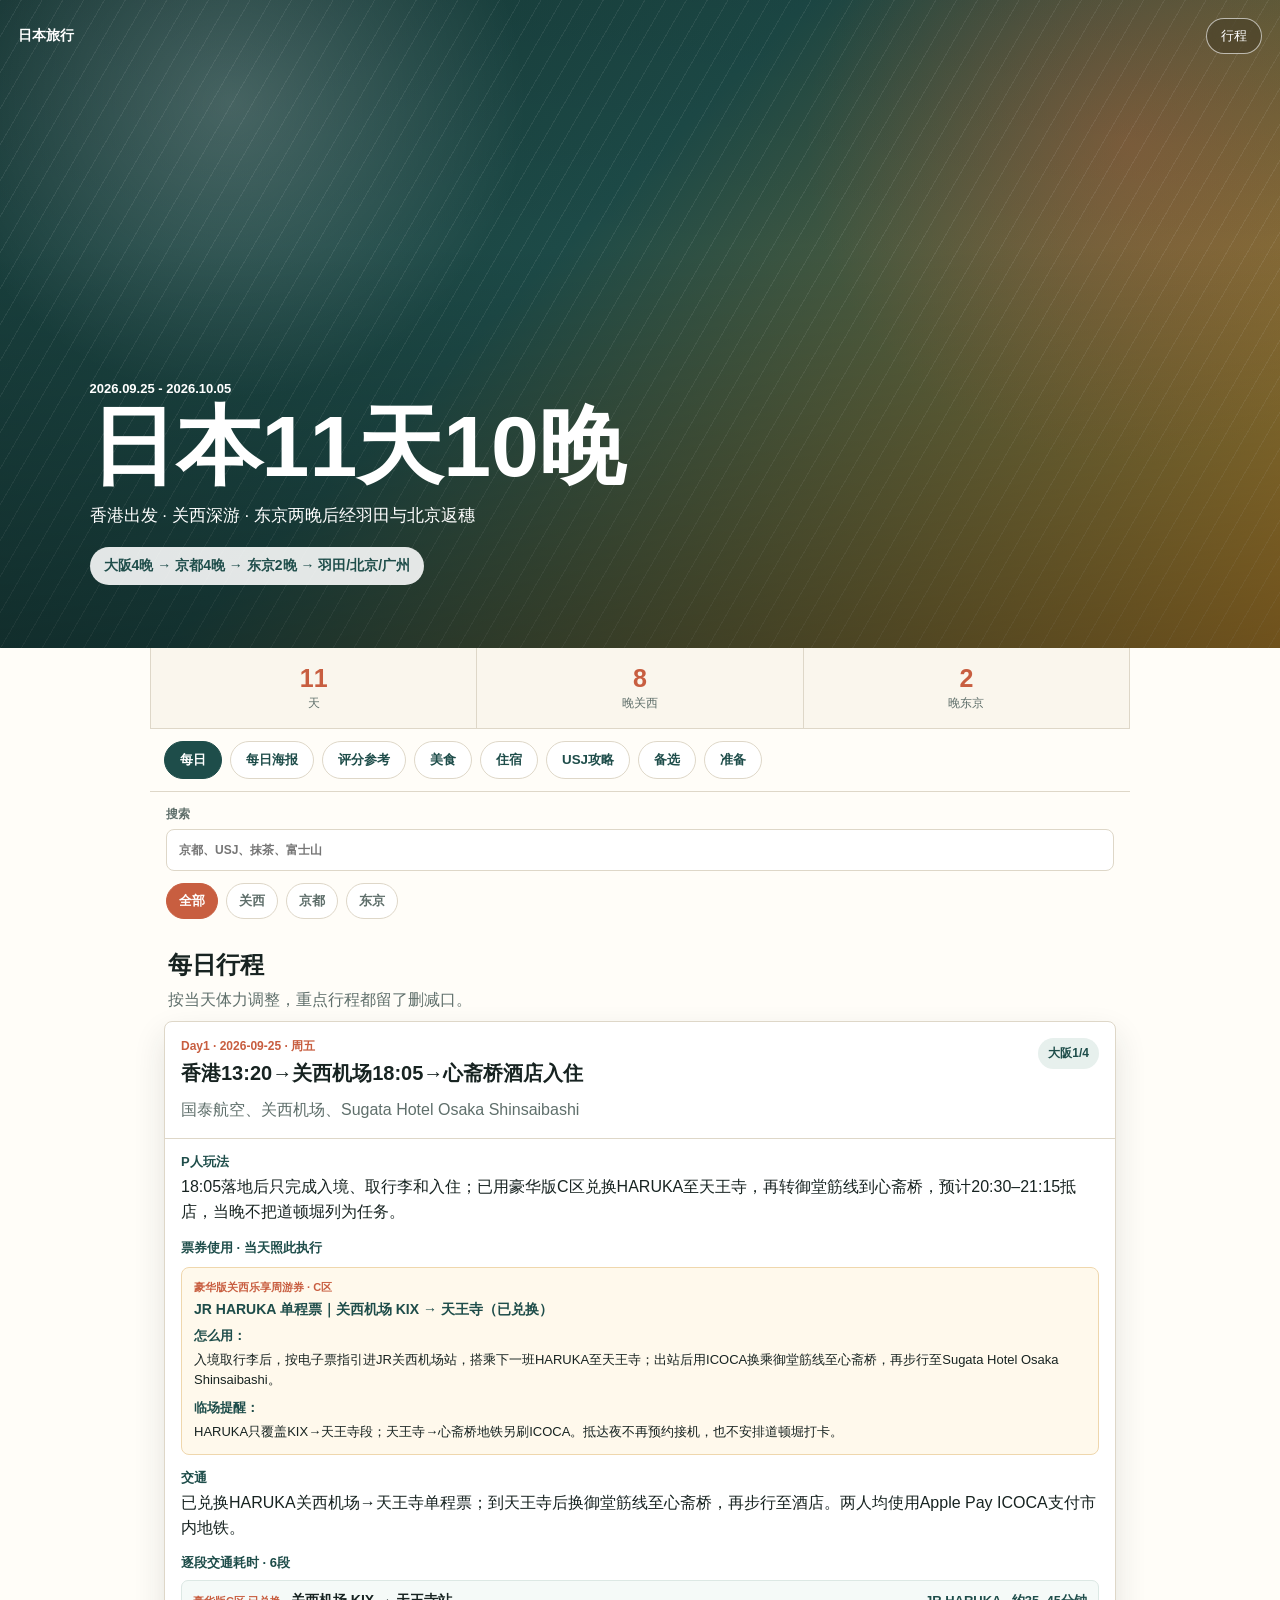
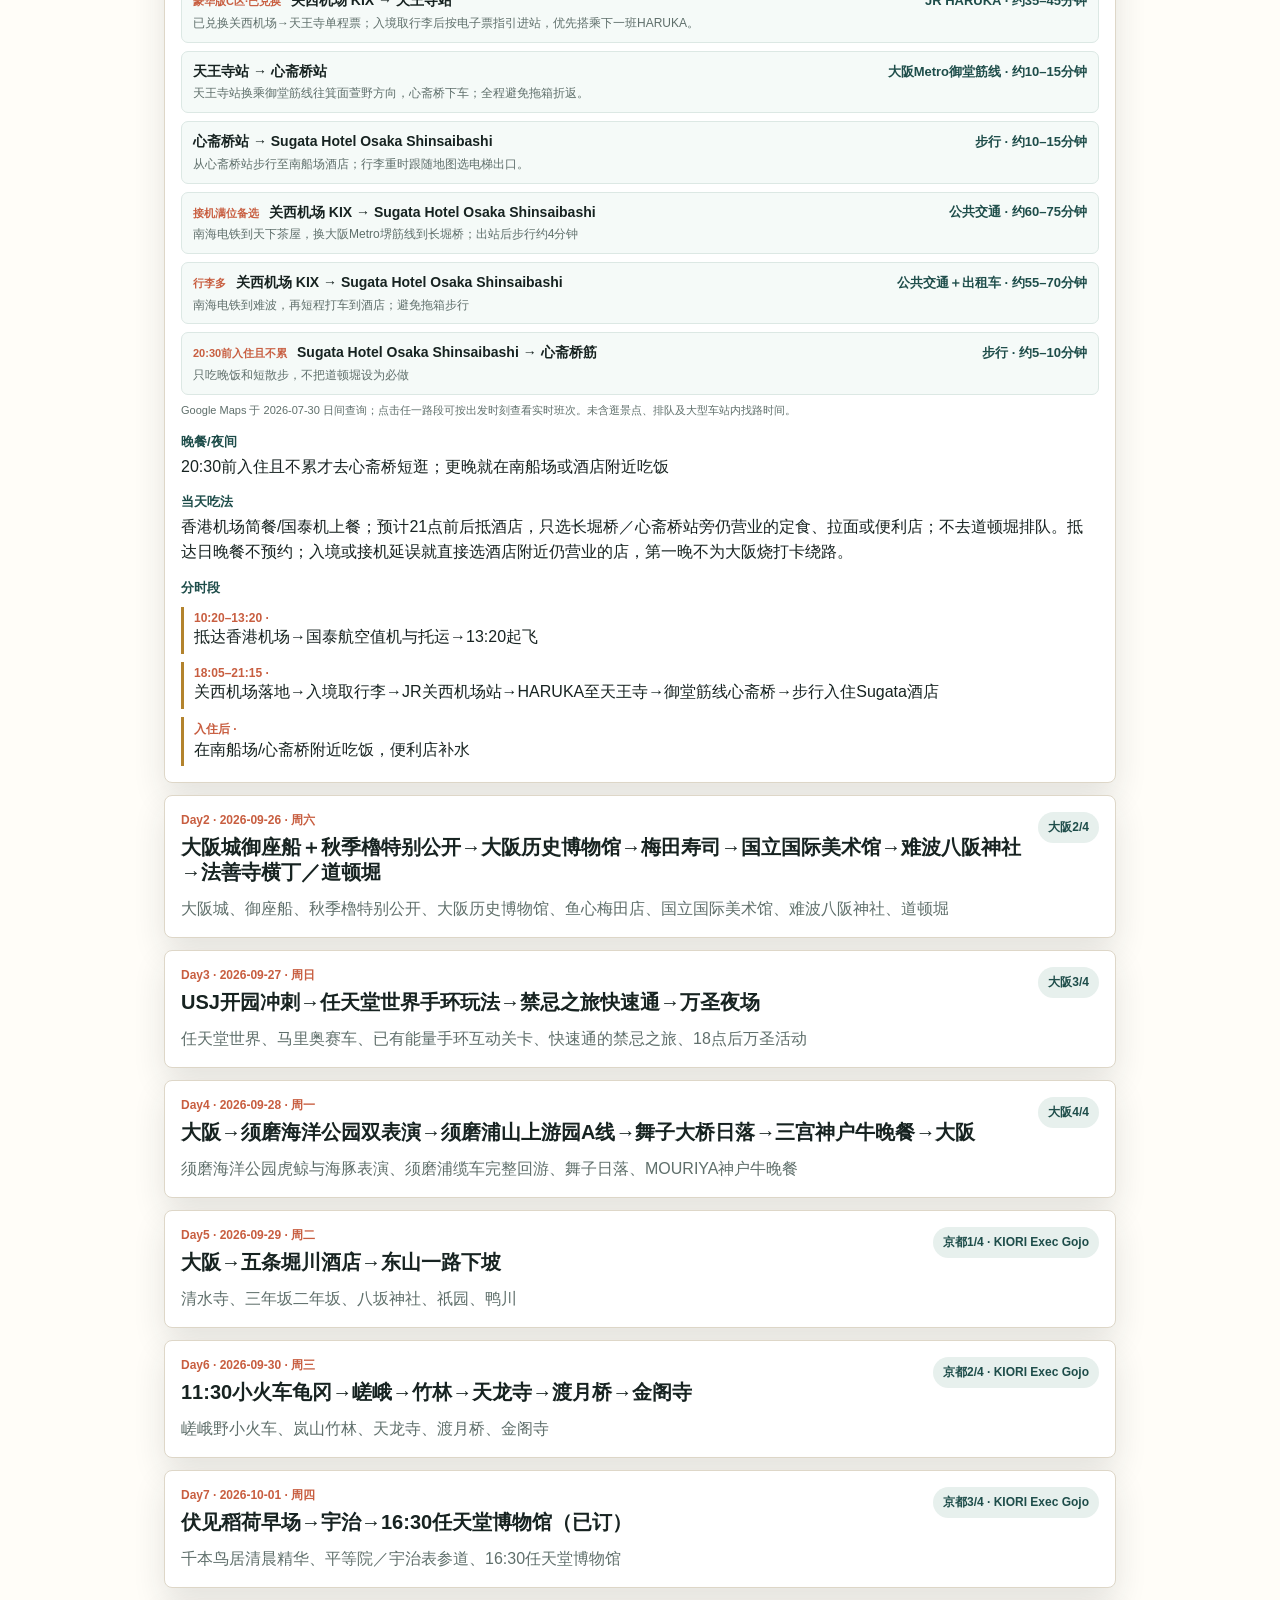
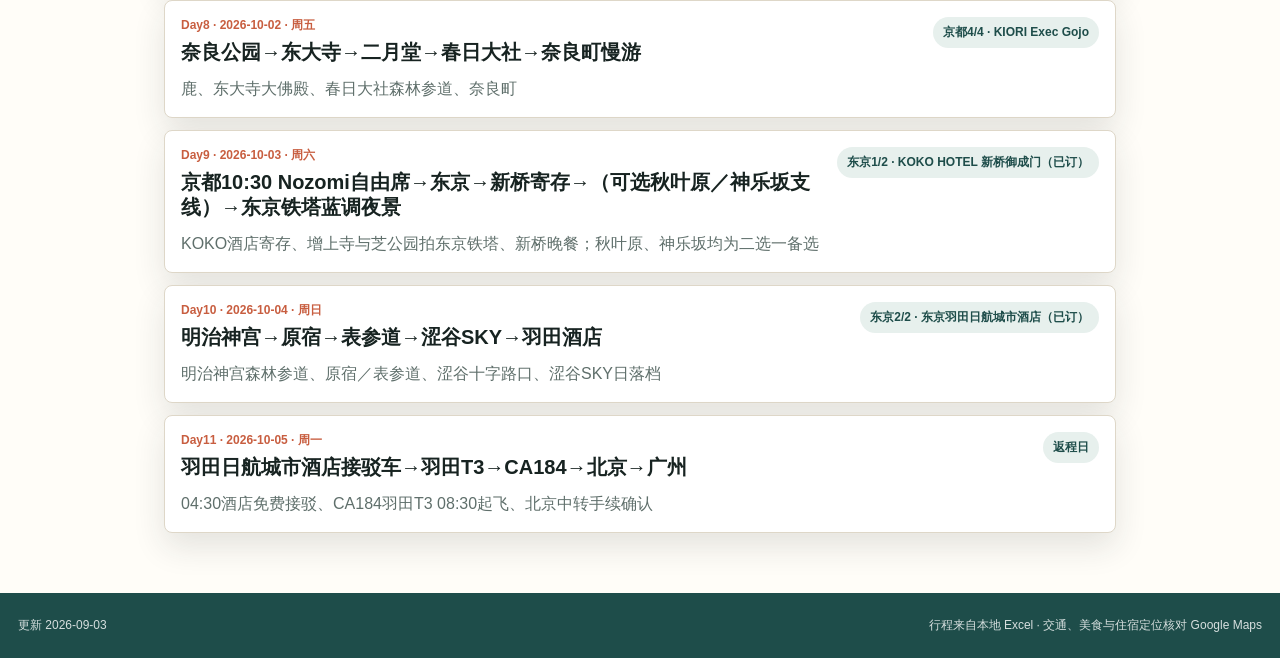
<file: index.html>
<!doctype html>
<html lang="zh-CN">
  <head>
    <meta charset="utf-8" />
    <meta name="viewport" content="width=device-width, initial-scale=1, viewport-fit=cover" />
    <meta name="theme-color" content="#1e4d4a" />
    <title>日本12天11晚旅行攻略</title>
    <style>
:root {
  color-scheme: light;
  --ink: #172321;
  --muted: #5f6f6b;
  --paper: #fffdf8;
  --band: #f2eee5;
  --line: #ded7c8;
  --green: #1e4d4a;
  --green-2: #2f6f65;
  --coral: #c85e40;
  --gold: #b3832d;
  --shadow: 0 14px 32px rgba(30, 44, 42, 0.12);
  font-family: -apple-system, BlinkMacSystemFont, "Segoe UI", "PingFang SC", "Microsoft YaHei", sans-serif;
}

* {
  box-sizing: border-box;
}

html {
  scroll-behavior: smooth;
}

body {
  margin: 0;
  background: var(--paper);
  color: var(--ink);
}

.hero {
  min-height: 88svh;
  position: relative;
  display: flex;
  flex-direction: column;
  justify-content: space-between;
  background:
    radial-gradient(circle at 18% 16%, rgba(255, 255, 255, 0.22), transparent 25%),
    radial-gradient(circle at 88% 22%, rgba(200, 94, 64, 0.35), transparent 26%),
    linear-gradient(135deg, #173b39 0%, #1e4d4a 42%, #b3832d 100%);
  isolation: isolate;
}

.hero__shade {
  position: absolute;
  inset: 0;
  background:
    linear-gradient(180deg, rgba(0, 0, 0, 0.1), rgba(0, 0, 0, 0.04) 38%, rgba(0, 0, 0, 0.38) 100%),
    repeating-linear-gradient(120deg, rgba(255, 255, 255, 0.08) 0 1px, transparent 1px 18px);
  z-index: -1;
}

.topbar {
  display: flex;
  align-items: center;
  justify-content: space-between;
  padding: max(18px, env(safe-area-inset-top)) 18px 0;
  color: #fff;
}

.brand {
  font-size: 14px;
  font-weight: 700;
}

.ghost-link {
  color: #fff;
  text-decoration: none;
  border: 1px solid rgba(255, 255, 255, 0.62);
  border-radius: 999px;
  padding: 8px 14px;
  font-size: 13px;
  background: rgba(0, 0, 0, 0.18);
  backdrop-filter: blur(10px);
}

.hero__content {
  color: #fff;
  padding: 0 20px 28px;
  max-width: 780px;
}

.eyebrow {
  margin: 0 0 10px;
  font-size: 13px;
  font-weight: 700;
}

h1 {
  margin: 0;
  font-size: clamp(42px, 13vw, 86px);
  line-height: 0.94;
  letter-spacing: 0;
  overflow-wrap: anywhere;
}

.subtitle {
  max-width: 28rem;
  margin: 16px 0 18px;
  font-size: 17px;
  line-height: 1.55;
}

.route-pill {
  display: inline-flex;
  max-width: 100%;
  padding: 10px 14px;
  border-radius: 999px;
  background: rgba(255, 255, 255, 0.88);
  color: var(--green);
  font-size: 14px;
  font-weight: 800;
}

main {
  padding-bottom: 42px;
}

.quick-band {
  display: grid;
  grid-template-columns: repeat(3, 1fr);
  gap: 1px;
  background: var(--line);
  border-bottom: 1px solid var(--line);
}

.quick-stat {
  background: #faf6ed;
  padding: 16px 10px;
  text-align: center;
}

.quick-stat strong {
  display: block;
  font-size: 25px;
  color: var(--coral);
}

.quick-stat span {
  display: block;
  margin-top: 2px;
  font-size: 12px;
  color: var(--muted);
}

.tabs {
  position: sticky;
  top: 0;
  z-index: 8;
  display: flex;
  gap: 8px;
  overflow-x: auto;
  padding: 12px 14px;
  background: rgba(255, 253, 248, 0.94);
  border-bottom: 1px solid var(--line);
  backdrop-filter: blur(18px);
}

.tab {
  flex: 0 0 auto;
  border: 1px solid var(--line);
  background: #fff;
  color: var(--green);
  border-radius: 999px;
  padding: 9px 15px;
  font-weight: 800;
}

.tab.is-active {
  color: #fff;
  background: var(--green);
  border-color: var(--green);
}

.toolbar {
  padding: 14px 16px 4px;
}

.search {
  display: grid;
  gap: 6px;
  color: var(--muted);
  font-size: 12px;
  font-weight: 800;
}

.search input {
  width: 100%;
  min-height: 42px;
  border: 1px solid var(--line);
  border-radius: 8px;
  padding: 10px 12px;
  background: #fff;
  color: var(--ink);
  font: inherit;
}

.chips {
  display: flex;
  gap: 8px;
  overflow-x: auto;
  padding: 12px 0 4px;
}

.chip {
  flex: 0 0 auto;
  border: 1px solid var(--line);
  background: #fff;
  color: var(--muted);
  border-radius: 999px;
  padding: 8px 12px;
  font-size: 13px;
  font-weight: 700;
}

.chip.is-active {
  color: #fff;
  background: var(--coral);
  border-color: var(--coral);
}

.content-view {
  display: none;
}

.content-view.is-visible {
  display: block;
}

.poster-gallery {
  display: grid;
  grid-template-columns: repeat(2, minmax(0, 1fr));
  gap: 12px;
}

.poster-card {
  display: block;
  overflow: hidden;
  border: 1px solid var(--line);
  border-radius: 16px;
  background: var(--paper);
  color: var(--ink);
  text-decoration: none;
  box-shadow: var(--shadow);
}

.poster-card:active {
  transform: scale(0.98);
}

.poster-card img {
  display: block;
  width: 100%;
  aspect-ratio: 2 / 3;
  object-fit: cover;
  background: #edf3f1;
}

.poster-card-copy {
  padding: 10px 11px 12px;
}

.poster-card-copy strong,
.poster-card-copy span {
  display: block;
}

.poster-card-copy strong {
  font-size: 15px;
}

.poster-card-copy span {
  margin-top: 3px;
  color: var(--muted);
  font-size: 12px;
  line-height: 1.4;
}

.section-head {
  padding: 22px 18px 10px;
}

.section-head h2 {
  margin: 0;
  font-size: 24px;
}

.section-head p {
  margin: 7px 0 0;
  color: var(--muted);
  line-height: 1.45;
}

.day-list,
.simple-list,
.food-groups {
  display: grid;
  gap: 12px;
  padding: 0 14px 18px;
}

.day-card,
.info-card,
.food-card {
  background: #fff;
  border: 1px solid var(--line);
  border-radius: 8px;
  box-shadow: var(--shadow);
  overflow: hidden;
}

.day-card summary {
  list-style: none;
  cursor: pointer;
  padding: 16px;
}

.day-card summary::-webkit-details-marker {
  display: none;
}

.day-top {
  display: flex;
  justify-content: space-between;
  gap: 12px;
  align-items: flex-start;
}

.day-kicker,
.tag {
  color: var(--coral);
  font-size: 12px;
  font-weight: 900;
}

.day-title {
  margin: 6px 0 0;
  font-size: 20px;
  line-height: 1.25;
}

.stay {
  color: var(--green);
  background: #e7f0ed;
  border-radius: 999px;
  padding: 7px 10px;
  font-size: 12px;
  font-weight: 800;
  white-space: nowrap;
}

.anchors {
  margin: 12px 0 0;
  color: var(--muted);
  line-height: 1.5;
}

.day-body {
  border-top: 1px solid var(--line);
  padding: 0 16px 16px;
}

.field {
  margin-top: 14px;
}

.field strong {
  display: block;
  margin-bottom: 4px;
  color: var(--green);
  font-size: 13px;
}

.field p {
  margin: 0;
  color: var(--ink);
  line-height: 1.55;
}

.detail-list {
  display: grid;
  gap: 8px;
  margin-top: 10px;
}

.attraction-list,
.pass-use-list {
  display: grid;
  gap: 10px;
  margin-top: 10px;
}

.attraction-card {
  padding: 11px;
  border: 1px solid #dce8e4;
  border-radius: 8px;
  background: #f7fbf9;
}

.attraction-card-head {
  display: flex;
  gap: 10px;
  align-items: flex-start;
  justify-content: space-between;
}

.attraction-card h4,
.pass-use-card h4 {
  margin: 0;
  color: var(--green);
  font-size: 14px;
  line-height: 1.45;
}

.attraction-card-head span {
  flex: 0 0 auto;
  padding: 3px 6px;
  border-radius: 999px;
  background: #f4efe4;
  color: var(--muted);
  font-size: 11px;
  font-weight: 800;
}

.attraction-card p,
.pass-use-card p {
  margin: 7px 0 0;
  color: var(--ink);
  font-size: 13px;
  line-height: 1.55;
}

.attraction-card .attraction-card-tip {
  color: var(--muted);
}

.attraction-card-tip strong,
.pass-use-card p strong {
  color: var(--green);
}

.pass-use-card {
  padding: 12px;
  border: 1px solid #efd7ad;
  border-radius: 8px;
  background: #fff9ec;
}

.pass-use-kicker {
  margin-bottom: 4px;
  color: var(--coral);
  font-size: 11px;
  font-weight: 900;
}

.route-list {
  display: grid;
  gap: 8px;
  margin-top: 8px;
}

.route-row {
  display: grid;
  grid-template-columns: minmax(0, 1fr) auto;
  gap: 4px 10px;
  align-items: center;
  padding: 10px 11px;
  border: 1px solid #dce8e4;
  border-radius: 7px;
  background: #f5faf8;
  color: var(--ink);
  text-decoration: none;
}

.route-row:active {
  background: #e7f0ed;
}

.route-option {
  display: inline-block;
  margin-right: 6px;
  color: var(--coral);
  font-size: 11px;
  font-weight: 900;
}

.route-points {
  min-width: 0;
  font-size: 14px;
  font-weight: 800;
  line-height: 1.4;
}

.route-time {
  color: var(--green);
  font-size: 13px;
  font-weight: 900;
  white-space: nowrap;
}

.route-note {
  grid-column: 1 / -1;
  color: var(--muted);
  font-size: 12px;
  line-height: 1.4;
}

.route-source {
  margin-top: 8px;
  color: var(--muted);
  font-size: 11px;
  line-height: 1.45;
}

.detail-row {
  border-left: 3px solid var(--gold);
  padding: 4px 0 4px 10px;
}

.info-card,
.food-card {
  padding: 15px;
}

.info-card h3,
.food-card h3 {
  margin: 0 0 8px;
  font-size: 17px;
  line-height: 1.35;
}

.meta {
  display: flex;
  flex-wrap: wrap;
  gap: 6px;
  margin-bottom: 10px;
}

.meta span {
  border-radius: 999px;
  padding: 5px 8px;
  background: #f4efe4;
  color: var(--muted);
  font-size: 12px;
  font-weight: 700;
}

.food-region {
  padding: 14px 4px 0;
  color: var(--green);
  font-size: 18px;
}

.section-eyebrow {
  margin: 0 0 7px;
  color: var(--coral);
  font-size: 11px;
  font-weight: 900;
  letter-spacing: 0.11em;
}

.food-couple-guide {
  display: grid;
  gap: 14px;
  padding: 0 14px 22px;
}

.food-planning-guide {
  display: grid;
  gap: 12px;
  padding: 0 14px 18px;
}

.food-planning-card {
  background: linear-gradient(135deg, #fffdf7 0%, #f5fbf8 100%);
  border: 1px solid #cfe1d9;
  border-radius: 14px;
  box-shadow: var(--shadow);
  padding: 15px;
}

.food-planning-card h3 {
  margin: 8px 0;
  color: var(--green);
  font-size: 18px;
  line-height: 1.35;
}

.food-planning-card > p {
  margin: 0;
  color: var(--ink);
  line-height: 1.6;
}

.food-planning-points {
  display: grid;
  gap: 7px;
  margin: 12px 0;
  padding: 0;
  list-style: none;
}

.food-planning-points li {
  position: relative;
  padding-left: 15px;
  color: var(--muted);
  font-size: 13px;
  line-height: 1.55;
}

.food-planning-points li::before {
  content: "";
  position: absolute;
  top: 8px;
  left: 0;
  width: 6px;
  height: 6px;
  border-radius: 50%;
  background: var(--coral);
}

.food-planning-links {
  display: flex;
  flex-wrap: wrap;
  gap: 8px;
}

.food-planning-links a {
  border-radius: 999px;
  padding: 6px 9px;
  background: #fff;
  border: 1px solid #b7d8ca;
  color: var(--green);
  font-size: 12px;
  font-weight: 800;
  text-decoration: none;
}

.food-visual-strip {
  display: grid;
  grid-template-columns: repeat(2, minmax(0, 1fr));
  gap: 10px;
}

.food-visual {
  position: relative;
  min-height: 224px;
  border-radius: 14px;
  overflow: hidden;
  background: var(--green);
  box-shadow: var(--shadow);
}

.food-visual img {
  width: 100%;
  height: 100%;
  position: absolute;
  inset: 0;
  object-fit: cover;
}

.food-visual::after {
  content: "";
  position: absolute;
  inset: 0;
  background: linear-gradient(180deg, rgba(8, 21, 18, 0.04) 25%, rgba(8, 21, 18, 0.8));
}

.food-visual-copy {
  position: absolute;
  right: 12px;
  bottom: 12px;
  left: 12px;
  z-index: 1;
  color: #fff;
}

.food-visual-copy span {
  display: block;
  font-size: 11px;
  font-weight: 900;
  letter-spacing: 0.1em;
}

.food-visual-copy strong {
  display: block;
  margin-top: 3px;
  font-size: 18px;
}

.food-visual-copy p {
  margin: 4px 0 0;
  font-size: 12px;
  line-height: 1.45;
}

.food-rules {
  display: grid;
  grid-template-columns: repeat(3, minmax(0, 1fr));
  gap: 1px;
  overflow: hidden;
  border: 1px solid #eadfca;
  border-radius: 12px;
  background: #eadfca;
}

.food-rule {
  padding: 11px 9px;
  background: #fffaf0;
}

.food-rule strong,
.food-rule span {
  display: block;
}

.food-rule strong {
  color: var(--green);
  font-size: 15px;
}

.food-rule span {
  margin-top: 3px;
  color: var(--muted);
  font-size: 11px;
  line-height: 1.35;
}

.food-day-rail {
  display: grid;
  grid-auto-flow: column;
  grid-auto-columns: minmax(275px, 84%);
  gap: 10px;
  overflow-x: auto;
  padding: 1px 1px 6px;
  scroll-snap-type: x mandatory;
}

.food-day-card {
  scroll-snap-align: start;
  padding: 15px;
  border: 1px solid var(--line);
  border-radius: 12px;
  background: #fff;
  box-shadow: 0 8px 20px rgba(30, 44, 42, 0.08);
}

.food-day-card--highlight {
  border-color: #dfbf85;
  background: #fffaf0;
}

.food-day-top {
  display: flex;
  align-items: center;
  justify-content: space-between;
  gap: 8px;
}

.food-day-card h3 {
  margin: 8px 0 10px;
  color: var(--green);
  font-size: 18px;
  line-height: 1.35;
}

.food-day-card p {
  margin: 8px 0 0;
  color: var(--ink);
  font-size: 13px;
  line-height: 1.55;
}

.food-day-card p strong {
  color: var(--green);
}

.food-directory-head {
  display: flex;
  align-items: end;
  justify-content: space-between;
  gap: 16px;
  margin: 2px 14px 12px;
  padding-top: 20px;
  border-top: 1px solid var(--line);
}

.food-directory-head h3 {
  margin: 0;
  color: var(--green);
  font-size: 21px;
}

.food-directory-head > p {
  max-width: 12rem;
  margin: 0;
  color: var(--muted);
  font-size: 12px;
  line-height: 1.4;
  text-align: right;
}

.food-groups {
  gap: 18px;
}

.food-region-block {
  display: grid;
  gap: 9px;
}

.food-region {
  padding: 0 4px;
  color: var(--green);
  font-size: 18px;
}

.food-region-note {
  margin: -4px 4px 0;
  color: var(--muted);
  font-size: 12px;
}

.food-region-list {
  display: grid;
  gap: 9px;
}

.food-card {
  padding: 0;
  border-radius: 12px;
}

.food-card summary {
  list-style: none;
  cursor: pointer;
  padding: 14px;
}

.food-card summary::-webkit-details-marker {
  display: none;
}

.food-card[open] summary {
  border-bottom: 1px solid var(--line);
}

.food-card-title {
  display: flex;
  align-items: flex-start;
  justify-content: space-between;
  gap: 12px;
}

.food-card-title h3 {
  margin: 8px 0 0;
  color: var(--ink);
  font-size: 16px;
  line-height: 1.45;
}

.food-card-chevron {
  flex: 0 0 auto;
  color: var(--green);
  font-size: 18px;
  line-height: 1;
  transition: transform 0.2s ease;
}

.food-card[open] .food-card-chevron {
  transform: rotate(180deg);
}

.food-card-body {
  padding: 0 14px 14px;
}

.food-map-links {
  display: flex;
  flex-wrap: wrap;
  gap: 7px;
  margin: 10px 0 2px;
}

.food-map-link {
  display: inline-flex;
  align-items: center;
  gap: 4px;
  max-width: 100%;
  padding: 7px 9px;
  border: 1px solid #cddfda;
  border-radius: 999px;
  background: #edf6f3;
  color: var(--green);
  font-size: 12px;
  font-weight: 850;
  line-height: 1.3;
  text-decoration: none;
}

.food-map-link:active {
  background: #dcebe7;
}

.food-map-note {
  width: 100%;
  color: var(--muted);
  font-size: 11px;
  line-height: 1.4;
}

.hotel-list {
  display: grid;
  gap: 9px;
  margin-top: 9px;
}

.hotel-pick {
  padding: 11px;
  border: 1px solid #dce8e4;
  border-radius: 7px;
  background: #f7faf9;
}

.hotel-top {
  display: flex;
  justify-content: space-between;
  gap: 8px;
  align-items: flex-start;
}

.hotel-name {
  margin: 0;
  font-size: 14px;
  line-height: 1.4;
}

.hotel-budget {
  flex: 0 0 auto;
  padding: 4px 7px;
  border-radius: 999px;
  background: #f4efe4;
  color: var(--muted);
  font-size: 11px;
  font-weight: 800;
}

.hotel-area {
  margin-top: 3px;
  color: var(--coral);
  font-size: 11px;
  font-weight: 900;
}

.hotel-reason {
  margin: 7px 0 0;
  color: var(--ink);
  font-size: 12px;
  line-height: 1.5;
}

.hotel-actions {
  display: flex;
  flex-wrap: wrap;
  gap: 7px;
  margin-top: 9px;
}

.hotel-link {
  display: inline-flex;
  align-items: center;
  padding: 7px 9px;
  border: 1px solid #cddfda;
  border-radius: 999px;
  background: #fff;
  color: var(--green);
  font-size: 12px;
  font-weight: 850;
  text-decoration: none;
}

.hotel-link--route {
  border-color: var(--green);
  background: var(--green);
  color: #fff;
}

.hotel-location-note {
  margin-top: 9px;
  color: var(--muted);
  font-size: 11px;
  line-height: 1.45;
}

.usj-guide {
  display: grid;
  gap: 14px;
  padding: 0 14px 22px;
}

.usj-hero-card,
.usj-section,
.usj-date-card,
.usj-strategy-card,
.usj-pass-card,
.usj-single-card {
  border: 1px solid var(--line);
  border-radius: 8px;
  background: #fff;
  box-shadow: var(--shadow);
}

.usj-hero-card {
  padding: 16px;
  color: #fff;
  background: linear-gradient(135deg, #c85e40 0%, #8f2f34 50%, #3b1e32 100%);
  border: 0;
}

.usj-hero-card h3,
.usj-section h3 {
  margin: 0;
}

.usj-hero-card p {
  margin: 8px 0 0;
  line-height: 1.55;
}

.usj-hero-card .usj-small-note {
  color: rgba(255, 255, 255, 0.82);
}

.usj-priority-card {
  overflow: hidden;
  border: 0;
  border-radius: 12px;
  background: linear-gradient(145deg, #3c1b54 0%, #71296f 58%, #c45d52 100%);
  color: #fff;
  box-shadow: 0 12px 26px rgba(79, 27, 89, 0.26);
}

.usj-priority-head {
  padding: 17px 16px 14px;
  border-bottom: 1px solid rgba(255, 255, 255, 0.22);
}

.usj-priority-kicker {
  display: inline-block;
  padding: 4px 8px;
  border-radius: 999px;
  background: #f5cb59;
  color: #4a2044;
  font-size: 11px;
  font-weight: 900;
}

.usj-priority-head h3 {
  margin: 9px 0 0;
  font-size: 18px;
  line-height: 1.35;
}

.usj-priority-head p {
  margin: 7px 0 0;
  color: rgba(255, 255, 255, 0.86);
  font-size: 12px;
  line-height: 1.55;
}

.usj-priority-block {
  padding: 14px 16px;
}

.usj-priority-block + .usj-priority-block {
  border-top: 1px solid rgba(255, 255, 255, 0.18);
}

.usj-priority-block h4 {
  margin: 0 0 9px;
  font-size: 13px;
}

.usj-priority-list {
  display: grid;
  gap: 7px;
  margin: 0;
  padding: 0;
  list-style: none;
  font-size: 12px;
  line-height: 1.5;
}

.usj-priority-list li {
  position: relative;
  padding-left: 16px;
}

.usj-priority-list li::before {
  position: absolute;
  top: 0.52em;
  left: 1px;
  width: 7px;
  height: 7px;
  border-radius: 50%;
  background: #f5cb59;
  content: "";
}

.usj-priority-timeline {
  display: grid;
  gap: 9px;
}

.usj-priority-step {
  padding: 10px;
  border-radius: 8px;
  background: rgba(255, 255, 255, 0.13);
}

.usj-priority-step time {
  display: block;
  margin-bottom: 4px;
  color: #f8d972;
  font-size: 11px;
  font-weight: 900;
}

.usj-priority-step p {
  margin: 0;
  font-size: 12px;
  line-height: 1.5;
}

.usj-priority-step p + p {
  margin-top: 5px;
  color: rgba(255, 255, 255, 0.84);
}

.usj-priority-step strong {
  color: #fff2b8;
}

.usj-section {
  padding: 15px;
}

.usj-section-head {
  display: flex;
  justify-content: space-between;
  gap: 12px;
  align-items: baseline;
  margin-bottom: 11px;
}

.usj-section-head span,
.usj-small-note {
  color: var(--muted);
  font-size: 11px;
  line-height: 1.45;
}

.usj-date-grid,
.usj-strategy-grid,
.usj-pass-grid,
.usj-single-grid {
  display: grid;
  gap: 9px;
}

.usj-date-card,
.usj-strategy-card,
.usj-pass-card,
.usj-single-card {
  padding: 12px;
  box-shadow: none;
  background: #f9fbfa;
}

.usj-date-card.is-primary {
  border-color: var(--coral);
  background: #fff8f5;
}

.usj-date-top,
.usj-attraction-top {
  display: flex;
  justify-content: space-between;
  gap: 10px;
  align-items: flex-start;
}

.usj-date-top h4,
.usj-strategy-card h4,
.usj-pass-card h4,
.usj-single-card h4 {
  margin: 0;
  font-size: 15px;
}

.usj-status,
.usj-wait,
.usj-decision,
.usj-single-status {
  flex: 0 0 auto;
  border-radius: 999px;
  padding: 5px 8px;
  font-size: 11px;
  font-weight: 900;
}

.usj-status,
.usj-decision {
  color: #fff;
  background: var(--coral);
}

.usj-wait {
  color: var(--green);
  background: #e7f0ed;
  white-space: nowrap;
}

.usj-date-meta,
.usj-strategy-meta {
  display: grid;
  gap: 5px;
  margin-top: 9px;
  color: var(--muted);
  font-size: 12px;
  line-height: 1.45;
}

.usj-attraction-list,
.usj-halloween-list,
.usj-source-list {
  display: grid;
  gap: 8px;
}

.usj-attraction {
  border: 1px solid #dce8e4;
  border-radius: 8px;
  overflow: hidden;
  background: #fff;
}

.usj-attraction-image {
  display: block;
  width: 100%;
  aspect-ratio: 7 / 3;
  object-fit: cover;
  background: #e7efec;
  border-bottom: 1px solid var(--line);
}

.usj-attraction summary {
  list-style: none;
  cursor: pointer;
  padding: 12px;
}

.usj-attraction summary::-webkit-details-marker {
  display: none;
}

.usj-attraction-title {
  min-width: 0;
}

.usj-attraction-title h4 {
  margin: 0;
  font-size: 15px;
  line-height: 1.35;
}

.usj-attraction-title p {
  margin: 3px 0 0;
  color: var(--muted);
  font-size: 11px;
}

.usj-rating {
  margin-top: 8px;
  color: var(--gold);
  font-size: 13px;
  letter-spacing: 1px;
}

.usj-attraction-body {
  padding: 0 12px 12px;
  border-top: 1px solid var(--line);
}

.usj-official-link,
.usj-official-map-link {
  display: inline-flex;
  align-items: center;
  justify-content: center;
  min-height: 38px;
  margin-top: 10px;
  padding: 8px 12px;
  border: 1px solid var(--green);
  border-radius: 999px;
  color: var(--green);
  background: #fff;
  font-size: 12px;
  font-weight: 850;
  text-decoration: none;
}

.usj-halloween-item {
  display: grid;
  grid-template-columns: minmax(112px, 34%) 1fr;
  gap: 11px;
  padding: 0;
  border-left: 4px solid #8f2f34;
  border-radius: 0 7px 7px 0;
  background: #fbf5f6;
  overflow: hidden;
}

.usj-halloween-item > img {
  width: 100%;
  height: 100%;
  min-height: 128px;
  object-fit: cover;
}

.usj-halloween-copy {
  padding: 11px 11px 11px 0;
}

.usj-halloween-item h4 {
  margin: 0;
  font-size: 14px;
}

.usj-halloween-item p {
  margin: 5px 0 0;
  font-size: 12px;
  line-height: 1.5;
}

.usj-halloween-item a {
  display: inline-block;
  margin-top: 7px;
  color: #8f2f34;
  font-size: 11px;
  font-weight: 850;
  text-decoration: none;
}

.usj-map-scroll {
  overflow-x: auto;
  overscroll-behavior-inline: contain;
  padding: 4px 0 8px;
  scrollbar-width: thin;
}

.usj-route-map {
  display: block;
  width: 100%;
  min-width: 760px;
  height: auto;
}

.usj-map-zone rect {
  fill: rgba(255, 255, 255, 0.9);
  stroke: #8db4a8;
  stroke-width: 3;
}

.usj-map-zone text {
  fill: #244b42;
  text-anchor: middle;
  font-size: 16px;
  font-weight: 800;
}

.usj-map-zone text + text {
  fill: #607a73;
  font-size: 12px;
  font-weight: 650;
}

.usj-map-zone--nintendo rect {
  fill: #fff3c6;
  stroke: #d59b22;
}

.usj-map-zone--harry rect {
  fill: #eae6f5;
  stroke: #796c9e;
}

.usj-map-zone--minion rect {
  fill: #fff7b7;
  stroke: #d4a900;
}

.usj-map-zone--hollywood rect {
  fill: #fbe7e1;
  stroke: #d26b51;
}

.usj-map-entrance path {
  fill: #274f46;
}

.usj-map-entrance text {
  fill: #274f46;
  text-anchor: middle;
  font-size: 13px;
  font-weight: 900;
}

.usj-map-route-line {
  fill: none;
  stroke: #d65f42;
  stroke-width: 8;
  stroke-linecap: round;
  stroke-linejoin: round;
  stroke-dasharray: 3 15;
  opacity: 0.92;
}

.usj-map-marker circle {
  fill: #d65f42;
  stroke: #fff;
  stroke-width: 4;
}

.usj-map-marker text {
  fill: #fff;
  text-anchor: middle;
  font-size: 13px;
  font-weight: 950;
}

.usj-map-legend {
  display: flex;
  flex-wrap: wrap;
  gap: 8px 14px;
  margin-top: 7px;
  color: var(--muted);
  font-size: 11px;
}

.usj-map-legend span {
  display: inline-flex;
  align-items: center;
  gap: 6px;
}

.usj-legend-line {
  width: 24px;
  border-top: 3px dashed #d65f42;
}

.usj-legend-dot {
  width: 12px;
  height: 12px;
  border-radius: 50%;
  background: #d65f42;
  box-shadow: 0 0 0 2px #fff, 0 0 0 3px #d65f42;
}

.usj-official-map-link {
  width: 100%;
  color: #fff;
  background: var(--green);
}

.usj-route-assumption {
  padding: 12px;
  border: 1px solid #e7c981;
  border-radius: 8px;
  background: #fff8e9;
}

.usj-route-assumption > strong {
  display: block;
  color: #7a4f13;
  font-size: 14px;
}

.usj-route-assumption p {
  margin: 6px 0 0;
  color: #765b24;
  font-size: 11px;
  line-height: 1.5;
}

.usj-route-timeline {
  position: relative;
  display: grid;
  gap: 10px;
  margin-top: 13px;
}

.usj-route-timeline::before {
  content: "";
  position: absolute;
  top: 18px;
  bottom: 18px;
  left: 17px;
  width: 3px;
  background: linear-gradient(#d65f42, #2e675a);
}

.usj-route-step {
  position: relative;
  display: grid;
  grid-template-columns: 36px minmax(0, 1fr);
  gap: 10px;
}

.usj-route-step-marker {
  z-index: 1;
  display: grid;
  place-items: center;
  width: 36px;
  height: 36px;
  border: 3px solid #fff;
  border-radius: 50%;
  color: #fff;
  background: #d65f42;
  box-shadow: 0 0 0 1px #d65f42;
  font-size: 13px;
  font-weight: 950;
}

.usj-route-step-content {
  min-width: 0;
  padding: 11px;
  border: 1px solid #dce8e4;
  border-radius: 8px;
  background: #fbfdfc;
}

.usj-route-step-head {
  display: flex;
  justify-content: space-between;
  gap: 10px;
  align-items: flex-start;
}

.usj-route-step-head span {
  color: #c1553c;
  font-size: 11px;
  font-weight: 900;
}

.usj-route-step-head h4 {
  margin: 3px 0 0;
  font-size: 14px;
  line-height: 1.4;
}

.usj-route-step-head em {
  flex: 0 0 auto;
  padding: 4px 7px;
  border-radius: 999px;
  color: var(--green);
  background: #e7f0ed;
  font-size: 10px;
  font-style: normal;
  font-weight: 850;
}

.usj-route-facts {
  display: grid;
  gap: 4px;
  margin-top: 8px;
  padding: 8px;
  border-radius: 6px;
  background: #f0f6f4;
  color: var(--muted);
  font-size: 11px;
  line-height: 1.45;
}

.usj-strategy-card.is-recommended {
  border-color: var(--green);
  background: #f2f8f6;
}

.usj-pass-card.is-recommended {
  border-color: var(--coral);
  background: #fff8f5;
}

.usj-pass-projects {
  margin: 10px 0 0;
  padding-left: 21px;
  font-size: 12px;
  line-height: 1.55;
}

.usj-pass-projects li + li {
  margin-top: 3px;
}

.usj-single-card p {
  margin: 7px 0 0;
  color: var(--muted);
  font-size: 12px;
  line-height: 1.55;
}

.usj-single-status {
  color: var(--green);
  background: #e7f0ed;
  white-space: nowrap;
}

.usj-single-rules {
  margin-top: 12px;
  padding-top: 12px;
  border-top: 1px dashed var(--line);
}

.usj-inline-note {
  margin: 11px 0 0;
  padding: 9px 10px;
  border-radius: 7px;
  background: #fff8e9;
  color: #765b24;
  font-size: 11px;
  line-height: 1.5;
}

.usj-closure-list {
  margin: 0;
  padding-left: 19px;
  color: var(--ink);
  font-size: 12px;
  line-height: 1.55;
}

.usj-closure-list li + li {
  margin-top: 6px;
}

.usj-source-link {
  display: flex;
  justify-content: space-between;
  gap: 10px;
  padding: 10px 11px;
  border: 1px solid #cddfda;
  border-radius: 7px;
  background: #f5faf8;
  color: var(--green);
  font-size: 12px;
  font-weight: 850;
  text-decoration: none;
}

.usj-source-link::after {
  content: "打开 ↗";
  flex: 0 0 auto;
}

footer {
  display: flex;
  justify-content: space-between;
  gap: 12px;
  padding: 24px 18px calc(24px + env(safe-area-inset-bottom));
  background: var(--green);
  color: rgba(255, 255, 255, 0.82);
  font-size: 12px;
}

@media (min-width: 760px) {
  .hero {
    min-height: 72vh;
  }

  .hero__content {
    padding-left: 7vw;
    padding-bottom: 7vh;
  }

  main {
    max-width: 980px;
    margin: 0 auto;
  }

  .quick-band {
    border-left: 1px solid var(--line);
    border-right: 1px solid var(--line);
  }

  .day-list,
  .simple-list,
  .food-groups,
  .usj-date-grid,
  .usj-strategy-grid {
    grid-template-columns: repeat(2, minmax(0, 1fr));
  }

  .day-list {
    grid-template-columns: 1fr;
  }
}

    </style>
  </head>
  <body>
    <header class="hero" id="hero">
      <div class="hero__shade"></div>
      <nav class="topbar">
        <span class="brand">日本旅行</span>
        <a class="ghost-link" href="#today">行程</a>
      </nav>
      <section class="hero__content">
        <p class="eyebrow" id="tripDates"></p>
        <h1 id="tripTitle"></h1>
        <p class="subtitle" id="tripSubtitle"></p>
        <div class="route-pill" id="tripRoute"></div>
      </section>
    </header>

    <main>
      <section class="quick-band" aria-label="旅行摘要">
        <div class="quick-stat">
          <strong>11</strong>
          <span>天</span>
        </div>
        <div class="quick-stat">
          <strong>8</strong>
          <span>晚关西</span>
        </div>
        <div class="quick-stat">
          <strong>2</strong>
          <span>晚东京</span>
        </div>
      </section>

      <div class="tabs" role="tablist" aria-label="攻略分类">
        <button class="tab is-active" data-view="days" type="button">每日</button>
        <button class="tab" data-view="posters" type="button">每日海报</button>
        <button class="tab" data-view="review" type="button">评分参考</button>
        <button class="tab" data-view="food" type="button">美食</button>
        <button class="tab" data-view="lodging" type="button">住宿</button>
        <button class="tab" data-view="usj" type="button">USJ攻略</button>
        <button class="tab" data-view="planb" type="button">备选</button>
        <button class="tab" data-view="prep" type="button">准备</button>
      </div>

      <section class="toolbar" id="dayToolbar">
        <label class="search">
          <span>搜索</span>
          <input id="searchInput" type="search" placeholder="京都、USJ、抹茶、富士山" />
        </label>
        <div class="chips" id="cityChips"></div>
      </section>

      <section class="content-view is-visible" id="daysView">
        <div class="section-head" id="today">
          <h2>每日行程</h2>
          <p>按当天体力调整，重点行程都留了删减口。</p>
        </div>
        <div class="day-list" id="dayList"></div>
      </section>

      <section class="content-view" id="postersView">
        <div class="section-head">
          <p class="section-eyebrow">DAILY POSTERS</p>
          <h2>每日行程海报</h2>
          <p>点击海报查看原图；路线图按当天真实方向绘制，实际换乘仍以 Google Maps 为准。</p>
        </div>
        <div class="poster-gallery" id="posterGallery"></div>
      </section>

      <section class="content-view" id="reviewView">
        <div class="section-head">
          <p class="section-eyebrow">TRIP REVIEW</p>
          <h2>评分参考与体验取舍</h2>
          <p>按情侣偏好评估每日与景点：景点价值、出片度、互动性、轻松度，以及可能重复的体验。</p>
        </div>
        <div id="reviewGuide"></div>
      </section>

      <section class="content-view" id="foodView">
        <div class="section-head">
          <p class="section-eyebrow">COUPLE FOOD GUIDE</p>
          <h2>两个人的美食与出片计划</h2>
          <p>先按当天动线决定吃什么，再按地区挑店。每晚只留一顿主角餐，排队超过阈值就切换备选。</p>
        </div>
        <div class="food-planning-guide" id="foodPlanningGuide"></div>
        <div class="food-couple-guide" id="foodCoupleGuide"></div>
        <div class="food-directory-head">
          <div>
            <p class="section-eyebrow">RESTAURANT DIRECTORY</p>
            <h3>按地区找店</h3>
          </div>
          <p>展开卡片查看点单、排队和地图。</p>
        </div>
        <div class="food-groups" id="foodGroups"></div>
      </section>

      <section class="content-view" id="lodgingView">
        <div class="section-head">
          <h2>住宿推荐</h2>
          <p>按人民币每晚约300–500元筛选；每家都能查看定位，或从你当前所在位置直接规划路线。</p>
        </div>
        <div class="simple-list" id="lodgingList"></div>
      </section>

      <section class="content-view" id="usjView">
        <div class="section-head">
          <h2>USJ项目与排队攻略</h2>
          <p>为9月27日整理：官方项目与活动规则＋2026历史数据估算。临出发前点击底部官方入口复核。</p>
        </div>
        <div class="usj-guide" id="usjGuide"></div>
      </section>

      <section class="content-view" id="planbView">
        <div class="section-head">
          <h2>备选方案</h2>
          <p>晚点、下雨、人多、富士山看不见时用。</p>
        </div>
        <div class="simple-list" id="planbList"></div>
      </section>

      <section class="content-view" id="prepView">
        <div class="section-head">
          <h2>准备清单</h2>
          <p>预约、交通、证件和行李放在这里。</p>
        </div>
        <div class="simple-list" id="transportList"></div>
        <div class="simple-list" id="checkList"></div>
      </section>
    </main>

    <footer>
      <span id="updatedAt"></span>
      <span>行程来自本地 Excel · 交通、美食与住宿定位核对 Google Maps</span>
    </footer>

    <script>
window.TRIP_DATA = {
  "trip": {
    "title": "日本11天10晚",
    "subtitle": "香港出发 · 关西深游 · 东京两晚后经羽田与北京返穗",
    "dates": "2026.09.25 - 2026.10.05",
    "route": "大阪4晚 → 京都4晚 → 东京2晚 → 羽田/北京/广州"
  },
  "days": [
    {
      "天数": "Day1",
      "日期": "2026-09-25",
      "星期": "周五",
      "入住": "大阪1/4",
      "主线": "香港13:20→关西机场18:05→心斋桥酒店入住",
      "必去锚点": "国泰航空、关西机场、Sugata Hotel Osaka Shinsaibashi",
      "P人友好玩法": "18:05落地后只完成入境、取行李和入住；已用豪华版C区兑换HARUKA至天王寺，再转御堂筋线到心斋桥，预计20:30–21:15抵店，当晚不把道顿堀列为任务。",
      "交通重点": "已兑换HARUKA关西机场→天王寺单程票；到天王寺后换御堂筋线至心斋桥，再步行至酒店。两人均使用Apple Pay ICOCA支付市内地铁。",
      "晚餐/夜间建议": "20:30前入住且不累才去心斋桥短逛；更晚就在南船场或酒店附近吃饭",
      "短日期": "09-25",
      "吃法": {
        "天数": "Day1",
        "日期": "09-25",
        "城市": "大阪",
        "早餐/早午餐": "香港机场或登机前解决，机上餐按国泰实际供应",
        "午餐": "香港机场简餐/国泰机上餐",
        "晚餐": "预计21点前后抵酒店，只选长堀桥／心斋桥站旁仍营业的定食、拉面或便利店；不去道顿堀排队",
        "甜品/咖啡/夜宵": "便利店补水和简单夜宵，不专门排队",
        "P人吃法": "抵达日晚餐不预约；入境或接机延误就直接选酒店附近仍营业的店，第一晚不为大阪烧打卡绕路。"
      },
      "细节": [
        {
          "日期": "09-25",
          "城市": "",
          "时间块": "10:20–13:20",
          "建议安排": "抵达香港机场→国泰航空值机与托运→13:20起飞",
          "可替换/删减": "机场内简单午餐",
          "为什么这样排": "国际航班按起飞前约3小时抵达机场更稳",
          "注意事项": "机票显示时间均为当地时间；出发前再次确认航站楼"
        },
        {
          "日期": "09-25",
          "城市": "",
          "时间块": "18:05–21:15",
          "建议安排": "关西机场落地→入境取行李→JR关西机场站→HARUKA至天王寺→御堂筋线心斋桥→步行入住Sugata酒店",
          "可替换/删减": "HARUKA班次衔接不理想时在机场站短休并等下一班；不改走南海绕路",
          "为什么这样排": "已兑换HARUKA KIX→天王寺，换乘一次即可到心斋桥；比共享接机更可控，也保留抵达夜的预算",
          "注意事项": "HARUKA只到天王寺；换乘御堂筋线往箕面萱野方向。两人行李多时，跟随地图选有电梯的心斋桥出口"
        },
        {
          "日期": "09-25",
          "城市": "",
          "时间块": "入住后",
          "建议安排": "在南船场/心斋桥附近吃饭，便利店补水",
          "可替换/删减": "直接在酒店休息",
          "为什么这样排": "把完整道顿堀安排留给Day2晚间",
          "注意事项": "20:30后不再把跨区或夜游设为任务"
        }
      ],
      "景点详解": [],
      "票券安排": [
        {
          "票券": "豪华版关西乐享周游券 · C区",
          "项目": "JR HARUKA 单程票｜关西机场 KIX → 天王寺（已兑换）",
          "执行": "入境取行李后，按电子票指引进JR关西机场站，搭乘下一班HARUKA至天王寺；出站后用ICOCA换乘御堂筋线至心斋桥，再步行至Sugata Hotel Osaka Shinsaibashi。",
          "提醒": "HARUKA只覆盖KIX→天王寺段；天王寺→心斋桥地铁另刷ICOCA。抵达夜不再预约接机，也不安排道顿堀打卡。"
        }
      ],
      "交通分段": [
        {
          "起点": "关西机场 KIX",
          "终点": "天王寺站",
          "耗时": "约35–45分钟",
          "方式": "JR HARUKA",
          "方案": "豪华版C区·已兑换",
          "说明": "已兑换关西机场→天王寺单程票；入境取行李后按电子票指引进站，优先搭乘下一班HARUKA。",
          "地图起点": "Kansai International Airport",
          "地图终点": "Tennoji Station Osaka"
        },
        {
          "起点": "天王寺站",
          "终点": "心斋桥站",
          "耗时": "约10–15分钟",
          "方式": "大阪Metro御堂筋线",
          "方案": "",
          "说明": "天王寺站换乘御堂筋线往箕面萱野方向，心斋桥下车；全程避免拖箱折返。",
          "地图起点": "Tennoji Station Osaka",
          "地图终点": "Shinsaibashi Station Osaka"
        },
        {
          "起点": "心斋桥站",
          "终点": "Sugata Hotel Osaka Shinsaibashi",
          "耗时": "约10–15分钟",
          "方式": "步行",
          "方案": "",
          "说明": "从心斋桥站步行至南船场酒店；行李重时跟随地图选电梯出口。",
          "地图起点": "Shinsaibashi Station Osaka",
          "地图终点": "Sugata Hotel Osaka Shinsaibashi"
        },
        {
          "起点": "关西机场 KIX",
          "终点": "Sugata Hotel Osaka Shinsaibashi",
          "耗时": "约60–75分钟",
          "方式": "公共交通",
          "方案": "接机满位备选",
          "说明": "南海电铁到天下茶屋，换大阪Metro堺筋线到长堀桥；出站后步行约4分钟",
          "地图起点": "Kansai International Airport",
          "地图终点": "Sugata Hotel Osaka Shinsaibashi"
        },
        {
          "起点": "关西机场 KIX",
          "终点": "Sugata Hotel Osaka Shinsaibashi",
          "耗时": "约55–70分钟",
          "方式": "公共交通＋出租车",
          "方案": "行李多",
          "说明": "南海电铁到难波，再短程打车到酒店；避免拖箱步行",
          "地图起点": "Kansai International Airport",
          "地图终点": "Sugata Hotel Osaka Shinsaibashi"
        },
        {
          "起点": "Sugata Hotel Osaka Shinsaibashi",
          "终点": "心斋桥筋",
          "耗时": "约5–10分钟",
          "方式": "步行",
          "方案": "20:30前入住且不累",
          "说明": "只吃晚饭和短散步，不把道顿堀设为必做",
          "地图起点": "Sugata Hotel Osaka Shinsaibashi",
          "地图终点": "Shinsaibashi-suji Shopping Street"
        }
      ]
    },
    {
      "天数": "Day2",
      "日期": "2026-09-26",
      "星期": "周六",
      "入住": "大阪2/4",
      "主线": "大阪城御座船＋秋季櫓特别公开→大阪历史博物馆→梅田寿司→国立国际美术馆→难波八阪神社→法善寺横丁／道顿堀",
      "必去锚点": "大阪城、御座船、秋季櫓特别公开、大阪历史博物馆、鱼心梅田店、国立国际美术馆、难波八阪神社、道顿堀",
      "P人友好玩法": "上午完成城堡与室内历史馆，下午只安排一座有明确展览主题的美术馆；购物降为梅田午餐前后30–45分钟的可选项，晚上慢走神社、横丁与河畔。",
      "交通重点": "从大阪城一路向西北到梅田，再南下中之岛与难波；不去中崎町，也不为购物在梅田久留，最后从道顿堀步行回酒店。",
      "晚餐/夜间建议": "法善寺横丁或道顿堀吃大阪烧、乌冬或居酒屋；饭后短走河畔即回酒店，为次日USJ留体力。",
      "短日期": "09-26",
      "吃法": {
        "天数": "Day2",
        "日期": "09-26",
        "城市": "大阪",
        "早餐/早午餐": "酒店附近咖啡+饭团",
        "午餐": "寿司主选为鱼心梅田店：建议订12:45–13:00，10贯午间寿司约¥1,000、12贯约¥1,400；餐后购物最多留30–45分钟，再去中之岛美术馆。",
        "晚餐": "道顿堀主餐：美津の大阪烧（两人点美津乃烧＋山芋烧分食）；排队超40分钟即换味乃家或千房。",
        "甜品/咖啡/夜宵": "中崎町咖啡、道顿堀章鱼烧",
        "P人吃法": "御座船若09:40前确认满位，就直接保留櫓＋西之丸庭园，午餐仍按寿司方案执行；大阪烧排队超过40分钟或下雨时，改道顿堀今井的狐狸乌冬＋亲子丼分食。"
      },
      "细节": [
        {
          "日期": "09-26",
          "城市": "",
          "时间块": "08:45–11:45",
          "建议安排": "酒店步行到长堀桥→森之宫→09:30先买大阪城御座船当日票→城郭外观／御座船→西之丸庭园秋季櫓特别公开",
          "可替换/删减": "御座船满位则保留櫓特别公开；不进天守阁",
          "为什么这样排": "9月26日正好可看多门櫓与千贯櫓内部，和御座船共同补足大阪城体验深度，不只是城外拍照。",
          "注意事项": "御座船约10:00–16:30发船，混杂日票可能提前售罄；櫓特别公开10:00–16:30，最后入场16:00，成人共通券¥900。"
        },
        {
          "日期": "09-26",
          "城市": "",
          "时间块": "11:45–12:35",
          "建议安排": "大阪城南侧出园→步行至大阪历史博物馆→从10楼向下看难波宫复原与大阪城市史",
          "可替换/删减": "御座船或櫓延误超过20分钟就跳过历史馆，直接去梅田午餐",
          "为什么这样排": "这段是城堡之后的室内缓冲，45–55分钟刚好，不会把下午拖成赶场。",
          "注意事项": "出馆后从谷町四丁目乘谷町线至东梅田，再步行去鱼心；午餐前留出10分钟缓冲。"
        },
        {
          "日期": "09-26",
          "城市": "",
          "时间块": "12:45–14:15",
          "建议安排": "鱼心梅田店寿司午餐→餐后可在LINKS或LUCUA短逛30–45分钟",
          "可替换/删减": "没有明确购买目标就不逛商场，提前去中之岛周边喝咖啡",
          "为什么这样排": "寿司是本日唯一固定正餐；购物降为可删项，给下午美术馆和次日USJ留体力。",
          "注意事项": "鱼心11:00开门，建议预约12:45–13:00；春驹周六现场队伍超过30分钟直接放弃。"
        },
        {
          "日期": "09-26",
          "城市": "",
          "时间块": "14:15–16:00",
          "建议安排": "梅田→肥后桥→国立国际美术馆，优先看当期企划展与馆藏展",
          "可替换/删减": "不喜欢当期展览或上午已拖延，就删馆并提前去难波",
          "为什么这样排": "9月26日可按特别免费日入馆；只安排一座美术馆，得到文化体验而不增加移动负担。",
          "注意事项": "从大阪站乘四桥线至肥后桥再步行，约15–20分钟；16:00左右离馆即可。"
        },
        {
          "日期": "09-26",
          "城市": "",
          "时间块": "16:30–17:25",
          "建议安排": "国立国际美术馆→难波八阪神社拍狮子殿→步行至法善寺横丁",
          "可替换/删减": "下雨或累时跳过八阪神社，直接到法善寺横丁",
          "为什么这样排": "把最有辨识度的神社放在天色转暖、街头好拍的时段；横丁提供从白天文化段到夜生活段的自然过渡。",
          "注意事项": "肥后桥乘四桥线至难波后步行约10分钟到神社；神社至法善寺横丁约12–15分钟。"
        },
        {
          "日期": "09-26",
          "城市": "",
          "时间块": "17:25–20:15",
          "建议安排": "法善寺横丁→戎桥、固力果与道顿堀河岸蓝调拍照→大阪烧／乌冬晚餐→沿心斋桥筋回酒店",
          "可替换/删减": "天气差或人太多就在法善寺附近吃完直接回酒店",
          "为什么这样排": "不再安排游船与长时间购物，夜间只保留大阪最有代表性的霓虹、河畔和一顿热晚餐。",
          "注意事项": "美津の排队超40分钟即换味乃家、千房或道顿堀今井；20:15前回到酒店，为次日USJ早起做准备。"
        }
      ],
      "景点详解": [
        {
          "名称": "大阪城公园／御座船／秋季櫓特别公开",
          "建议停留": "约2–2.5小时",
          "说明": "外观、内濠御座船与两座历史櫓的秋季内部公开组成完整大阪城体验；9月26日正好在开放期内。",
          "怎么玩": "09:30先买御座船当日票，船班前拍天守阁外观；10:00后进西之丸庭园看多门櫓、千贯櫓，最后再向北出园。",
          "取舍": "不进天守阁；若御座船已满，仍保留特别公开，城内体验不会空。"
        },
        {
          "名称": "大阪历史博物馆",
          "建议停留": "45–55分钟",
          "说明": "从难波宫到近现代大阪的时间线很清楚，和上午的大阪城形成‘看建筑外观＋理解城市背景’的互补。",
          "怎么玩": "从10楼往下看，优先看难波宫复原区与大阪城方向的城市视野；不逐件细读，12:10左右离馆。",
          "取舍": "若御座船或櫓延误超过20分钟，删去它，午餐与下午不受影响。"
        },
        {
          "名称": "梅田寿司午餐／短购物",
          "建议停留": "75–95分钟",
          "说明": "鱼心寿司完成大阪的一顿寿司；购物只保留餐后30–45分钟的可选空档，不再占用整个下午。",
          "怎么玩": "12:45–13:00入店，吃完在LINKS或LUCUA二选一短逛，14:15前动身去中之岛。",
          "取舍": "没有明确购物清单就直接删去商场，把时间留给中之岛咖啡或美术馆。"
        },
        {
          "名称": "国立国际美术馆（中之岛）",
          "建议停留": "75–90分钟",
          "说明": "地下展厅的尺度适合旅行日下午，和城堡、夜景都不重复；9月26日可按特别免费日参观。",
          "怎么玩": "以当期企划展和馆藏展为主，16:00左右离馆；不连刷附近其他展馆。",
          "取舍": "不喜欢当期展览或上午延误，就把它换成中之岛短休，16:30照样去难波。"
        },
        {
          "名称": "难波八阪神社／法善寺横丁",
          "建议停留": "45–60分钟",
          "说明": "狮子殿辨识度很高，法善寺横丁的石板小巷则让热闹的难波多一层安静质感。",
          "怎么玩": "16:30先拍狮子殿，再步行到法善寺横丁，蓝调时刻进入道顿堀。",
          "取舍": "下雨或脚累时跳过神社，难波站直达法善寺和道顿堀即可。"
        },
        {
          "名称": "心斋桥筋／道顿堀／法善寺横丁",
          "建议停留": "晚餐加散步90–150分钟",
          "说明": "大阪最浓缩的霓虹、招牌和食文化区域；重点是夜晚的氛围，不是把每一家小吃都吃一遍。",
          "怎么玩": "从心斋桥筋南下到戎桥和道顿堀河，再转进安静些的法善寺横丁吃饭；饭后步行回酒店。",
          "取舍": "热门店排队超过30分钟直接换分店或居酒屋，别把时间耗在一份章鱼烧上。"
        }
      ],
      "票券安排": [
        {
          "票券": "普通关西乐享周游券 · 第1项",
          "项目": "大阪城御座船",
          "执行": "大阪城公园与天守阁外观后，直接到大阪城2番地售票处出示QR码，换取当日指定班次；乘船约20分钟，从内护城河看天守阁。",
          "提醒": "本日为周六，当前规则自2026年8月1日起可用；不接受预约且满位无法登船，上午到城后先换票。强风等天气可能减班或停航。"
        }
      ],
      "交通分段": [
        {
          "起点": "Sugata Hotel Osaka Shinsaibashi",
          "终点": "大阪城",
          "耗时": "约30–40分钟",
          "方式": "公共交通",
          "方案": "",
          "说明": "步行至长堀桥，乘长堀鹤见绿地线直达森之宫；含进公园步行",
          "地图起点": "Sugata Hotel Osaka Shinsaibashi",
          "地图终点": "Osaka Castle"
        },
        {
          "起点": "大阪城",
          "终点": "大阪历史博物馆",
          "耗时": "约15分钟",
          "方式": "步行",
          "方案": "",
          "说明": "从大阪城南侧出园，沿马场町方向步行；把城堡体验接到室内历史展",
          "地图起点": "Osaka Castle",
          "地图终点": "Osaka Museum of History"
        },
        {
          "起点": "大阪历史博物馆",
          "终点": "鱼心梅田店",
          "耗时": "约25分钟",
          "方式": "公共交通",
          "方案": "",
          "说明": "谷町四丁目乘谷町线至东梅田，再步行至店铺；午餐前留出10分钟缓冲",
          "地图起点": "Osaka Museum of History",
          "地图终点": "Ganso Bucchigiri Sushi Uoshin Umeda"
        },
        {
          "起点": "梅田",
          "终点": "国立国际美术馆",
          "耗时": "约15–20分钟",
          "方式": "公共交通＋步行",
          "方案": "",
          "说明": "从大阪站乘四桥线至肥后桥，再步行入馆；不要从梅田绕回心斋桥",
          "地图起点": "Umeda Station",
          "地图终点": "The National Museum of Art Osaka"
        },
        {
          "起点": "国立国际美术馆",
          "终点": "难波八阪神社",
          "耗时": "约25–30分钟",
          "方式": "公共交通＋步行",
          "方案": "",
          "说明": "步行至肥后桥，四桥线至难波后向西南步行；傍晚避开梅田的二次折返",
          "地图起点": "The National Museum of Art Osaka",
          "地图终点": "Namba Yasaka Shrine"
        },
        {
          "起点": "难波八阪神社",
          "终点": "法善寺横丁／道顿堀",
          "耗时": "约12–15分钟",
          "方式": "步行",
          "方案": "",
          "说明": "从神社向东北走至法善寺横丁，再接道顿堀夜景",
          "地图起点": "Namba Yasaka Shrine",
          "地图终点": "Hozenji Yokocho Osaka"
        },
        {
          "起点": "道顿堀",
          "终点": "Sugata Hotel Osaka Shinsaibashi",
          "耗时": "约15–20分钟",
          "方式": "步行",
          "方案": "",
          "说明": "晚餐后沿心斋桥筋向北回酒店，不再坐车折返",
          "地图起点": "Dotonbori Osaka",
          "地图终点": "Sugata Hotel Osaka Shinsaibashi"
        }
      ]
    },
    {
      "天数": "Day3",
      "日期": "2026-09-27",
      "星期": "周日",
      "入住": "大阪3/4",
      "主线": "USJ开园冲刺→任天堂世界手环玩法→禁忌之旅快速通→万圣夜场",
      "必去锚点": "任天堂世界、马里奥赛车、已有能量手环互动关卡、快速通的禁忌之旅、18点后万圣活动",
      "P人友好玩法": "9月27日的USJ门票已订，只设三个必做目标：早场任天堂世界、禁忌之旅快速通、万圣夜场；其余项目按现场排队和体力加减。",
      "交通重点": "酒店到园区门到门约45–55分钟；按开园前60–90分钟到闸口倒推，最终时间以前一晚USJ官方App为准。",
      "晚餐/夜间建议": "16:30–17:30在园内错峰吃晚饭，再进入万圣夜场；闭园后只补简单夜宵。",
      "城市": "大阪／USJ",
      "短日期": "09-27",
      "吃法": {
        "天数": "Day3",
        "日期": "09-27",
        "城市": "姬路/神户",
        "早餐/早午餐": "大阪站买饭团/咖啡上车",
        "午餐": "Kinopio's Café 作为主题正餐备选，入园后尽早在官方App处理当日入店；不成则选园内移动餐食。",
        "晚餐": "16:30–17:30先在园内错峰吃晚饭，再看万圣夜场；散场后只在环球城／酒店附近补轻夜宵。",
        "甜品/咖啡/夜宵": "神户布丁、港湾甜品",
        "P人吃法": "不把用餐卡在快速通时段；主题餐两人点一份主餐加一份甜品分食即可。"
      },
      "细节": [
        {
          "日期": "09-27",
          "城市": "",
          "时间块": "开园前60–90分钟",
          "建议安排": "酒店→环球城站→USJ闸口排队，并在官方App确认任天堂世界入场方式",
          "可替换/删减": "已有指定入场券则按券面时间执行",
          "为什么这样排": "门票已订在9月27日，早到是避免任天堂区域被动等待的关键",
          "注意事项": "若公布8:00开园，约6:20–6:40离店；若9:00开园，约7:00–7:20离店，以官方公告为准"
        },
        {
          "日期": "09-27",
          "城市": "",
          "时间块": "上午",
          "建议安排": "超级任天堂世界：绑定自带能量手环→马里奥赛车→钥匙挑战／互动关卡",
          "可替换/删减": "互动排队过长就只保留马里奥赛车和一两个问号砖",
          "为什么这样排": "先完成不可替代的园区体验，手环不额外占用周游券名额",
          "注意事项": "入园即完成手环绑定；不要为凑齐所有钥匙而错过速通时段"
        },
        {
          "日期": "09-27",
          "城市": "",
          "时间块": "下午",
          "建议安排": "哈利波特区域→快速通玩禁忌之旅→水世界或SING坐下恢复体力",
          "可替换/删减": "删低优先项目，留体力给夜场",
          "为什么这样排": "快速通只用在禁忌之旅，普通队只守一个真正想玩的热门项目",
          "注意事项": "禁忌之旅按现场要求使用寄存柜；15–17点补水、吃饭并充电"
        },
        {
          "日期": "09-27",
          "城市": "",
          "时间块": "18:00后",
          "建议安排": "万圣街头活动＋一项最想玩的恐怖限定项目→回大阪",
          "可替换/删减": "害怕或太累就看街头氛围后离园",
          "为什么这样排": "将夜场作为第二阶段，而不是白天刷项目后的硬撑",
          "注意事项": "人群密集前约好集合点；散场优先进站，不在环球城久逛"
        }
      ],
      "景点详解": [
        {
          "名称": "超级任天堂世界",
          "建议停留": "约2小时",
          "说明": "本日最难补救的区域；门票既已锁定9月27日，早场优先完成马里奥赛车与手环互动。",
          "怎么玩": "先按整理券或指定时段入场，乘车项目优先，之后再拍照和逛商店。",
          "取舍": "不为了低优先项目错过快速通时间；耀西视现场等待决定。"
        },
        {
          "名称": "哈利·波特魔法世界",
          "建议停留": "75–90分钟",
          "说明": "霍格莫德街景与禁忌之旅构成完整沉浸体验。",
          "怎么玩": "按快速通时段玩禁忌之旅，其余时间拍城堡外观、买黄油啤酒即可。",
          "取舍": "鹰马飞行课等待过长就删除，不影响核心体验。"
        },
        {
          "名称": "万圣惊魂夜",
          "建议停留": "60–120分钟",
          "说明": "重点是街头僵尸、舞蹈与夜间气氛，不追求刷完所有鬼屋。",
          "怎么玩": "18点后先确认当日整理券和表演点；在人群变密前约好集合点。",
          "取舍": "太累或害怕时，只感受街头气氛后离园。"
        }
      ],
      "票券安排": [
        {
          "票券": "USJ门票（已订9月27日）",
          "项目": "USJ 1日入园",
          "执行": "前一晚在USJ官方App绑定门票；入园后先确认超级任天堂世界的整理券／确认券与候补入场方式。",
          "提醒": "门票日期已固定为9月27日；入园券不等同快速通，避免拖到中午才进园。"
        },
        {
          "票券": "豪华版关西乐享周游券 · A区快速通1",
          "项目": "哈利·波特与禁忌之旅",
          "执行": "在Travel Contents App确认使用日为9月27日，到禁忌之旅入口出示电子票QR码。",
          "提醒": "快速通仅覆盖一个项目；两人需要各自一张。已有能量手环仍在任天堂世界绑定官方App使用。"
        }
      ],
      "交通分段": [
        {
          "起点": "Sugata Hotel Osaka Shinsaibashi",
          "终点": "环球城站",
          "耗时": "约45–55分钟",
          "方式": "公共交通",
          "方案": "",
          "说明": "心斋桥乘御堂筋线到梅田，换JR大阪环状线及梦咲线；按开园时间倒推离店",
          "地图起点": "Sugata Hotel Osaka Shinsaibashi",
          "地图终点": "Universal City Station Osaka"
        },
        {
          "起点": "环球城站",
          "终点": "Sugata Hotel Osaka Shinsaibashi",
          "耗时": "约50–65分钟",
          "方式": "公共交通",
          "方案": "",
          "说明": "散场高峰预留进站时间；太累可在环球城简单补给后再回酒店",
          "地图起点": "Universal City Station Osaka",
          "地图终点": "Sugata Hotel Osaka Shinsaibashi"
        }
      ]
    },
    {
      "天数": "Day4",
      "日期": "2026-09-28",
      "星期": "周一",
      "入住": "大阪4/4",
      "主线": "大阪→须磨海洋公园双表演→须磨浦山上游园A线→舞子大桥日落→三宫神户牛晚餐→大阪",
      "必去锚点": "须磨海洋公园虎鲸与海豚表演、须磨浦缆车完整回游、舞子日落、MOURIYA神户牛晚餐",
      "P人友好玩法": "Day3玩完USJ后不顶早起：上午先用两场表演锁住须磨核心体验，下午一路向西坐须磨浦缆车，再在舞子等日落；全程只用JR、山阳电铁、地铁和步行。",
      "交通重点": "上午经大阪站到须磨海滨公园；下午JR＋山阳电铁短换乘进入须磨浦，再由山阳电铁直达舞子公园。日落后从JR舞子回三宫吃晚餐，最后以地铁和步行看港湾夜景。",
      "晚餐/夜间建议": "MOURIYA必须从原14:00改至19:15–19:30；日落后到三宫约18:35，预留签到与找店缓冲。饭后只拍美利坚公园／Harborland外景，不进店购物。",
      "城市": "神户",
      "短日期": "09-28",
      "吃法": {
        "天数": "Day4",
        "日期": "09-28",
        "城市": "USJ",
        "早餐/早午餐": "酒店或沿途简餐；08:45出发，不安排坐下来吃的早餐。",
        "午餐": "12:05后在须磨园内WHARF海豚馆美食广场快速解决，控制40分钟；排队超过10分钟就点最快出餐项，不选虎鲸餐厅自助。",
        "晚餐": "MOURIYA三宫店神户牛必须改订19:15–19:30；日落后约18:35抵三宫，提前15分钟到店。",
        "甜品/咖啡/夜宵": "Tio舞子只留16:45–17:05买咖啡或补水；不再把它当正式午餐。",
        "P人吃法": "午餐轻量化，把胃口留给神户牛；A线若因换乘晚点无法在14:20前开始，就降为B线，不牺牲舞子日落。"
      },
      "细节": [
        {
          "日期": "09-28",
          "城市": "",
          "时间块": "08:45–10:30",
          "建议安排": "Sugata酒店→心斋桥／梅田→JR大阪站→须磨海滨公园站→步行进须磨海洋公园",
          "可替换/删减": "最晚09:00离店；列车衔接慢则到园后直奔11:00首场",
          "为什么这样排": "先把不可替代、按钟表开始的两场表演放上午；前一晚USJ后仍比6点出发舒服。",
          "注意事项": "JR须磨海滨公园站距园区约5分钟；提前买10:00时段票，目标10:30前完成检票。"
        },
        {
          "日期": "09-28",
          "城市": "",
          "时间块": "10:30–12:05",
          "建议安排": "进园确认地图→11:00第一场表演→11:45第二场表演",
          "可替换/删减": "若两场分别在虎鲸馆和海豚馆，散场后立刻换场，不停留购物",
          "为什么这样排": "两座表演馆都在入口广场附近，馆间只需约3–5分钟；优先表演而非逐馆打卡。",
          "注意事项": "坐前排虎鲸区可能淋湿；两场的实际馆别和时间以当天官方App为准。"
        },
        {
          "日期": "09-28",
          "城市": "",
          "时间块": "12:05–13:40",
          "建议安排": "WHARF海豚馆美食广场快速午餐→AQUA LIVE主馆／Orca Labo精华区→13:40离园",
          "可替换/删减": "排队超过10分钟就选最快出餐项；13:40是下午三处景点都保留的硬截止",
          "为什么这样排": "午餐放园内可少一次折返；表演之后只补一个主馆，不追求看完全部小展区。",
          "注意事项": "须磨当天10:00–18:00，门票¥3,100；13:40离园前先确认下一段JR班次。"
        },
        {
          "日期": "09-28",
          "城市": "",
          "时间块": "13:40–14:10",
          "建议安排": "步行回JR须磨海滨公园站→JR须磨站→步行换山阳须磨站→山阳电铁须磨浦公园站",
          "可替换/删减": "换乘迷路或列车晚点时，压缩须磨浦停留，不动舞子日落",
          "为什么这样排": "须磨浦处在须磨与舞子之间，方向顺路；但JR与山阳电铁需短步行换乘。",
          "注意事项": "Suica可直接刷JR和山阳电铁；须磨浦公园站出来就是缆车山麓站。"
        },
        {
          "日期": "09-28",
          "城市": "",
          "时间块": "14:10–15:40",
          "建议安排": "须磨浦山上游园A线完整回游：缆车→卡尔电梯→回转展望阁→观光吊椅→下山",
          "可替换/删减": "若14:20后才开始，立刻改B线，避免压缩舞子日落",
          "为什么这样排": "把原本舞子下午的空档换成高处海峡视野与复古设施；A线官方标准体验约90分钟。",
          "注意事项": "A线成人¥2,100；展望阁屋顶、观光吊椅有最晚运行时间，按现场指示先坐最早截止项目。"
        },
        {
          "日期": "09-28",
          "城市": "",
          "时间块": "15:40–16:00",
          "建议安排": "山阳电铁须磨浦公园站→舞子公园站→步行至舞子海上步道",
          "可替换/删减": "山阳普通车约15分钟，错过一班也不影响16点到舞子",
          "为什么这样排": "山阳电铁直达舞子公园站，不必再换JR；用短交通把时间留给傍晚光线。",
          "注意事项": "从车站到步道入口约5分钟。"
        },
        {
          "日期": "09-28",
          "城市": "",
          "时间块": "16:00–18:00",
          "建议安排": "16:00–16:45舞子海上步道8楼与桥内回游拍照→16:45–17:05 Tio舞子咖啡／补水→17:05–18:00舞子公园海边拍日落",
          "可替换/删减": "若不执着完整日落，可16:30–17:30结束；若阴天，步道拍照后可提前去三宫",
          "为什么这样排": "步道本身45分钟足够，留到18点是为了9月底约17:48的落日与大桥同框，不是机械耗时。",
          "注意事项": "步道距海面约47米；平日成人¥250，9月开放至18:00。日落拍摄点选公园海边，不在馆内硬等。"
        },
        {
          "日期": "09-28",
          "城市": "",
          "时间块": "18:05–19:15",
          "建议安排": "JR舞子站→三宫→步行到MOURIYA并办理签到",
          "可替换/删减": "神户牛若仍是14:00或18:30，此版本不成立；必须调整到19:15–19:30",
          "为什么这样排": "日落后直接向东回三宫，约18:35到站，有时间洗手、整理照片和提前到店。",
          "注意事项": "以TableCheck最终确认门店为准，建议订19:15并至少提前15分钟抵店。"
        },
        {
          "日期": "09-28",
          "城市": "",
          "时间块": "19:15–20:45",
          "建议安排": "MOURIYA神户牛晚餐",
          "可替换/删减": "套餐用餐超过90分钟则删除Harborland，只拍美利坚公园后返大阪",
          "为什么这样排": "神户牛是当天唯一正式晚餐；午餐已轻量化，正好保留胃口。",
          "注意事项": "不额外点太多配菜；避免晚餐过长影响返程体力。"
        },
        {
          "日期": "09-28",
          "城市": "",
          "时间块": "20:45–23:10",
          "建议安排": "步行至三宫·花时计前→地铁海岸线至港元町→美利坚公园夜拍→Harborland／Mosaic外景→JR神户回大阪→心斋桥酒店",
          "可替换/删减": "太累或晚餐拖延：只拍美利坚公园20分钟，港元町回三宫接JR",
          "为什么这样排": "不依赖Port Loop工作日末班；地铁稳定，港区之间只走一段平路。",
          "注意事项": "BE KOBE、港塔外观与摩天轮夜景各拍10分钟即可；Mosaic商店关门不影响外景。"
        }
      ],
      "景点详解": [
        {
          "名称": "神户须磨海洋公园",
          "建议停留": "约3小时10分钟",
          "说明": "西日本唯一可看虎鲸的水族馆；上午以11:00与11:45的两场表演为锚点，午后只补主馆精华。",
          "怎么玩": "10:30前检票，入园先确认当日两场的馆别；12:05后WHARF快餐，再逛AQUA LIVE／Orca Labo至13:40。",
          "取舍": "不追求所有小展区，也不吃80分钟虎鲸自助；13:40必须离园。"
        },
        {
          "名称": "须磨浦山上游园A线",
          "建议停留": "90分钟",
          "说明": "缆车、卡尔电梯、回转展望阁与观光吊椅组成的山上回游，能从高处看海峡、淡路岛和大桥。",
          "怎么玩": "14:10开始即优先坐有最晚时限的观光吊椅，最后回转展望阁；不在山顶咖啡馆久坐。",
          "取舍": "14:20后才入园则买B线，不为完整A线错过舞子日落。"
        },
        {
          "名称": "舞子海上步道／舞子日落",
          "建议停留": "2小时（含等日落）",
          "说明": "步道8楼和桥内回游只需45分钟；其余时间是为9月底约17:48的海边落日与明石海峡大桥同框。",
          "怎么玩": "16:00先完成步道拍照，16:45去Tio补水，17:05转到舞子公园海边等落日。",
          "取舍": "不执着完整落日可压至1小时；但不额外压缩须磨浦A线。"
        },
        {
          "名称": "三宫神户牛＋美利坚公园／Harborland夜景",
          "建议停留": "约4小时（含交通）",
          "说明": "日落后用19:15神户牛晚餐收束，饭后以地铁和一段平路完成港塔、BE KOBE与摩天轮外景。",
          "怎么玩": "按预约前15分钟到店；饭后从三宫·花时计前坐海岸线到港元町，再由美利坚公园单向走到Mosaic。",
          "取舍": "晚餐拖延就只留美利坚公园，直接返大阪。"
        }
      ],
      "票券安排": [
        {
          "票券": "普通关西乐享周游券 · 第2项",
          "项目": "须磨浦山上游园 A线全山回游套票",
          "执行": "在山麓售票处出示普通3项QR码，兑换A线：缆车、卡尔电梯、回转展望阁与观光吊椅的往返回游；按14:10–15:40时段完整游玩。",
          "提醒": "单买成人¥2,100，是普通三项中价值最高的一项。若14:20后才开始或设施提前结束，改为B线并以现场规则为准，不能因此错过舞子日落。"
        }
      ],
      "交通分段": [
        {
          "起点": "Sugata Hotel Osaka Shinsaibashi",
          "终点": "神户须磨海洋公园",
          "耗时": "约1小时35–45分钟",
          "方式": "公共交通＋步行",
          "方案": "",
          "说明": "心斋桥经御堂筋线到梅田，进入JR大阪站后前往须磨海滨公园站；再步行约5分钟。",
          "地图起点": "Sugata Hotel Osaka Shinsaibashi",
          "地图终点": "Kobe Suma Sea World"
        },
        {
          "起点": "神户须磨海洋公园",
          "终点": "须磨浦山上游园",
          "耗时": "约25–30分钟",
          "方式": "JR＋山阳电铁＋步行",
          "方案": "",
          "说明": "JR须磨海滨公园至JR须磨，步行换山阳须磨，再坐至须磨浦公园；站外就是缆车山麓站。",
          "地图起点": "Kobe Suma Sea World",
          "地图终点": "Sumaura Sanjo Amusement Park"
        },
        {
          "起点": "须磨浦山上游园",
          "终点": "舞子海上步道",
          "耗时": "约20分钟",
          "方式": "山阳电铁＋步行",
          "方案": "",
          "说明": "山阳须磨浦公园站直达舞子公园站约15分钟，再步行约5分钟到步道入口。",
          "地图起点": "Sumaura Sanjo Amusement Park",
          "地图终点": "Maiko Marine Promenade"
        },
        {
          "起点": "舞子海上步道",
          "终点": "神户三宫",
          "耗时": "约30–35分钟",
          "方式": "公共交通＋步行",
          "方案": "",
          "说明": "步行回JR舞子站，JR向东至三宫；日落后直接进站，不在舞子延误。",
          "地图起点": "Maiko Marine Promenade",
          "地图终点": "Sannomiya Station Kobe"
        },
        {
          "起点": "神户三宫",
          "终点": "MOURIYA本店／三宫店",
          "耗时": "约10–15分钟",
          "方式": "步行",
          "方案": "",
          "说明": "以TableCheck确认门店为准；提前15分钟抵店。",
          "地图起点": "Sannomiya Station Kobe",
          "地图终点": "MOURIYA Kobe"
        },
        {
          "起点": "MOURIYA本店／三宫店",
          "终点": "美利坚公园",
          "耗时": "约15–20分钟",
          "方式": "步行＋地铁",
          "方案": "",
          "说明": "步行至三宫·花时计前，乘地铁海岸线至港元町，再步行约8分钟；晚餐后不依赖Port Loop末班。",
          "地图起点": "MOURIYA Kobe",
          "地图终点": "Meriken Park Kobe"
        },
        {
          "起点": "美利坚公园",
          "终点": "Kobe Harborland／Mosaic",
          "耗时": "约20分钟",
          "方式": "步行",
          "方案": "",
          "说明": "沿港边平路单向走；只拍外景，不安排购物或摩天轮。",
          "地图起点": "Meriken Park Kobe",
          "地图终点": "Kobe Harborland Mosaic"
        },
        {
          "起点": "Kobe Harborland／Mosaic",
          "终点": "Sugata Hotel Osaka Shinsaibashi",
          "耗时": "约65–80分钟",
          "方式": "公共交通",
          "方案": "",
          "说明": "步行至JR神户站，JR至大阪站后换御堂筋线回心斋桥；全程不打车。",
          "地图起点": "Kobe Harborland Mosaic",
          "地图终点": "Sugata Hotel Osaka Shinsaibashi"
        }
      ]
    },
    {
      "天数": "Day5",
      "日期": "2026-09-29",
      "星期": "周二",
      "入住": "京都1/4 · KIORI Exec Gojo",
      "主线": "大阪→五条堀川酒店→东山一路下坡",
      "必去锚点": "清水寺、三年坂二年坂、八坂神社、祇园、鸭川",
      "P人友好玩法": "上午换城和寄存，先在堀川五条附近或京都站吃午餐；下午从清水寺一路向西走，晚上在先斗町收尾。",
      "交通重点": "行李多时从Sugata酒店打车到大阪站，再乘JR新快速直达京都；京都站到KIORI优先短程打车，预算优先再乘公交至堀川五条。",
      "晚餐/夜间建议": "祇园白川拍完黄昏后，前往木屋町的料理屋 御旅屋；订不到再选河原町一带的寿司屋与居酒屋，21点前后回KIORI休息",
      "短日期": "09-29",
      "吃法": {
        "天数": "Day5",
        "日期": "09-29",
        "城市": "京都",
        "早餐/早午餐": "大阪退房前简单吃",
        "午餐": "京都站 Porta／拉面小路快速解决后再去KIORI寄行李与东山；清水坂只吃一份抹茶甜品或小吃。",
        "晚餐": "主选京都舞鹤港 活鮨：19:00前后在京都河原町站直结的高岛屋店按贯单点握寿司或海鲜丼，不选Omakase；想把京都寿司换成肉时，才订烧肉まる富的单点和牛烤肉。",
        "甜品/咖啡/夜宵": "鸭川边咖啡/便利店甜品",
        "P人吃法": "东山坡道上热门甜品店排队超过20分钟就跳过；活鮨、御旅屋、まる富三者只选一间，避免同日堆两顿正式晚餐。"
      },
      "细节": [
        {
          "日期": "09-29",
          "城市": "",
          "时间块": "09:30–12:45",
          "建议安排": "Sugata酒店退房→打车到大阪站→JR新快速到京都→打车至喜织轻旅酒店五条通 KIORI Exec Gojo寄存→附近午餐",
          "可替换/删减": "预算优先：心斋桥乘御堂筋线到梅田，再步行进JR大阪站；京都站前再搭公交至堀川五条",
          "为什么这样排": "行李日把京都站至酒店这一段交给短程出租车，避免拖箱等公交；下午不再回酒店",
          "注意事项": "Sugata酒店11:00退房；KIORI距京都站步行约15分钟，正式入住通常15点后，不必等房间"
        },
        {
          "日期": "09-29",
          "城市": "",
          "时间块": "13:00–16:30",
          "建议安排": "清水寺→三年坂→二年坂→高台寺外围",
          "可替换/删减": "不入清水寺，只走东山街区",
          "为什么这样排": "从高处一路下坡最省腿",
          "注意事项": "两人若已累可从酒店直接打车到清水寺"
        },
        {
          "日期": "09-29",
          "城市": "",
          "时间块": "16:30–19:00",
          "建议安排": "八坂神社→花见小路→祇园白川",
          "可替换/删减": "只保留八坂神社和祇园白川",
          "为什么这样排": "傍晚光线更适合街区散步",
          "注意事项": "祇园私人道路和人物不要追拍"
        },
        {
          "日期": "09-29",
          "城市": "",
          "时间块": "18:45后",
          "建议安排": "京都舞鹤港 活鮨晚餐→鸭川短散步→回KIORI",
          "可替换/删减": "若已订料理屋御旅屋则维持原预约，不另加寿司",
          "为什么这样排": "把京都的一顿寿司放在祇园白川黄昏之后，步行到京都河原町站直结的高岛屋即可入席，不占用宇治、奈良等移动日。",
          "注意事项": "店内按喜欢的鱼种单点握寿司或海鲜丼，不选Omakase；19:00前后到店，遇满席改Day7京都站寿しのむさし。"
        }
      ],
      "景点详解": [
        {
          "名称": "清水寺",
          "建议停留": "60–90分钟",
          "说明": "东山的核心寺院，主堂舞台、京都东山视野与寺院建筑是重点。",
          "怎么玩": "从清水新道上行，参观主堂和音羽瀑布周边后，顺着坡道往三年坂下行。",
          "取舍": "换城日不必追求每一座小堂；只保留主堂、舞台和下坡路线。"
        },
        {
          "名称": "三年坂、二年坂与高台寺外围",
          "建议停留": "60–90分钟",
          "说明": "石板坡道、低矮町屋和传统店铺构成京都最经典的步行街景，适合由高往低顺走。",
          "怎么玩": "以看街道和建筑为主，店铺随缘进入；高台寺若有特别想看的夜间活动再单独购票。",
          "取舍": "人流很大时不为拍空镜久等，继续往八坂神社方向走。"
        },
        {
          "名称": "八坂神社、祇园白川、花见小路",
          "建议停留": "75–105分钟",
          "说明": "从神社到祇园白川，是寺社、花街和白川水边组成的傍晚散步段。",
          "怎么玩": "先到八坂神社正殿，再经花见小路到祇园白川；只安静观看和拍街景，不追随艺伎或堵路。",
          "取舍": "体力不足时删花见小路，把时间留给晚餐。"
        },
        {
          "名称": "先斗町／鸭川",
          "建议停留": "晚餐加散步60–90分钟",
          "说明": "窄巷餐厅与河边夜风适合东山日收尾，氛围比“必须吃某家名店”更重要。",
          "怎么玩": "晚餐选可订位或排队短的店，饭后沿鸭川走一小段再回京都站。",
          "取舍": "太晚或下雨时在河原町室内吃饭即可。"
        }
      ],
      "票券安排": [],
      "交通分段": [
        {
          "起点": "Sugata Hotel Osaka Shinsaibashi",
          "终点": "大阪站",
          "耗时": "约20–30分钟",
          "方式": "出租车",
          "方案": "行李多·首选",
          "说明": "退房后直达大阪站，减少拖箱和站内换乘",
          "地图起点": "Sugata Hotel Osaka Shinsaibashi",
          "地图终点": "Osaka Station"
        },
        {
          "起点": "Sugata Hotel Osaka Shinsaibashi",
          "终点": "大阪站",
          "耗时": "约25–35分钟",
          "方式": "公共交通",
          "方案": "预算优先",
          "说明": "步行至心斋桥，御堂筋线到梅田后步行进JR大阪站",
          "地图起点": "Sugata Hotel Osaka Shinsaibashi",
          "地图终点": "Osaka Station"
        },
        {
          "起点": "大阪站",
          "终点": "京都站",
          "耗时": "约29分钟",
          "方式": "公共交通",
          "方案": "",
          "说明": "JR新快速直达；带行李不再换乘",
          "地图起点": "Osaka Station",
          "地图终点": "Kyoto Station"
        },
        {
          "起点": "京都站",
          "终点": "喜织轻旅酒店五条通 KIORI Exec Gojo",
          "耗时": "约10–20分钟",
          "方式": "出租车",
          "方案": "行李日·首选",
          "说明": "从京都站直接到五条堀川寄存行李；两人带箱比公交更省力",
          "地图起点": "Kyoto Station",
          "地图终点": "KIORI Exec Gojo Kyoto"
        },
        {
          "起点": "京都站",
          "终点": "喜织轻旅酒店五条通 KIORI Exec Gojo",
          "耗时": "约20–30分钟",
          "方式": "公共交通",
          "方案": "预算优先",
          "说明": "京都站前搭公交至堀川五条一带后步行；带行李须预留等车和拥堵时间",
          "地图起点": "Kyoto Station",
          "地图终点": "KIORI Exec Gojo Kyoto"
        },
        {
          "起点": "喜织轻旅酒店五条通 KIORI Exec Gojo",
          "终点": "清水寺",
          "耗时": "约30–45分钟",
          "方式": "公共交通",
          "方案": "省钱",
          "说明": "堀川五条一带上车前往清水道/五条坂，再步行上坡；午后易堵",
          "地图起点": "KIORI Exec Gojo Kyoto",
          "地图终点": "Kiyomizu-dera Kyoto"
        },
        {
          "起点": "喜织轻旅酒店五条通 KIORI Exec Gojo",
          "终点": "清水寺",
          "耗时": "约15–25分钟",
          "方式": "出租车",
          "方案": "两人省体力",
          "说明": "换城日且有行李时更省体力，路堵会延长",
          "地图起点": "KIORI Exec Gojo Kyoto",
          "地图终点": "Kiyomizu-dera Kyoto"
        },
        {
          "起点": "清水寺",
          "终点": "三年坂",
          "耗时": "约3分钟",
          "方式": "步行",
          "方案": "",
          "说明": "",
          "地图起点": "Kiyomizu-dera Kyoto",
          "地图终点": "Sannenzaka Kyoto"
        },
        {
          "起点": "三年坂",
          "终点": "八坂神社",
          "耗时": "约14分钟",
          "方式": "步行",
          "方案": "",
          "说明": "",
          "地图起点": "Sannenzaka Kyoto",
          "地图终点": "Yasaka Shrine Kyoto"
        },
        {
          "起点": "八坂神社",
          "终点": "祇园白川",
          "耗时": "约9分钟",
          "方式": "步行",
          "方案": "",
          "说明": "",
          "地图起点": "Yasaka Shrine Kyoto",
          "地图终点": "Gion Shirakawa Kyoto"
        },
        {
          "起点": "祇园白川",
          "终点": "先斗町",
          "耗时": "约6分钟",
          "方式": "步行",
          "方案": "",
          "说明": "",
          "地图起点": "Gion Shirakawa Kyoto",
          "地图终点": "Pontocho Alley Kyoto"
        },
        {
          "起点": "先斗町",
          "终点": "喜织轻旅酒店五条通 KIORI Exec Gojo",
          "耗时": "约20–30分钟",
          "方式": "公共交通",
          "方案": "",
          "说明": "河原町一带乘公交至堀川五条后步行；太晚或下雨时直接打车",
          "地图起点": "Pontocho Alley Kyoto",
          "地图终点": "KIORI Exec Gojo Kyoto"
        }
      ]
    },
    {
      "天数": "Day6",
      "日期": "2026-09-30",
      "星期": "周三",
      "入住": "京都2/4 · KIORI Exec Gojo",
      "主线": "11:30小火车龟冈→嵯峨→竹林→天龙寺→渡月桥→金阁寺",
      "必去锚点": "嵯峨野小火车、岚山竹林、天龙寺、渡月桥、金阁寺",
      "P人友好玩法": "小火车已订11:30龟冈→嵯峨，上午只把准时到龟冈作为硬节点；到岚山后顺走竹林和天龙寺，午后保留岚电到北野白梅町的电车体验，但不在龙安寺下车，再步行或短程打车去金阁寺。",
      "交通重点": "KIORI约10:00出门→京都站→JR马堀→步行小火车龟冈，最迟11:10入站候车；午后从岚电岚山站经帷子之辻换北野线到北野白梅町。",
      "晚餐/夜间建议": "金阁寺后回KIORI；想吃得丰富可在四条河原町中途下车，再乘公交或打车回堀川五条",
      "短日期": "09-30",
      "吃法": {
        "天数": "Day6",
        "日期": "09-30",
        "城市": "京都岚山",
        "早餐/早午餐": "早出，便利店饭团+咖啡",
        "午餐": "岚山午餐必须优先使用普通3项的美食券，按券面可用店与菜单选择；若想升级正餐，渡月桥北侧岚山よしむら的冷荞麦／鸭肉荞麦是顺路备选。",
        "晚餐": "金阁寺后回京都站拉面小路；想清爽选中村商店金の塩，想浓郁选こがね家熟成豚骨，仍有体力再去四条河原町。",
        "甜品/咖啡/夜宵": "% Arabica岚山若排队短可喝，不短就跳过",
        "P人吃法": "11:30小火车后约13:20才到午餐段，不为网红咖啡排队，直接把美食券在岚山用掉；14:10前去岚电站，下午以补水为主。"
      },
      "细节": [
        {
          "日期": "09-30",
          "城市": "",
          "时间块": "09:50–11:10",
          "建议安排": "KIORI出发→短程出租车到京都站→JR马堀→步行小火车龟冈站",
          "可替换/删减": "预算优先可改公交到京都站，但须保留同等缓冲",
          "为什么这样排": "11:30小火车是本日唯一硬节点；先把换乘完成，岚山抵达后再放慢节奏",
          "注意事项": "建议10:00前离开KIORI，最迟11:10到龟冈站；若JR延误，直接改出租车前往龟冈站"
        },
        {
          "日期": "09-30",
          "城市": "",
          "时间块": "11:10–11:55",
          "建议安排": "候车→11:30豪华B区小火车龟冈→嵯峨",
          "可替换/删减": "停运时改JR马堀→嵯峨岚山，再从竹林开始",
          "为什么这样排": "已订龟冈→嵯峨方向，峡谷景观与抵达岚山合成一条单向路线",
          "注意事项": "按票面要求验票；下车后直接往竹林小径走，不回头取景"
        },
        {
          "日期": "09-30",
          "城市": "",
          "时间块": "11:55–13:20",
          "建议安排": "竹林小径→天龙寺庭园",
          "可替换/删减": "竹林人多时快速通过，只保留天龙寺庭园",
          "为什么这样排": "小火车下车后自然接竹林和天龙寺，不再折返",
          "注意事项": "天龙寺是岚山唯一正式入内寺院；控制在60分钟左右，给后段岚电留出时间"
        },
        {
          "日期": "09-30",
          "城市": "",
          "时间块": "13:20–14:10",
          "建议安排": "渡月桥→用普通3项的岚山美食券快速午餐",
          "可替换/删减": "天气差就桥上合影后直接用餐",
          "为什么这样排": "美食券在岚山用掉最顺路，午餐后直接接岚电站",
          "注意事项": "餐厅和适用菜单以券面为准；不为网红店排队，14:10前离开岚山站"
        },
        {
          "日期": "09-30",
          "城市": "",
          "时间块": "14:10–15:25",
          "建议安排": "岚电岚山站→帷子之辻换北野线→北野白梅町",
          "可替换/删减": "若候车过久，改出租车直达金阁寺",
          "为什么这样排": "保留岚电体验，但不在龙安寺下车，避免增加一个寺院与站外步行",
          "注意事项": "岚电在帷子之辻换线；换乘与候车计入时间，别只按车上时间估算"
        },
        {
          "日期": "09-30",
          "城市": "",
          "时间块": "15:25–18:00",
          "建议安排": "北野白梅町→步行15分钟或短程打车→金阁寺参观→回KIORI／京都站",
          "可替换/删减": "天气差、腿累或晚点时从北野白梅町直接打车金阁寺",
          "为什么这样排": "金阁寺成为本日唯一的下午寺社主角，观感更集中、不产生审美疲劳",
          "注意事项": "金阁寺17点结束参观；若小火车或岚电延误，压缩岚山咖啡与午餐时间，不压缩金阁寺"
        }
      ],
      "景点详解": [
        {
          "名称": "岚山竹林小径",
          "建议停留": "20–35分钟",
          "说明": "竹林本身不长，清晨的安静与光线才是价值所在。",
          "怎么玩": "先拍照后立刻进入天龙寺，不要在竹林里停留太久。",
          "取舍": "晚到、人多时快速通过即可，别因此压缩后面的庭园。"
        },
        {
          "名称": "天龙寺",
          "建议停留": "60–75分钟",
          "说明": "以曹源池庭园借岚山为景，是岚山区域真正值得入内的核心。",
          "怎么玩": "优先进庭园和大方丈外观，顺路从北门接回竹林。",
          "取舍": "寺内殿堂展览可按兴趣选，不必逐间细看。"
        },
        {
          "名称": "渡月桥与桂川河岸",
          "建议停留": "30–45分钟",
          "说明": "看桥、河与山的开阔景观，适合从天龙寺出来后放慢节奏。",
          "怎么玩": "走到桥上和北侧河岸即可；坐保津川游船或上山观景不列为本日任务。",
          "取舍": "天气不好就缩短为桥上合影，尽早午餐。"
        },
        {
          "名称": "金阁寺",
          "建议停留": "45–60分钟",
          "说明": "金箔覆面的舍利殿与镜湖倒影是京都最直观的视觉地标。",
          "怎么玩": "按单向步道看第一观景点、湖面倒影和远景；下午逆光或阴天也不必久等。",
          "取舍": "参观动线固定，不要尝试绕回拍第二轮。"
        }
      ],
      "票券安排": [
        {
          "票券": "豪华版关西乐享周游券 · B区",
          "项目": "京都嵯峨野观光小火车 单程｜龟冈→嵯峨（已订9月30日11:30）",
          "执行": "09:50–10:00从KIORI出发，优先短程出租车到京都站；接JR马堀并步行至小火车龟冈站，11:10前到站候车，11:30乘车至嵯峨后直接步行竹林、天龙寺和渡月桥。",
          "提醒": "本票已锁定龟冈→嵯峨方向与11:30班次，请按票面要求验票；若前段JR延误，立即改出租车前往龟冈站，并压缩岚山咖啡而非金阁寺。"
        },
        {
          "票券": "普通关西乐享周游券 · 第3项",
          "项目": "岚山美食优惠券＋岚电1日票",
          "执行": "小火车抵达岚山后，午餐优先使用岚山美食券；龙安寺已删除，午后从岚电岚山站经帷子之辻换乘北野线到北野白梅町，再步行或短程打车前往金阁寺。",
          "提醒": "岚电1日票只覆盖岚电线，不含JR、小火车、京都市巴士或出租车；美食券店铺与营业时间以当天券面为准。帷子之辻换线和末段步行均要预留缓冲。"
        }
      ],
      "交通分段": [
        {
          "起点": "喜织轻旅酒店五条通 KIORI Exec Gojo",
          "终点": "京都站",
          "耗时": "约10–20分钟",
          "方式": "公共交通",
          "方案": "已订11:30小火车·常规",
          "说明": "建议09:50前后从酒店出发；公交等候有不确定性，到京都站后仍需接JR马堀与步行",
          "地图起点": "KIORI Exec Gojo Kyoto",
          "地图终点": "Kyoto Station"
        },
        {
          "起点": "喜织轻旅酒店五条通 KIORI Exec Gojo",
          "终点": "京都站",
          "耗时": "约8–15分钟",
          "方式": "出租车",
          "方案": "已订11:30小火车·推荐",
          "说明": "10:00前后从酒店出发；两人分摊车费能为JR换乘和龟冈站候车留出缓冲",
          "地图起点": "KIORI Exec Gojo Kyoto",
          "地图终点": "Kyoto Station"
        },
        {
          "起点": "京都站",
          "终点": "JR马堀站",
          "耗时": "约22分钟",
          "方式": "公共交通",
          "方案": "",
          "说明": "JR嵯峨野线；下车后步行接小火车龟冈站",
          "地图起点": "Kyoto Station",
          "地图终点": "Umahori Station"
        },
        {
          "起点": "JR马堀站",
          "终点": "小火车龟冈站",
          "耗时": "约10分钟",
          "方式": "步行",
          "方案": "",
          "说明": "沿指示步行；以11:10前抵达车站为目标，预留验票与候车时间",
          "地图起点": "Umahori Station",
          "地图终点": "Torokko Kameoka Station"
        },
        {
          "起点": "小火车龟冈站",
          "终点": "小火车嵯峨站",
          "耗时": "约25分钟",
          "方式": "豪华版B区·嵯峨野观光小火车",
          "方案": "",
          "说明": "已订9月30日11:30龟冈→嵯峨；下车后直接衔接竹林",
          "地图起点": "Torokko Kameoka Station",
          "地图终点": "Torokko Saga Station"
        },
        {
          "起点": "小火车嵯峨站",
          "终点": "竹林小径",
          "耗时": "约15分钟",
          "方式": "步行",
          "方案": "",
          "说明": "下车后直接进竹林，再接天龙寺",
          "地图起点": "Torokko Saga Station",
          "地图终点": "Arashiyama Bamboo Forest"
        },
        {
          "起点": "竹林小径",
          "终点": "天龙寺",
          "耗时": "约5分钟",
          "方式": "步行",
          "方案": "",
          "说明": "从竹林侧入口衔接最顺",
          "地图起点": "Arashiyama Bamboo Forest",
          "地图终点": "Tenryu-ji Kyoto"
        },
        {
          "起点": "天龙寺",
          "终点": "渡月桥",
          "耗时": "约10分钟",
          "方式": "步行",
          "方案": "",
          "说明": "",
          "地图起点": "Tenryu-ji Kyoto",
          "地图终点": "Togetsukyo Bridge"
        },
        {
          "起点": "岚电岚山站",
          "终点": "北野白梅町站",
          "耗时": "约35–45分钟",
          "方式": "普通3项·岚电1日票",
          "方案": "",
          "说明": "在帷子之辻换乘北野线；保留岚电体验但不在龙安寺下车",
          "地图起点": "Randen Arashiyama Station",
          "地图终点": "Kitano-Hakubaicho Station"
        },
        {
          "起点": "北野白梅町站",
          "终点": "金阁寺",
          "耗时": "约15分钟",
          "方式": "步行",
          "方案": "天气好",
          "说明": "沿途平路为主；想省腿可改短程出租车",
          "地图起点": "Kitano-Hakubaicho Station",
          "地图终点": "Kinkaku-ji Kyoto"
        },
        {
          "起点": "北野白梅町站",
          "终点": "金阁寺",
          "耗时": "约5–10分钟",
          "方式": "出租车",
          "方案": "两人省体力",
          "说明": "岚电抵达后最后一小段打车，避免把体力消耗在步行上",
          "地图起点": "Kitano-Hakubaicho Station",
          "地图终点": "Kinkaku-ji Kyoto"
        },
        {
          "起点": "金阁寺",
          "终点": "京都站",
          "耗时": "约40–50分钟",
          "方式": "公共交通",
          "方案": "",
          "说明": "公交至北大路换乌丸线，通常比全程公交稳定",
          "地图起点": "Kinkaku-ji Kyoto",
          "地图终点": "Kyoto Station"
        }
      ]
    },
    {
      "天数": "Day7",
      "日期": "2026-10-01",
      "星期": "周四",
      "入住": "京都3/4 · KIORI Exec Gojo",
      "主线": "伏见稻荷早场→宇治→16:30任天堂博物馆（已订）",
      "必去锚点": "千本鸟居清晨精华、平等院／宇治表参道、16:30任天堂博物馆",
      "P人友好玩法": "以早起换取无人鸟居，再沿南向路线进入宇治；下午只保留一份抹茶、河畔散步和博物馆预约，不加第二组寺社。",
      "交通重点": "KIORI清晨优先短程打车到伏见稻荷；稻荷经京阪线往宇治，下午经JR小仓站步行进任天堂博物馆。",
      "晚餐/夜间建议": "博物馆结束后在JR小仓或京都站简餐；回KIORI后只整理次日奈良所需物品并早休息。",
      "短日期": "10-01",
      "吃法": {
        "天数": "Day7",
        "日期": "10-01",
        "城市": "宇治/奈良",
        "早餐/早午餐": "06:00出发前只在便利店带饭团、咖啡和水；伏见稻荷结束后到宇治再正式吃。",
        "午餐": "宇治表参道选排队短的抹茶荞麦面、茶泡饭或轻食；12点前后用餐，不能影响14:45离开宇治。",
        "晚餐": "任天堂博物馆结束后在JR小仓、京都站或五条附近吃简餐；不预约高级餐厅。",
        "甜品/咖啡/夜宵": "宇治只选一份抹茶甜品／咖啡，下午不吃得过饱；博物馆后若饿再补便利店。",
        "P人吃法": "Day7的重点是早鸟居与16:30预约，不为抹茶名店排队；午后留白是计划缓冲，不临时追加景点。"
      },
      "细节": [
        {
          "日期": "10-01",
          "城市": "",
          "时间块": "06:00–06:35",
          "建议安排": "KIORI→伏见稻荷大社，优先短程出租车",
          "可替换/删减": "乘公交／地铁至京都站后换JR奈良线，需多预留15–20分钟",
          "为什么这样排": "早到是为了鸟居画面和后续宇治、博物馆三段都不赶",
          "注意事项": "06:35前到楼门附近；只带水、充电宝和轻便外套，行李留在酒店"
        },
        {
          "日期": "10-01",
          "城市": "",
          "时间块": "06:35–08:35",
          "建议安排": "伏见稻荷主殿→千本鸟居→奥社奉拜所，原路下山",
          "可替换/删减": "腿累或下雨时只走千本鸟居前段",
          "为什么这样排": "取清晨人少、光线好的精华，不登顶、不去四辻，把体力留给宇治和博物馆",
          "注意事项": "08:35必须离开；不手持食物边走，以免影响拍摄和通行"
        },
        {
          "日期": "10-01",
          "城市": "",
          "时间块": "08:35–09:35",
          "建议安排": "京阪伏见稻荷→中书岛换乘→宇治，步行至平等院／表参道",
          "可替换/删减": "JR稻荷经京都站至JR宇治，换乘更简单但耗时略长",
          "为什么这样排": "伏见到宇治同属南向路线，早场鸟居后直接去宇治比隔天折返更顺",
          "注意事项": "以当天时刻表为准；车上补水，抵宇治后先找洗手间"
        },
        {
          "日期": "10-01",
          "城市": "",
          "时间块": "09:35–12:00",
          "建议安排": "平等院→宇治表参道→宇治川短散步",
          "可替换/删减": "时间紧时只看平等院外苑与表参道",
          "为什么这样排": "把宇治控制为半日轻游，保留抹茶、水边与街景，不把它玩成第二个寺社日",
          "注意事项": "平等院入内按兴趣决定；不为热门抹茶店排队"
        },
        {
          "日期": "10-01",
          "城市": "",
          "时间块": "12:00–14:30",
          "建议安排": "宇治轻午餐→一份抹茶甜品／咖啡→沿宇治川休息",
          "可替换/删减": "午餐后直接前往JR小仓站附近休息",
          "为什么这样排": "16:30博物馆是硬预约，午后留白是抵御排队、天气和换乘波动的缓冲，而不是空档浪费",
          "注意事项": "14:45前后离开宇治核心区；电子票、护照和充电宝提前确认"
        },
        {
          "日期": "10-01",
          "城市": "",
          "时间块": "14:30–16:00",
          "建议安排": "宇治→JR小仓站→步行至任天堂博物馆，提前到馆",
          "可替换/删减": "JR延误时从小仓站短程打车",
          "为什么这样排": "把提前到馆写进计划，确保16:30预约不因最后一段步行或找入口失误而受影响",
          "注意事项": "至少16:00到馆；按票面、护照和现场规则入场"
        },
        {
          "日期": "10-01",
          "城市": "",
          "时间块": "16:30–闭馆",
          "建议安排": "任天堂博物馆（已订）：展览→互动体验→商店",
          "可替换/删减": "互动区优先，展览按兴趣压缩",
          "为什么这样排": "这是当天唯一不可移动的预约体验，也是本行程最稀缺的互动项目",
          "注意事项": "虚拟金币按兴趣使用，不必把每项都排完；商店留出结账缓冲"
        },
        {
          "日期": "10-01",
          "城市": "",
          "时间块": "闭馆后",
          "建议安排": "JR小仓→京都站／五条，沿途简餐后回KIORI",
          "可替换/删减": "太累就在京都站吃完再回酒店",
          "为什么这样排": "Day7起得早、结束晚，晚间不再追加任何拍照或购物任务",
          "注意事项": "为Day8准备舒适步行鞋、补水和防鹿抢食的密封袋"
        }
      ],
      "景点详解": [
        {
          "名称": "伏见稻荷大社（清晨精华）",
          "建议停留": "约2小时",
          "说明": "千本鸟居的人流和光线决定体验；清晨只取主殿、鸟居密集段与奥社奉拜所，最适合拍出干净画面。",
          "怎么玩": "从JR稻荷站旁楼门进，主殿参拜后沿千本鸟居上行至奥社奉拜所，再原路下山。",
          "取舍": "不登顶、不去四辻；下雨或腿累时缩短为主殿与前段鸟居。"
        },
        {
          "名称": "平等院／宇治表参道／宇治川",
          "建议停留": "约4.5小时（含午餐与休息）",
          "说明": "凤凰堂、水边、抹茶与老店街构成宇治的轻量体验；它的价值是放慢，而不是凑寺社数量。",
          "怎么玩": "上午看平等院与表参道，中午吃轻食，下午沿宇治川走30分钟并选一份抹茶甜品。",
          "取舍": "不逐间抹茶店打卡；下午预约前若人多，删宇治川、提前去JR小仓附近。"
        },
        {
          "名称": "任天堂博物馆（16:30已订）",
          "建议停留": "约3小时",
          "说明": "以任天堂产品、开发史和可动手玩的互动体验为核心，是本行程最稀缺的预约项目。",
          "怎么玩": "至少16:00抵达，先确认互动项目，再看展、购物；互动区按兴趣用虚拟金币。",
          "取舍": "这是硬预约；JR延误时优先短程打车确保入场，宇治的加项都可以删。"
        }
      ],
      "票券安排": [],
      "交通分段": [
        {
          "起点": "喜织轻旅酒店五条通 KIORI Exec Gojo",
          "终点": "伏见稻荷大社",
          "耗时": "约20–30分钟",
          "方式": "出租车",
          "方案": "早场·推荐",
          "说明": "06:00前后离店，减少清晨换乘不确定性，直接到楼门附近开始拍摄",
          "地图起点": "KIORI Exec Gojo Kyoto",
          "地图终点": "Fushimi Inari Taisha"
        },
        {
          "起点": "喜织轻旅酒店五条通 KIORI Exec Gojo",
          "终点": "伏见稻荷大社",
          "耗时": "约35–45分钟",
          "方式": "公共交通",
          "方案": "预算优先",
          "说明": "经京都站换JR奈良线；需比出租车早15–20分钟离店",
          "地图起点": "KIORI Exec Gojo Kyoto",
          "地图终点": "Fushimi Inari Taisha"
        },
        {
          "起点": "伏见稻荷大社",
          "终点": "宇治／平等院",
          "耗时": "约35–50分钟",
          "方式": "公共交通",
          "方案": "",
          "说明": "步行至京阪伏见稻荷站，经中书岛换乘到京阪宇治，再步行至表参道",
          "地图起点": "Fushimi Inari Taisha",
          "地图终点": "Byodoin Temple Uji"
        },
        {
          "起点": "平等院／宇治川",
          "终点": "任天堂博物馆",
          "耗时": "约30–40分钟",
          "方式": "公共交通",
          "方案": "",
          "说明": "经JR宇治／小仓方向移动；最迟16:00前抵馆",
          "地图起点": "Byodoin Temple Uji",
          "地图终点": "Nintendo Museum Kyoto"
        },
        {
          "起点": "任天堂博物馆",
          "终点": "喜织轻旅酒店五条通 KIORI Exec Gojo",
          "耗时": "约45–60分钟",
          "方式": "公共交通",
          "方案": "",
          "说明": "步行至JR小仓站，经京都站换乘回五条；晚餐以沿途简餐为主",
          "地图起点": "Nintendo Museum Kyoto",
          "地图终点": "KIORI Exec Gojo Kyoto"
        }
      ]
    },
    {
      "天数": "Day8",
      "日期": "2026-10-02",
      "星期": "周五",
      "入住": "京都4/4 · KIORI Exec Gojo",
      "主线": "奈良公园→东大寺→二月堂→春日大社→奈良町慢游",
      "必去锚点": "鹿、东大寺大佛殿、春日大社森林参道、奈良町",
      "P人友好玩法": "今天不再加伏见稻荷，以鹿、开阔草地、大佛、森林与老街组成完整的一条慢走线；二月堂和春日大社可按体力删减。",
      "交通重点": "KIORI经京都站乘近铁至近铁奈良；从公园一路向南走到奈良町，最后步行回近铁奈良站，避免折返。",
      "晚餐/夜间建议": "16:30–17:30在奈良町或近铁奈良站附近吃柿叶寿司／定食，19点前后回京都，为次日新干线留体力。",
      "短日期": "10-02",
      "吃法": {
        "天数": "Day8",
        "日期": "10-02",
        "城市": "京都近郊",
        "早餐/早午餐": "KIORI附近或车上简单解决，09:00出发即可；不再为了伏见稻荷强行早起。",
        "午餐": "12:45前后在奈良公园／春日野园地附近吃柿叶寿司、定食或简餐；热门釜饭排队超20分钟就换。",
        "晚餐": "16:30–17:20在奈良町选平宗柿叶寿司或近铁奈良站附近定食，再回京都。",
        "甜品/咖啡/夜宵": "奈良町只选大佛布丁或中谷堂艾草饼其一；回京都后不再专程找甜品。",
        "P人吃法": "鹿饼不是人吃的零食；在东大寺、春日大社之间固定午餐休息，避免下午的奈良町只剩赶路。"
      },
      "细节": [
        {
          "日期": "10-02",
          "城市": "",
          "时间块": "09:00–10:00",
          "建议安排": "KIORI→京都站→近铁奈良站",
          "可替换/删减": "晚起则把出发延后30分钟，直接压缩二月堂",
          "为什么这样排": "今天只玩奈良，晚一点出发仍能保留完整主线；近铁奈良站更接近公园",
          "注意事项": "车上吃简单早餐；到站后先补水，不买太多鹿仙贝"
        },
        {
          "日期": "10-02",
          "城市": "",
          "时间块": "10:00–10:40",
          "建议安排": "近铁奈良→奈良公园草地／鹿群，先拍照再少量喂鹿",
          "可替换/删减": "不买鹿仙贝，只走公园和拍照",
          "为什么这样排": "先在人相对分散的外围完成情侣照，避免鹿仙贝把拍摄节奏打乱",
          "注意事项": "鹿仙贝分次买；食物、纸张和塑料袋收好，不把鹿仙贝拿在手里停留"
        },
        {
          "日期": "10-02",
          "城市": "",
          "时间块": "10:40–12:10",
          "建议安排": "南大门金刚力士→东大寺大佛殿→公园南侧草地",
          "可替换/删减": "东大寺只看外观和南大门",
          "为什么这样排": "东大寺是奈良唯一必须入内的大型寺院，大佛尺度与京都寺社不重复",
          "注意事项": "大佛殿10月通常17:30闭馆；先看南大门再买票，避免逆向走回头路"
        },
        {
          "日期": "10-02",
          "城市": "",
          "时间块": "12:10–12:40",
          "建议安排": "二月堂短停、木廊与奈良盆地远景",
          "可替换/删减": "直接去午餐",
          "为什么这样排": "作为东大寺到春日大社之间的自然过渡；不属于高空项目，但有石阶，按舒适度决定",
          "注意事项": "不爬若草山；对高度不适或腿累就删二月堂，不影响主线"
        },
        {
          "日期": "10-02",
          "城市": "",
          "时间块": "12:45–14:00",
          "建议安排": "奈良公园／春日野园地附近午餐与完整休息",
          "可替换/删减": "近铁奈良站周边再吃",
          "为什么这样排": "把中段坐下休息固定下来，避免下午森林参道和奈良町变成纯赶路",
          "注意事项": "热门釜饭超过20分钟就换柿叶寿司、定食或咖啡简餐"
        },
        {
          "日期": "10-02",
          "城市": "",
          "时间块": "14:00–15:20",
          "建议安排": "春日大社森林参道→石灯笼→主殿外观／特别参拜按兴趣",
          "可替换/删减": "不进主殿，走参道后直接往奈良町",
          "为什么这样排": "森林、石灯笼和朱红建筑提供与东大寺、宇治不同的画面，走完后正好南下奈良町",
          "注意事项": "10月春日大社一般17:00前结束；15:20前离开最从容"
        },
        {
          "日期": "10-02",
          "城市": "",
          "时间块": "15:20–17:20",
          "建议安排": "奈良町町屋街区→咖啡／布丁→猿泽池收尾",
          "可替换/删减": "腿累则在奈良町选一间店坐到返程",
          "为什么这样排": "这里是当天从公园自然过渡到生活感街拍的一段，和京都东山不同，更适合慢走、吃甜品",
          "注意事项": "只选一份大佛布丁或艾草饼；不为网红店反复排队"
        },
        {
          "日期": "10-02",
          "城市": "",
          "时间块": "17:20后",
          "建议安排": "奈良町早晚餐→近铁奈良→京都站→KIORI",
          "可替换/删减": "在京都站再吃晚餐",
          "为什么这样排": "早吃完再返京都能避开过晚回店，并给10/3新干线打包留出余裕",
          "注意事项": "17:50前后进站；回酒店后确认新干线、指定席和大件行李规则"
        }
      ],
      "景点详解": [
        {
          "名称": "奈良公园与鹿",
          "建议停留": "30–40分钟",
          "说明": "开阔草地、鹿群和古寺背景是奈良的标志；先拍照再喂鹿，体验会更从容。",
          "怎么玩": "在东大寺前与春日野园地附近拍照；只投喂官方鹿仙贝，分次购买。",
          "取舍": "不想喂鹿也完全成立；只保留草地与远景拍照即可。"
        },
        {
          "名称": "东大寺大佛殿",
          "建议停留": "90分钟",
          "说明": "南大门金刚力士、巨大木结构与15米大佛共同构成奈良最不可替代的历史体验。",
          "怎么玩": "从南大门进，先看金刚力士，再按动线进入大佛殿；音频导览按兴趣租用。",
          "取舍": "这是奈良唯一建议正式入内的大型寺院；排队或体力很差时才只保留外观。"
        },
        {
          "名称": "二月堂",
          "建议停留": "25–35分钟",
          "说明": "东大寺东侧的木廊与城市远景，是由大佛殿走向春日大社的一段自然转换。",
          "怎么玩": "慢走石阶到平台短停，拍完即沿南侧步道离开。",
          "取舍": "怕高或腿累直接删；不去若草山，也不影响春日大社与奈良町。"
        },
        {
          "名称": "春日大社",
          "建议停留": "60–80分钟",
          "说明": "森林参道、石灯笼、朱红社殿与鹿结合，是奈良最具氛围感的神社段。",
          "怎么玩": "从参道进入，看石灯笼和主殿外观；想近看灯笼再购买特别参拜。",
          "取舍": "下午体力下降就只走参道前段，随后直接去奈良町。"
        },
        {
          "名称": "奈良町／猿泽池",
          "建议停留": "90–120分钟",
          "说明": "町屋、小店、布丁和池边散步让奈良从世界遗产切回生活感，是适合情侣收尾的一段。",
          "怎么玩": "只挑一间咖啡或甜品店，沿巷子慢走至猿泽池，再回近铁奈良站。",
          "取舍": "不追逐每家小店；腿累时找一间坐下，按17:50前后回站即可。"
        }
      ],
      "票券安排": [],
      "交通分段": [
        {
          "起点": "喜织轻旅酒店五条通 KIORI Exec Gojo",
          "终点": "京都站",
          "耗时": "约10–20分钟",
          "方式": "公共交通",
          "方案": "",
          "说明": "09:00前后出发；堀川五条乘公交到京都站，疲劳时可短程打车",
          "地图起点": "KIORI Exec Gojo Kyoto",
          "地图终点": "Kyoto Station"
        },
        {
          "起点": "京都站",
          "终点": "近铁奈良站",
          "耗时": "约40–55分钟",
          "方式": "近铁京都线",
          "方案": "",
          "说明": "优先直达或少换乘班次；近铁奈良比JR奈良更靠近公园",
          "地图起点": "Kyoto Station",
          "地图终点": "Kintetsu Nara Station"
        },
        {
          "起点": "近铁奈良站",
          "终点": "奈良公园／东大寺",
          "耗时": "约15–25分钟",
          "方式": "步行",
          "方案": "",
          "说明": "沿东向商店街和公园进入；先拍鹿与草地，再看东大寺",
          "地图起点": "Kintetsu Nara Station",
          "地图终点": "Todai-ji"
        },
        {
          "起点": "东大寺",
          "终点": "二月堂",
          "耗时": "约10–15分钟",
          "方式": "步行",
          "方案": "",
          "说明": "只作短停；怕高或腿累可直接去午餐",
          "地图起点": "Todai-ji",
          "地图终点": "Nigatsudo"
        },
        {
          "起点": "二月堂",
          "终点": "春日大社",
          "耗时": "约20–30分钟",
          "方式": "步行",
          "方案": "",
          "说明": "走森林步道南下；不走若草山，沿途有茶屋和休息点",
          "地图起点": "Nigatsudo",
          "地图终点": "Kasuga Taisha"
        },
        {
          "起点": "春日大社",
          "终点": "奈良町",
          "耗时": "约20–30分钟",
          "方式": "步行",
          "方案": "",
          "说明": "参道结束后向西南进入町屋街区；体力不足直接短程公交",
          "地图起点": "Kasuga Taisha",
          "地图终点": "Naramachi"
        },
        {
          "起点": "奈良町",
          "终点": "近铁奈良站",
          "耗时": "约15–20分钟",
          "方式": "步行",
          "方案": "",
          "说明": "经猿泽池回站；17:50前后进站返京都",
          "地图起点": "Naramachi",
          "地图终点": "Kintetsu Nara Station"
        },
        {
          "起点": "近铁奈良站",
          "终点": "京都站",
          "耗时": "约40–55分钟",
          "方式": "近铁京都线",
          "方案": "",
          "说明": "晚餐后回京都站，再转公交或短程打车回KIORI",
          "地图起点": "Kintetsu Nara Station",
          "地图终点": "Kyoto Station"
        },
        {
          "起点": "京都站",
          "终点": "喜织轻旅酒店五条通 KIORI Exec Gojo",
          "耗时": "约10–20分钟",
          "方式": "公共交通",
          "方案": "",
          "说明": "京都站前乘公交至堀川五条；太晚或疲劳时直接打车",
          "地图起点": "Kyoto Station",
          "地图终点": "KIORI Exec Gojo Kyoto"
        }
      ]
    },
    {
      "天数": "Day9",
      "日期": "2026-10-03",
      "星期": "周六",
      "入住": "东京1/2 · KOKO HOTEL 新桥御成门（已订）",
      "主线": "京都10:30 Nozomi自由席→东京→新桥寄存→（可选秋叶原／神乐坂支线）→东京铁塔蓝调夜景",
      "必去锚点": "KOKO酒店寄存、增上寺与芝公园拍东京铁塔、新桥晚餐；秋叶原、神乐坂均为二选一备选",
      "P人友好玩法": "基础方案不跨区，午后在新桥休整后步行去铁塔；想互动选秋叶原，想安静街拍选神乐坂。两者都是一次折返，15:20前必须离开，不能挤占铁塔日落。",
      "交通重点": "已购10月3日京都→东京10:30 Nozomi普通车自由席；票面班次仅作参考，同日同区间可按实际到站时间搭乘其他自由席班次。东京站到御成门约20–30分钟，行李必须先交KOKO。",
      "晚餐/夜间建议": "回新桥站周边吃一顿即可；不为居酒屋排队或再去远处商圈。",
      "短日期": "10-03",
      "吃法": {
        "天数": "Day9",
        "日期": "10-03",
        "城市": "京都→东京",
        "早餐/早午餐": "京都站买便当/咖啡",
        "午餐": "轻松版在新桥／御成门快速吃；走秋叶原支线则在电器街吃简餐，走神乐坂支线则选一间小店或咖啡简餐。先把行李送到KOKO酒店。",
        "晚餐": "19:00前到新桥鱼がし日本一站大楼店，按贯单点江户前寿司；东京铁塔拍完直接步行或一站地铁去店。若座位等超过15分钟，再选立食店或站内寿司／定食。",
        "甜品/咖啡/夜宵": "轻松版下午在新桥找咖啡店短休；秋叶原版不额外排甜品，神乐坂版只选一家小咖啡店，把时间留给铁塔亮灯。",
        "P人吃法": "不点Omakase，按胃口点8–10贯再加卷物即可；10月3日周六最晚20:30前下单。换城日不临时追名店，久等就执行新桥快速晚餐。"
      },
      "细节": [
        {
          "日期": "10-03",
          "城市": "",
          "时间块": "09:10–10:00",
          "建议安排": "KIORI退房→短程出租车到京都站→新干线候车",
          "可替换/删减": "公交到京都站，另加10–15分钟等车缓冲",
          "为什么这样排": "已购10:30 Nozomi普通车自由席；换城日优先把早段交通做稳，下午才有余裕选择轻松或互动支线",
          "注意事项": "至少提前30分钟到自由席候车位置；两人一起排队争取连座。自由席不必死守票面班次，按当天实际到站时间搭乘同日同区间班次"
        },
        {
          "日期": "10-03",
          "城市": "",
          "时间块": "10:30–13:15",
          "建议安排": "Nozomi京都→东京→KOKO HOTEL新桥御成门寄存行李",
          "可替换/删减": "到东京站先在站内吃轻午餐，再去酒店",
          "为什么这样排": "10:30出发约12:45抵东京，先卸下行李，才能按兴趣选择秋叶原、神乐坂或新桥慢逛；不把行李带去商圈",
          "注意事项": "东京站到酒店约20–30分钟；酒店前台确认可寄存后再出发。若早一班自由席有连座也可提前抵东京"
        },
        {
          "日期": "10-03",
          "城市": "",
          "时间块": "13:15–15:30",
          "建议安排": "KOKO先寄存→可选A：秋叶原电器街玩扭蛋、街机与抓娃娃；可选B：神乐坂石板小巷、杂货店与咖啡",
          "可替换/删减": "新桥／汐留吃午餐、喝咖啡并回酒店休整",
          "为什么这样排": "秋叶原提供游戏和小物互动；神乐坂保留旧花街的安静小巷与街拍感。二者只选一条，都是与后续原宿、涩谷不重复的一次折返支线",
          "注意事项": "不拖行李去支线：先交KOKO，轻装往返。秋叶原先定抓娃娃预算；神乐坂不为咖啡或名店久等；约15:30回到酒店"
        },
        {
          "日期": "10-03",
          "城市": "",
          "时间块": "15:30–18:20",
          "建议安排": "回KOKO正式入住、补水休整→增上寺→芝公园，拍东京铁塔日落、蓝调与亮灯",
          "可替换/删减": "天气差时缩短为增上寺周边拍摄后去新桥晚餐",
          "为什么这样排": "支线回到KOKO后再正式入住，既不拖行李，也能在铁塔拍摄前整理和休息；早到先拍暖光，亮灯后补城市感合照",
          "注意事项": "酒店最早入住时间以订单为准；建议16:10–16:20轻装离店步行去增上寺，以当天日落向前后微调"
        },
        {
          "日期": "10-03",
          "城市": "",
          "时间块": "18:30–20:30",
          "建议安排": "东京铁塔拍摄后→19:00新桥鱼がし日本一按贯点寿司→步行回KOKO酒店",
          "可替换/删减": "座位等超过15分钟就去同在新桥的立食店或选站内定食后早回酒店",
          "为什么这样排": "东京的一顿寿司放在酒店步行圈，既不影响铁塔蓝调，也不挤占Day10涩谷SKY后的机场转场。",
          "注意事项": "10月3日周六，新桥站大楼店16:30–21:00营业、20:30前最后点单；优先点白身鱼、贝类、光物和炙烤，不选Omakase。"
        }
      ],
      "景点详解": [
        {
          "名称": "增上寺／芝公园与东京铁塔",
          "建议停留": "60–90分钟",
          "说明": "寺门、石阶、草地与东京铁塔同框，是比登塔更适合情侣拍照的夜景组合，步行即可从御成门酒店抵达。",
          "怎么玩": "日落前从增上寺开始，沿芝公园移动；先拍人像与环境，再等塔身亮灯拍蓝调。",
          "取舍": "天气很差或抵达明显晚了，就只在增上寺周边拍20分钟，直接去新桥晚餐。"
        },
        {
          "名称": "秋叶原电器街（可选互动支线）",
          "建议停留": "约2小时",
          "说明": "街机、抓娃娃、扭蛋、复古游戏和小物集中，和原宿／涩谷的街拍购物不重复；适合愿意接受一次折返、又想增加互动的人。",
          "怎么玩": "KOKO寄存行李后先在电器街吃简餐，再从扭蛋会馆、GiGO或Taito中任选两处；不必逐店扫楼，约14:40离开并回KOKO办理入住。",
          "取舍": "对游戏、动漫和小物无感时直接跳过，选新桥咖啡与休整；这是备选，不能影响日落前抵达增上寺。"
        },
        {
          "名称": "神乐坂（可选街拍支线）",
          "建议停留": "约1.5–2小时",
          "说明": "旧花街留下的石板小巷、日式小店与法式咖啡氛围并存，安静好走，比银座更适合低消费的情侣散步与随手拍。",
          "怎么玩": "KOKO寄存行李后从饭田桥一侧进入，走神乐坂通，再钻进兵库横丁、Kakurenbo Yokocho等小巷；选一间顺眼的小店短休，约14:30离开并回KOKO办理入住。",
          "取舍": "与秋叶原二选一；若不喜欢逛街或抵达晚，直接留在新桥休整。不要预约高价餐厅，也不为网红咖啡店排队。"
        }
      ],
      "票券安排": [],
      "交通分段": [
        {
          "起点": "喜织轻旅酒店五条通 KIORI Exec Gojo",
          "终点": "京都站",
          "耗时": "约10–20分钟",
          "方式": "出租车",
          "方案": "换城日·推荐",
          "说明": "退房后直达京都站，带行李比等公交稳定；至少提前25分钟找站台和买便当",
          "地图起点": "KIORI Exec Gojo Kyoto",
          "地图终点": "Kyoto Station"
        },
        {
          "起点": "喜织轻旅酒店五条通 KIORI Exec Gojo",
          "终点": "京都站",
          "耗时": "约20–30分钟",
          "方式": "公共交通",
          "方案": "预算优先",
          "说明": "堀川五条乘公交至京都站；行李日须额外预留等车、拥堵和进站时间",
          "地图起点": "KIORI Exec Gojo Kyoto",
          "地图终点": "Kyoto Station"
        },
        {
          "起点": "京都站",
          "终点": "东京站",
          "耗时": "约2小时15分钟",
          "方式": "东海道新干线·Nozomi普通车自由席",
          "方案": "",
          "说明": "已购10月3日10:30 Nozomi自由席；两人提前30分钟在自由席车厢门口排队争取连座。普通SmartEX自由席同日同区间可按实际到站时间灵活搭乘",
          "地图起点": "Kyoto Station",
          "地图终点": "Tokyo Station"
        },
        {
          "起点": "东京站",
          "终点": "KOKO HOTEL 新桥御成门",
          "耗时": "约20–30分钟",
          "方式": "公共交通",
          "方案": "",
          "说明": "到御成门站后从A4出口步行约3分钟；先寄存行李再开始东京首晚",
          "地图起点": "Tokyo Station",
          "地图终点": "KOKO HOTEL Shimbashi Onarimon"
        },
        {
          "起点": "KOKO HOTEL 新桥御成门",
          "终点": "秋叶原电器街",
          "耗时": "约25–30分钟",
          "方式": "公共交通",
          "方案": "可选互动支线",
          "说明": "行李寄存后再去；只在对扭蛋、街机或游戏小物感兴趣时采用，约14:40离开并回KOKO办理入住",
          "地图起点": "KOKO HOTEL Shimbashi Onarimon",
          "地图终点": "Akihabara Station"
        },
        {
          "起点": "秋叶原电器街",
          "终点": "KOKO HOTEL 新桥御成门",
          "耗时": "约25–30分钟",
          "方式": "公共交通",
          "方案": "可选互动支线",
          "说明": "回酒店正式入住、补水和短休后，再步行去增上寺拍摄区",
          "地图起点": "Akihabara Station",
          "地图终点": "KOKO HOTEL Shimbashi Onarimon"
        },
        {
          "起点": "KOKO HOTEL 新桥御成门",
          "终点": "神乐坂",
          "耗时": "约25–35分钟",
          "方式": "公共交通",
          "方案": "可选街拍支线",
          "说明": "前往饭田桥后步行进入神乐坂；小巷散步与咖啡控制在两小时内",
          "地图起点": "KOKO HOTEL Shimbashi Onarimon",
          "地图终点": "Kagurazaka"
        },
        {
          "起点": "神乐坂",
          "终点": "KOKO HOTEL 新桥御成门",
          "耗时": "约25–35分钟",
          "方式": "公共交通",
          "方案": "可选街拍支线",
          "说明": "约14:30离开并回酒店正式入住，再轻装步行去增上寺",
          "地图起点": "Kagurazaka",
          "地图终点": "KOKO HOTEL Shimbashi Onarimon"
        },
        {
          "起点": "KOKO HOTEL 新桥御成门",
          "终点": "增上寺／芝公园",
          "耗时": "约12–18分钟",
          "方式": "步行",
          "方案": "",
          "说明": "傍晚从酒店轻装走到东京铁塔拍摄区，不需要登塔",
          "地图起点": "KOKO HOTEL Shimbashi Onarimon",
          "地图终点": "Zojoji Temple"
        },
        {
          "起点": "增上寺／芝公园",
          "终点": "新桥站／KOKO HOTEL 新桥御成门",
          "耗时": "约12–20分钟",
          "方式": "步行",
          "方案": "",
          "说明": "拍完蓝调夜景后回新桥站周边晚餐，再步行回酒店",
          "地图起点": "Zojoji Temple",
          "地图终点": "KOKO HOTEL Shimbashi Onarimon"
        }
      ]
    },
    {
      "天数": "Day10",
      "日期": "2026-10-04",
      "星期": "周日",
      "入住": "东京2/2 · 东京羽田日航城市酒店（已订）",
      "主线": "明治神宫→原宿→表参道→涩谷SKY→羽田酒店",
      "必去锚点": "明治神宫森林参道、原宿／表参道、涩谷十字路口、涩谷SKY日落档",
      "P人友好玩法": "上午先走安静的明治神宫，下午由原宿一路步行至涩谷；涩谷SKY作为当天唯一高空项目，结束后直接去羽田酒店，不折返市中心。",
      "交通重点": "从新桥御成门出发到原宿约30–40分钟；涩谷结束后经品川转京急往羽田方向，约55–70分钟到酒店。",
      "晚餐/夜间建议": "涩谷SKY前在涩谷早吃晚餐，或结束后在站内简餐；到羽田酒店后只整理行李、早休息。",
      "短日期": "10-04",
      "吃法": {
        "天数": "Day10",
        "日期": "10-04",
        "城市": "东京",
        "早餐/早午餐": "明治神宫/原宿前后咖啡",
        "午餐": "表参道段优先 Maisen 青山本店的炸猪排；排队长则在原宿吃 AFURI 柚子盐拉面，不为餐厅折返。",
        "晚餐": "涩谷SKY后只吃站内简餐或便利店补给，随后取行李转羽田酒店；正式东京寿司已放在Day9新桥。",
        "甜品/咖啡/夜宵": "原宿或表参道只选一份甜品／咖啡；羽田酒店当晚不安排夜宵打卡。",
        "P人吃法": "涩谷SKY预约是当天硬节点，晚间不排队吃正餐；任何简餐等位超过20分钟即换便利店或站内另一家。"
      },
      "细节": [
        {
          "日期": "10-04",
          "城市": "",
          "时间块": "07:50–10:00",
          "建议安排": "KOKO退房并寄存行李→前往原宿→明治神宫主殿与森林参道",
          "可替换/删减": "起晚就只保留主参道、酒樽区与正殿",
          "为什么这样排": "明治神宫的都市森林感与京都寺社不同，早上走最安静，也避开商店未开门的空档",
          "注意事项": "酒店至原宿约30–40分钟；寄存行李时确认最晚领取时间"
        },
        {
          "日期": "10-04",
          "城市": "",
          "时间块": "10:00–13:30",
          "建议安排": "原宿竹下通快速看→表参道午餐→Cat Street散步",
          "可替换/删减": "不爱潮流购物就从原宿直接走表参道",
          "为什么这样排": "从神社到街头潮流再到建筑街景，拍照风格变化大且一路向南不折返",
          "注意事项": "周日热门店排队超过20–30分钟即换商场或街边备选"
        },
        {
          "日期": "10-04",
          "城市": "",
          "时间块": "13:30–16:20",
          "建议安排": "表参道→涩谷十字路口／PARCO／宫下公园，预留涩谷SKY检票缓冲",
          "可替换/删减": "只保留十字路口和一间商场",
          "为什么这样排": "涩谷SKY是当天必选的高空体验，前段不排第二个观景台，避免疲劳与重复",
          "注意事项": "按预约时段至少提前20分钟到达；室外顶层遇强风或恶劣天气可能受限"
        },
        {
          "日期": "10-04",
          "城市": "",
          "时间块": "16:40–18:30",
          "建议安排": "16:40到涩谷SKY检票→按已订17:00–17:20时段看日落、城市亮灯与夜景",
          "可替换/删减": "屋顶受限时以室内层为主，仍按18:30离开",
          "为什么这样排": "日落档同时获得白天、蓝调与夜景三种画面，是本段唯一不能随意压缩的项目",
          "注意事项": "同行者恐高时可在室内楼层停留、减少靠边拍摄；以票面时段和现场规则为准"
        },
        {
          "日期": "10-04",
          "城市": "",
          "时间块": "18:30–20:00",
          "建议安排": "涩谷站内快速简餐→取回KOKO行李→经品川转京急往羽田方向→东京羽田日航城市酒店入住",
          "可替换/删减": "不饿则直接取行李转机场酒店",
          "为什么这样排": "正式东京寿司已放在Day9；最后一晚只保留稳定转场，彻底消除清晨拖箱跨城的不确定性。",
          "注意事项": "涩谷至酒店约55–70分钟；到店后确认04:30接驳候车位置并设双闹钟。"
        }
      ],
      "景点详解": [
        {
          "名称": "明治神宫",
          "建议停留": "60–75分钟",
          "说明": "东京闹市中的森林参道与神社，和京都的密集寺社不同，是一段安静、好走的都市绿意体验。",
          "怎么玩": "从原宿侧走主参道到正殿，拍酒樽区和林荫路后离开；不把御苑硬塞进当天。",
          "取舍": "下雨或起晚时缩短为正殿与酒樽区，仍值得保留。"
        },
        {
          "名称": "原宿／表参道／Cat Street",
          "建议停留": "150–210分钟",
          "说明": "从年轻潮流、街头甜品到表参道建筑和小店，一路向涩谷变化丰富，平底鞋也适合慢走与街拍。",
          "怎么玩": "竹下通只快速体验，重点放在表参道、Cat Street与一间喜欢的咖啡店。",
          "取舍": "不爱购物就删竹下通，直接保留表参道至涩谷的步行段。"
        },
        {
          "名称": "涩谷SKY（必去，需预约）",
          "建议停留": "75–100分钟",
          "说明": "高空屋顶可俯瞰涩谷十字路口和东京城市天际线，日落档最适合同时拍白天、蓝调和夜景。",
          "怎么玩": "按预约至少提前20分钟抵达；先在室内楼层适应，再上屋顶拍照与看日落。",
          "取舍": "这是东京段唯一高空体验，天气或强风导致屋顶受限时仍保留室内观景层，其他观景台不再补。",
          "预约入口": "https://www.shibuya-scramble-square.com/sky/ticket/",
          "预约名称": "涩谷SKY官方订票",
          "预约说明": "选10/4日落前入场档；官网当前一般仅开放未来约2周日期，预计9/20起留意。屋顶不能带大行李，先取用46层储物柜。"
        }
      ],
      "票券安排": [],
      "交通分段": [
        {
          "起点": "KOKO HOTEL 新桥御成门",
          "终点": "明治神宫",
          "耗时": "约30–40分钟",
          "方式": "公共交通",
          "方案": "",
          "说明": "退房后把大件行李寄存在酒店；前往原宿侧进入主参道",
          "地图起点": "KOKO HOTEL Shimbashi Onarimon",
          "地图终点": "Meiji Jingu"
        },
        {
          "起点": "明治神宫主殿",
          "终点": "原宿／竹下通",
          "耗时": "约10分钟",
          "方式": "步行",
          "方案": "",
          "说明": "",
          "地图起点": "Meiji Jingu Main Hall",
          "地图终点": "Takeshita Street Harajuku"
        },
        {
          "起点": "原宿",
          "终点": "表参道／Cat Street",
          "耗时": "约15–25分钟",
          "方式": "步行",
          "方案": "",
          "说明": "以街拍和一间咖啡店为主，不必逐店购物",
          "地图起点": "Takeshita Street Harajuku",
          "地图终点": "Cat Street Tokyo"
        },
        {
          "起点": "表参道／Cat Street",
          "终点": "涩谷SKY",
          "耗时": "约15–25分钟",
          "方式": "步行",
          "方案": "",
          "说明": "沿宫下公园方向进涩谷，预约时段前至少20分钟抵达检票处",
          "地图起点": "Cat Street Tokyo",
          "地图终点": "Shibuya Sky"
        },
        {
          "起点": "涩谷SKY",
          "终点": "KOKO HOTEL 新桥御成门",
          "耗时": "约25–35分钟",
          "方式": "公共交通",
          "方案": "",
          "说明": "先取回寄存行李，再转去羽田酒店；不要拖箱逛涩谷",
          "地图起点": "Shibuya Sky",
          "地图终点": "KOKO HOTEL Shimbashi Onarimon"
        },
        {
          "起点": "KOKO HOTEL 新桥御成门",
          "终点": "东京羽田日航城市酒店",
          "耗时": "约35–50分钟",
          "方式": "公共交通",
          "方案": "",
          "说明": "经新桥／品川转京急往羽田方向；按Google Maps实时路线选少换乘方案",
          "地图起点": "KOKO HOTEL Shimbashi Onarimon",
          "地图终点": "Hotel JAL City Haneda Tokyo"
        }
      ]
    },
    {
      "天数": "Day11",
      "日期": "2026-10-05",
      "星期": "周一",
      "入住": "返程日",
      "主线": "羽田日航城市酒店接驳车→羽田T3→CA184→北京→广州",
      "必去锚点": "04:30酒店免费接驳、CA184羽田T3 08:30起飞、北京中转手续确认",
      "P人友好玩法": "前一晚住机场酒店，清晨不拖箱换乘地铁；只需提前到酒店接驳点排队并完成值机。",
      "交通重点": "优先乘04:30从酒店发出的T3直达接驳车，约10分钟；班车不能预约且满员可能无法上车，04:15前到候车点。",
      "晚餐/夜间建议": "不适用；早餐在羽田T3安检后或候机时解决。",
      "城市": "羽田／北京首都／广州",
      "短日期": "10-05",
      "吃法": {
        "天数": "Day11",
        "日期": "10-05",
        "城市": "羽田／北京首都／广州",
        "早餐/早午餐": "04:15出门前不专门找店；羽田T3安检后简单早餐。",
        "午餐": "CA184机上餐或北京首都机场转机区快速补给，不离开机场。",
        "晚餐": "16:20抵广州后按回大石时间决定；行李多不再特意绕路吃饭。",
        "甜品/咖啡/夜宵": "不安排跨区甜品或咖啡；在羽田和北京按候机时间简单补给即可。",
        "P人吃法": "返程日以不误机、确认北京国际转国内行李衔接为第一优先。"
      },
      "细节": [
        {
          "日期": "10-05",
          "城市": "",
          "时间块": "04:15–04:40",
          "建议安排": "东京羽田日航城市酒店退房→04:30免费接驳车直达羽田T3",
          "可替换/删减": "如04:30班车已满，立即改乘更早一班或按酒店前台指引处理",
          "为什么这样排": "酒店到T3约10分钟，机场住宿把首班电车换乘风险降到最低",
          "注意事项": "接驳车不能预约且可能满员；04:15前带齐护照、行李、房卡到候车点"
        },
        {
          "日期": "10-05",
          "城市": "",
          "时间块": "04:40–08:30",
          "建议安排": "羽田T3国航柜台办票／托运→确认两段登机牌及行李CAN直挂→安检出境→CA184起飞",
          "可替换/删减": "安检后在禁区内快速早餐",
          "为什么这样排": "提早到T3可从容处理国际航班托运与北京中转的行李衔接",
          "注意事项": "如柜台告知行李不能直挂广州，拍下或记下北京转机重托指引；以机场出发屏和登机口变更为准"
        }
      ],
      "景点详解": [
        {
          "名称": "羽田日航城市酒店→羽田T3接驳",
          "建议停留": "约25分钟（含候车）",
          "说明": "酒店免费接驳约10分钟直达T3，避免清晨拖箱多次换乘。",
          "怎么玩": "04:15前完成退房并在候车点排队，优先上04:30班；以酒店当日公告为准。",
          "取舍": "班车不能预约且可能满员，因此不建议踩点；前一晚不安排晚归。"
        },
        {
          "名称": "羽田机场T3／国航 CA184",
          "建议停留": "04:40–08:30",
          "说明": "CA184于08:30从羽田T3起飞。到站先看国际出发屏，办理托运和出境手续；早餐放在安检后解决。",
          "怎么玩": "柜台确认两段登机牌与行李最终目的地：广州CAN；随后过安检、出境并提前到登机口附近候机。",
          "取舍": "不要因线上值机跳过柜台：北京国际转国内的行李衔接要以行李牌和柜台答复为准。"
        }
      ],
      "票券安排": [],
      "交通分段": [
        {
          "起点": "东京羽田日航城市酒店",
          "终点": "羽田机场T3",
          "耗时": "04:30–约04:40",
          "方式": "酒店免费接驳巴士",
          "方案": "推荐",
          "说明": "班车无需预约但可能满员，04:15前到候车点；04:30班直达T3",
          "地图起点": "Hotel JAL City Haneda Tokyo",
          "地图终点": "Haneda Airport Terminal 3"
        },
        {
          "起点": "羽田机场T3",
          "终点": "北京首都机场T3",
          "耗时": "08:30–11:20",
          "方式": "国航 CA184",
          "方案": "",
          "说明": "以出票信息为准；办理托运时确认行李最终目的地与北京转机要求",
          "地图起点": "Haneda Airport Terminal 3",
          "地图终点": "Beijing Capital International Airport Terminal 3"
        },
        {
          "起点": "北京首都机场T3",
          "终点": "广州白云机场",
          "耗时": "北京转机后→16:20抵达",
          "方式": "国航联程",
          "方案": "",
          "说明": "北京国际转国内按机场和航司指引完成入境、行李、安检与转机；以行李牌和柜台答复为准",
          "地图起点": "Beijing Capital International Airport Terminal 3",
          "地图终点": "Guangzhou Baiyun International Airport"
        }
      ]
    }
  ],
  "foodMap": [
    {
      "区域": "大阪难波/道顿堀",
      "类型": "大阪烧",
      "推荐店/吃法": "美津の、味乃家、千房/Chibo，或任一排队短的铁板大阪烧",
      "适合日期": "Day1/Day2",
      "预算感": "中",
      "预约/排队": "热门店排队明显，不能预约就错峰",
      "点单建议": "猪肉大阪烧、摩登烧、海鲜大阪烧",
      "P人备选": "不想排就去百货餐饮层或地下街大阪烧店",
      "地图店铺": [
        {
          "店名": "美津の",
          "地图查询": "Mizuno Okonomiyaki Dotonbori Osaka",
          "定位说明": ""
        },
        {
          "店名": "味乃家本店",
          "地图查询": "Ajinoya Honten Osaka",
          "定位说明": ""
        },
        {
          "店名": "千房道顿堀",
          "地图查询": "Chibo Dotonbori Building",
          "定位说明": ""
        }
      ]
    },
    {
      "区域": "大阪难波/道顿堀",
      "类型": "章鱼烧",
      "推荐店/吃法": "道顿堀くくる、十八番，适合边逛边吃",
      "适合日期": "Day1/Day2",
      "预算感": "低",
      "预约/排队": "基本排队快",
      "点单建议": "原味、葱花、明石烧风味",
      "P人备选": "看到现烤且队伍短的摊就买",
      "地图店铺": [
        {
          "店名": "道顿堀くくる",
          "地图查询": "Dotonbori Kukuru Konamon Museum",
          "定位说明": ""
        },
        {
          "店名": "十八番道顿堀店",
          "地图查询": "Takoyaki Juhachiban Dotonbori",
          "定位说明": ""
        }
      ]
    },
    {
      "区域": "大阪新世界/难波",
      "类型": "串炸",
      "推荐店/吃法": "串かつだるま或新世界串炸店",
      "适合日期": "Day2/Day4",
      "预算感": "低-中",
      "预约/排队": "晚餐高峰排队",
      "点单建议": "牛肉、虾、莲藕、山药、芝士",
      "P人备选": "太累就便利店+拉面，不强行去新世界",
      "地图店铺": [
        {
          "店名": "串かつだるま新世界总本店",
          "地图查询": "Kushikatsu Daruma Shinsekai Sohonten",
          "定位说明": ""
        }
      ]
    },
    {
      "区域": "大阪梅田",
      "类型": "百货美食",
      "推荐店/吃法": "阪神百货、大丸梅田、KITTE Osaka餐饮层",
      "适合日期": "Day2",
      "预算感": "中",
      "预约/排队": "比网红单店更灵活",
      "点单建议": "寿司、炸猪排、洋食、甜品都可",
      "P人备选": "雨天/选择困难时直接进商场",
      "地图店铺": [
        {
          "店名": "阪神百货梅田本店",
          "地图查询": "Hanshin Department Store Umeda Main Store",
          "定位说明": ""
        },
        {
          "店名": "KITTE Osaka",
          "地图查询": "KITTE Osaka",
          "定位说明": ""
        }
      ]
    },
    {
      "区域": "大阪梅田/天满",
      "类型": "寿司/居酒屋",
      "推荐店/吃法": "天满、梅田地下街找本地人多的小店",
      "适合日期": "Day2",
      "预算感": "中",
      "预约/排队": "小店可能只日文菜单",
      "点单建议": "刺身、烤物、炸物分着点",
      "P人备选": "语言压力大就选商场餐厅",
      "地图店铺": [
        {
          "店名": "春驹本店",
          "地图查询": "Harukoma Honten Osaka",
          "定位说明": ""
        },
        {
          "店名": "寿司酒场さしす梅田",
          "地图查询": "Sushi Sakaba Sashisu Umeda",
          "定位说明": ""
        }
      ]
    },
    {
      "区域": "大阪全城",
      "类型": "芝士蛋糕/甜品",
      "推荐店/吃法": "Rikuro老爷爷芝士蛋糕、便利店甜品",
      "适合日期": "Day1-Day4",
      "预算感": "低",
      "预约/排队": "热门柜台会排但流动快",
      "点单建议": "现烤芝士蛋糕适合带回酒店",
      "P人备选": "机场/车站也可补甜品",
      "地图店铺": [
        {
          "店名": "Rikuro老爷爷难波本店",
          "地图查询": "Rikuro Ojisan no Mise Namba Main Store",
          "定位说明": ""
        }
      ]
    },
    {
      "区域": "姬路",
      "类型": "当地午餐",
      "推荐店/吃法": "穴子饭、姬路关东煮、城下町定食",
      "适合日期": "Day3",
      "预算感": "中",
      "预约/排队": "姬路城周边午餐高峰排队",
      "点单建议": "穴子饭更有地方感",
      "P人备选": "不想找店就姬路站商场解决",
      "地图店铺": [
        {
          "店名": "柊 穴子料理",
          "地图查询": "Anago Restaurant Hiiragi Himeji",
          "定位说明": ""
        },
        {
          "店名": "姬路おでん能古",
          "地图查询": "Himeji Oden Nodaya",
          "定位说明": ""
        }
      ]
    },
    {
      "区域": "神户三宫/元町",
      "类型": "神户牛",
      "推荐店/吃法": "Steakland、Mouriya、Wakkoqu等午餐套餐优先",
      "适合日期": "Day3",
      "预算感": "中-高",
      "预约/排队": "正式店建议预约；午餐比晚餐划算",
      "点单建议": "点午餐套餐，预算友好很多",
      "P人备选": "不吃神户牛就南京町小吃+洋食",
      "地图店铺": [
        {
          "店名": "Steakland Kobe-kan",
          "地图查询": "Steakland Kobe-kan",
          "定位说明": ""
        },
        {
          "店名": "Mouriya本店",
          "地图查询": "Mouriya Honten Kobe",
          "定位说明": ""
        },
        {
          "店名": "Wakkoqu新神户",
          "地图查询": "Wakkoqu Shin-Kobe",
          "定位说明": ""
        }
      ]
    },
    {
      "区域": "神户南京町",
      "类型": "小吃",
      "推荐店/吃法": "肉包、煎饺、小笼包、可乐饼",
      "适合日期": "Day3",
      "预算感": "低-中",
      "预约/排队": "边走边买，排队可跳过",
      "点单建议": "少量多样，别一次买太饱",
      "P人备选": "港湾夜景前垫肚子很合适",
      "地图店铺": [
        {
          "店名": "老祥记",
          "地图查询": "Roushouki Kobe Nankinmachi",
          "定位说明": ""
        },
        {
          "店名": "YUNYUN",
          "地图查询": "YUNYUN Kobe Nankinmachi",
          "定位说明": ""
        }
      ]
    },
    {
      "区域": "神户港湾",
      "类型": "甜品/咖啡",
      "推荐店/吃法": "Harborland/Mosaic商场咖啡甜品",
      "适合日期": "Day3",
      "预算感": "中",
      "预约/排队": "不用预约",
      "点单建议": "看夜景前后休息",
      "P人备选": "太累就三宫站内吃完回大阪",
      "地图店铺": [
        {
          "店名": "Kobe Harborland umie MOSAIC",
          "地图查询": "Kobe Harborland umie MOSAIC",
          "定位说明": "商场内可现场选择咖啡和甜品"
        }
      ]
    },
    {
      "区域": "USJ",
      "类型": "园区餐",
      "推荐店/吃法": "任天堂餐厅、三把扫帚、侏罗纪/大白鲨周边快餐",
      "适合日期": "Day4",
      "预算感": "中-高",
      "预约/排队": "任天堂餐厅通常要尽早处理；热门餐点排队",
      "点单建议": "以坐下休息为核心，不要只追限定",
      "P人备选": "带水杯，饭点错峰吃",
      "地图店铺": [
        {
          "店名": "Kinopio's Cafe",
          "地图查询": "Kinopios Cafe Universal Studios Japan",
          "定位说明": ""
        },
        {
          "店名": "Three Broomsticks",
          "地图查询": "Three Broomsticks Universal Studios Japan",
          "定位说明": ""
        }
      ]
    },
    {
      "区域": "京都祇园/东山",
      "类型": "京料理/天妇罗",
      "推荐店/吃法": "祇园天ぷら八坂圓堂，预算够可预约",
      "适合日期": "Day5/Day8",
      "预算感": "高",
      "预约/排队": "建议提前预约",
      "点单建议": "午餐套餐比晚餐轻松",
      "P人备选": "预算一般就先斗町/河原町居酒屋",
      "地图店铺": [
        {
          "店名": "祇园天ぷら八坂圓堂",
          "地图查询": "Gion Tempura Endo Yasaka Kyoto",
          "定位说明": ""
        }
      ]
    },
    {
      "区域": "京都先斗町/木屋町",
      "类型": "居酒屋/京味小菜",
      "推荐店/吃法": "Obanzai小菜、烧鸟、豆腐料理",
      "适合日期": "Day5/Day8",
      "预算感": "中",
      "预约/排队": "小店建议早点去",
      "点单建议": "点季节小菜、烤鱼、豆腐、清酒",
      "P人备选": "看菜单压力大就选有图片菜单的店",
      "地图店铺": []
    },
    {
      "区域": "京都清水寺周边",
      "类型": "小吃甜品",
      "推荐店/吃法": "三年坂二年坂抹茶、团子、豆乳甜品",
      "适合日期": "Day5",
      "预算感": "低-中",
      "预约/排队": "热门店排队但可跳过",
      "点单建议": "少量买，不然上坡很撑",
      "P人备选": "把正餐留到河原町更稳",
      "地图店铺": [
        {
          "店名": "MACCHA HOUSE清水产宁坂",
          "地图查询": "MACCHA HOUSE Kyoto Kiyomizu Sannenzaka",
          "定位说明": ""
        },
        {
          "店名": "伊藤久右卫门清水坂店",
          "地图查询": "Itoh Kyuemon Kiyomizu-saka Store",
          "定位说明": ""
        }
      ]
    },
    {
      "区域": "京都岚山",
      "类型": "汤豆腐/荞麦",
      "推荐店/吃法": "岚山汤豆腐、荞麦面、河边咖啡",
      "适合日期": "Day6",
      "预算感": "中-高",
      "预约/排队": "午餐高峰排队，11点前后更好",
      "点单建议": "汤豆腐适合想吃清淡的人",
      "P人备选": "排队长就吃荞麦/乌冬快餐",
      "地图店铺": [
        {
          "店名": "松籁庵",
          "地图查询": "Shoraian Arashiyama Kyoto",
          "定位说明": ""
        },
        {
          "店名": "岚山よしむら",
          "地图查询": "Arashiyama Yoshimura Kyoto",
          "定位说明": ""
        }
      ]
    },
    {
      "区域": "京都岚山",
      "类型": "咖啡",
      "推荐店/吃法": "% Arabica岚山店或河边咖啡",
      "适合日期": "Day6",
      "预算感": "中",
      "预约/排队": "网红店队伍长就跳过",
      "点单建议": "拿铁/咖啡外带到河边",
      "P人备选": "任何河边咖啡都能替代",
      "地图店铺": [
        {
          "店名": "% ARABICA京都岚山",
          "地图查询": "% ARABICA Kyoto Arashiyama",
          "定位说明": ""
        }
      ]
    },
    {
      "区域": "京都站",
      "类型": "拉面/车站餐",
      "推荐店/吃法": "京都拉面小路、伊势丹/Porta餐饮层",
      "适合日期": "Day5/Day9",
      "预算感": "中",
      "预约/排队": "饭点排队但选择多",
      "点单建议": "不确定吃什么就去车站餐饮层",
      "P人备选": "换城日最省心",
      "地图店铺": [
        {
          "店名": "京都拉面小路",
          "地图查询": "Kyoto Ramen Koji",
          "定位说明": ""
        },
        {
          "店名": "Kyoto Porta Dining",
          "地图查询": "Kyoto Porta Dining",
          "定位说明": ""
        }
      ]
    },
    {
      "区域": "宇治",
      "类型": "抹茶正餐/甜品",
      "推荐店/吃法": "中村藤吉、伊藤久右卫门、通圆茶屋等茶寮",
      "适合日期": "Day7",
      "预算感": "中",
      "预约/排队": "名店会排队，先取号再逛",
      "点单建议": "抹茶芭菲、抹茶荞麦、茶冻",
      "P人备选": "宇治随便一家老茶铺都不太会踩雷",
      "地图店铺": [
        {
          "店名": "中村藤吉本店",
          "地图查询": "Nakamura Tokichi Honten Uji",
          "定位说明": ""
        },
        {
          "店名": "伊藤久右卫门宇治本店",
          "地图查询": "Itoh Kyuemon Uji Honten",
          "定位说明": ""
        },
        {
          "店名": "通圆茶屋本店",
          "地图查询": "Tsuen Tea Uji",
          "定位说明": ""
        }
      ]
    },
    {
      "区域": "宇治",
      "类型": "鳗鱼/京料理",
      "推荐店/吃法": "宇治川沿线鳗鱼饭或京料理店",
      "适合日期": "Day7",
      "预算感": "中-高",
      "预约/排队": "热门店排队，别死等",
      "点单建议": "鳗鱼饭、天妇罗定食",
      "P人备选": "排队过久就改抹茶甜品+奈良早走",
      "地图店铺": [
        {
          "店名": "京・宇治 抹茶料理辰巳屋",
          "地图查询": "Kyo-Uji Shunsai Tatsumiya",
          "定位说明": ""
        }
      ]
    },
    {
      "区域": "奈良",
      "类型": "小吃",
      "推荐店/吃法": "中谷堂艾草饼、大佛布丁、柿叶寿司",
      "适合日期": "Day7",
      "预算感": "低-中",
      "预约/排队": "中谷堂可能围观人多",
      "点单建议": "艾草饼现吃，布丁可当伴手礼",
      "P人备选": "正餐回京都吃也完全可以",
      "地图店铺": [
        {
          "店名": "中谷堂",
          "地图查询": "Nakatanidou Nara",
          "定位说明": ""
        },
        {
          "店名": "大佛布丁梦风广场店",
          "地图查询": "Mahoroba Daibutsu Purin Yumekaze Square Nara",
          "定位说明": ""
        }
      ]
    },
    {
      "区域": "奈良",
      "类型": "正餐",
      "推荐店/吃法": "釜饭、柿叶寿司、奈良站商场定食",
      "适合日期": "Day7",
      "预算感": "中",
      "预约/排队": "热门釜饭店等位久",
      "点单建议": "如果想吃釜饭要早点排",
      "P人备选": "赶时间就买柿叶寿司带走",
      "地图店铺": [
        {
          "店名": "志津香公园店",
          "地图查询": "Shizuka Park Store Nara",
          "定位说明": ""
        },
        {
          "店名": "平宗奈良店",
          "地图查询": "Hiraso Nara Store",
          "定位说明": ""
        }
      ]
    },
    {
      "区域": "贵船/鞍马",
      "类型": "山里午餐",
      "推荐店/吃法": "荞麦、山菜料理、简餐",
      "适合日期": "Day8方案A",
      "预算感": "中",
      "预约/排队": "选择少，旺季需提前看",
      "点单建议": "热荞麦/冷荞麦按天气选",
      "P人备选": "带一点零食，别饿着爬坡",
      "地图店铺": [
        {
          "店名": "贵船ひろ文",
          "地图查询": "Kibune Hirobun Kyoto",
          "定位说明": ""
        },
        {
          "店名": "贵船伝兵衛",
          "地图查询": "Kibune Denbei Kyoto",
          "定位说明": ""
        }
      ]
    },
    {
      "区域": "大原",
      "类型": "乡土料理",
      "推荐店/吃法": "三千院周边味噌、紫苏、豆腐定食",
      "适合日期": "Day8方案B",
      "预算感": "中",
      "预约/排队": "店少，别太晚吃午餐",
      "点单建议": "乡土定食更稳",
      "P人备选": "回京都市区再吃正餐",
      "地图店铺": [
        {
          "店名": "志野 松门",
          "地图查询": "Shino Shoumon Ohara Kyoto",
          "定位说明": ""
        }
      ]
    },
    {
      "区域": "伏见/京都市区",
      "类型": "清酒/拉面/市场",
      "推荐店/吃法": "伏见酒藏小吃、锦市场、新京极/寺町餐厅",
      "适合日期": "Day8方案C",
      "预算感": "低-中",
      "预约/排队": "锦市场边走边吃，人多就撤",
      "点单建议": "清酒试饮量力而行",
      "P人备选": "下雨天最适合这一套",
      "地图店铺": [
        {
          "店名": "鸟せい本店",
          "地图查询": "Torisei Honten Fushimi Kyoto",
          "定位说明": ""
        },
        {
          "店名": "锦市场",
          "地图查询": "Nishiki Market Kyoto",
          "定位说明": ""
        }
      ]
    },
    {
      "区域": "东京涩谷",
      "类型": "乌冬/夜景餐",
      "推荐店/吃法": "TsuruTonTan涩谷Scramble Square，或同楼餐厅",
      "适合日期": "Day9/Day10",
      "预算感": "中",
      "预约/排队": "窗边位建议预约或早点去",
      "点单建议": "寿喜烧乌冬、明太子奶油乌冬",
      "P人备选": "涩谷SKY没票时可用餐厅看景替代",
      "地图店铺": [
        {
          "店名": "TsuruTonTan涩谷",
          "地图查询": "TsuruTonTan Shibuya Scramble Square",
          "定位说明": ""
        }
      ]
    },
    {
      "区域": "东京原宿/表参道",
      "类型": "逛街午餐",
      "推荐店/吃法": "蛋包饭、咖啡、轻食、表参道商场餐厅",
      "适合日期": "Day10",
      "预算感": "中",
      "预约/排队": "周日排队多，看到长队就换",
      "点单建议": "午餐别吃太重，下午还要逛",
      "P人备选": "便利店饭团+咖啡也很东京",
      "地图店铺": [
        {
          "店名": "Maisen青山本店",
          "地图查询": "Tonkatsu Maisen Aoyama Honten",
          "定位说明": ""
        },
        {
          "店名": "bills表参道",
          "地图查询": "bills Omotesando",
          "定位说明": ""
        }
      ]
    },
    {
      "区域": "河口湖",
      "类型": "地方菜",
      "推荐店/吃法": "馎饦面、湖边咖啡、富士山造型甜品",
      "适合日期": "Day11富士山",
      "预算感": "中",
      "预约/排队": "一日游时间紧，不要排太久",
      "点单建议": "馎饦面热乎抗疲劳",
      "P人备选": "报团就跟团餐/便利店更稳",
      "地图店铺": [
        {
          "店名": "ほうとう不动 河口湖站前店",
          "地图查询": "Houtou Fudou Kawaguchiko Station",
          "定位说明": ""
        },
        {
          "店名": "甲州ほうとう小作 河口湖店",
          "地图查询": "Kosaku Kawaguchiko",
          "定位说明": ""
        }
      ]
    },
    {
      "区域": "大阪福岛",
      "类型": "拉面",
      "推荐店/吃法": "燃えよ麺助：鸭肉/贝类系拉面，适合从梅田步行或坐一站去吃",
      "适合日期": "Day2/Day4",
      "预算感": "低-中",
      "预约/排队": "不能预约，常排队；开门前或午后错峰",
      "点单建议": "鸭出汁酱油拉面、贝类盐味拉面",
      "P人备选": "队伍太长就回梅田地下街吃拉面",
      "地图店铺": [
        {
          "店名": "燃えよ麺助",
          "地图查询": "Moeyo Mensuke Osaka",
          "定位说明": ""
        }
      ]
    },
    {
      "区域": "大阪中央市场",
      "类型": "寿司",
      "推荐店/吃法": "Endo Sushi中央市场店：传统抓握寿司，适合愿意早起的人",
      "适合日期": "Day2",
      "预算感": "中",
      "预约/排队": "早市型店铺，出发前确认营业日与结束时间",
      "点单建议": "先点一盘综合寿司，不够再加",
      "P人备选": "不早起就改梅田春驹或寿司酒场",
      "地图店铺": [
        {
          "店名": "Endo Sushi中央市场店",
          "地图查询": "Endo Sushi Central Market Osaka",
          "定位说明": ""
        }
      ]
    },
    {
      "区域": "大阪心斋桥",
      "类型": "精品咖啡",
      "推荐店/吃法": "LiLo Coffee Roasters：逛心斋桥时顺路补一杯",
      "适合日期": "Day1/Day2",
      "预算感": "低-中",
      "预约/排队": "无需预约，座位不多",
      "点单建议": "手冲或拿铁，豆子可作轻便伴手礼",
      "P人备选": "满座就外带继续逛",
      "地图店铺": [
        {
          "店名": "LiLo Coffee Roasters",
          "地图查询": "LiLo Coffee Roasters Osaka",
          "定位说明": ""
        }
      ]
    },
    {
      "区域": "姬路站周边",
      "类型": "乌冬",
      "推荐店/吃法": "Menme：手打乌冬，适合作为姬路城往返途中的午餐",
      "适合日期": "Day3",
      "预算感": "低-中",
      "预约/排队": "店面不大，午餐时段可能排队",
      "点单建议": "冷乌冬更显筋道，天气凉则选热汤乌冬",
      "P人备选": "赶车就改姬路站内定食",
      "地图店铺": [
        {
          "店名": "Menme",
          "地图查询": "Menme Himeji Udon",
          "定位说明": ""
        }
      ]
    },
    {
      "区域": "神户三宫",
      "类型": "神户洋食",
      "推荐店/吃法": "Grill Ippei：不吃高价神户牛时，可选蛋包饭、炸虾等老派洋食",
      "适合日期": "Day3",
      "预算感": "中",
      "预约/排队": "饭点可能等位，适合提前或延后吃",
      "点单建议": "蛋包饭、炸虾、汉堡排",
      "P人备选": "等位太久就去南京町少量多吃",
      "地图店铺": [
        {
          "店名": "Grill Ippei三宫",
          "地图查询": "Grill Ippei Sannomiya Kobe",
          "定位说明": ""
        }
      ]
    },
    {
      "区域": "京都银阁寺",
      "类型": "乌冬",
      "推荐店/吃法": "Omen银阁寺本店：蔬菜配料丰富，口味清爽",
      "适合日期": "Day8自由调整",
      "预算感": "中",
      "预约/排队": "热门时段会排队，开门前后更稳",
      "点单建议": "招牌Omen乌冬",
      "P人备选": "不去银阁寺则无需专程跨城",
      "地图店铺": [
        {
          "店名": "Omen银阁寺本店",
          "地图查询": "Omen Ginkakuji Kyoto",
          "定位说明": ""
        }
      ]
    },
    {
      "区域": "京都冈崎",
      "类型": "乌冬",
      "推荐店/吃法": "山元麺蔵：高人气手打乌冬，只适合愿意为一餐留时间的人",
      "适合日期": "Day5/Day8",
      "预算感": "中",
      "预约/排队": "规则可能调整，出发前看地图页最新公告",
      "点单建议": "牛蒡天妇罗乌冬",
      "P人备选": "不为网红店打乱当天东山动线",
      "地图店铺": [
        {
          "店名": "山元麺蔵",
          "地图查询": "Yamamoto Menzou Kyoto",
          "定位说明": ""
        }
      ]
    },
    {
      "区域": "京都市中心",
      "类型": "荞麦",
      "推荐店/吃法": "本家尾张屋本店：京都老字号荞麦，适合想吃传统口味",
      "适合日期": "Day5/Day8",
      "预算感": "中",
      "预约/排队": "午餐可能排队，闭店较早",
      "点单建议": "宝来荞麦或天妇罗荞麦",
      "P人备选": "行程不顺路就选京都站或河原町分店型餐饮",
      "地图店铺": [
        {
          "店名": "本家尾张屋本店",
          "地图查询": "Honke Owariya Honten Kyoto",
          "定位说明": ""
        }
      ]
    },
    {
      "区域": "京都市中心",
      "类型": "咖啡/早餐",
      "推荐店/吃法": "Inoda Coffee本店适合老派早餐；Weekenders适合快速喝精品咖啡",
      "适合日期": "Day5-Day9",
      "预算感": "低-中",
      "预约/排队": "Inoda早餐可能排队；Weekenders座位很少",
      "点单建议": "Inoda早餐套餐；Weekenders手冲/拿铁",
      "P人备选": "按当天动线二选一，不必都打卡",
      "地图店铺": [
        {
          "店名": "Inoda Coffee本店",
          "地图查询": "Inoda Coffee Honten Kyoto",
          "定位说明": ""
        },
        {
          "店名": "Weekenders Coffee富小路",
          "地图查询": "Weekenders Coffee Tominokoji Kyoto",
          "定位说明": ""
        }
      ]
    },
    {
      "区域": "京都四条乌丸",
      "类型": "创意寿司",
      "推荐店/吃法": "AWOMB乌丸本店：手织寿司摆盘漂亮，适合安排一顿仪式感午餐",
      "适合日期": "Day5/Day8",
      "预算感": "中-高",
      "预约/排队": "建议提前预约并确认当日套餐",
      "点单建议": "手织寿司套餐",
      "P人备选": "约不到就去锦市场/河原町吃普通寿司",
      "地图店铺": [
        {
          "店名": "AWOMB乌丸本店",
          "地图查询": "AWOMB Karasuma Honten Kyoto",
          "定位说明": ""
        }
      ]
    },
    {
      "区域": "东京新宿",
      "类型": "乌冬",
      "推荐店/吃法": "Udon Shin：新宿热门手打乌冬，住新宿可较方便地错峰",
      "适合日期": "Day9-Day10",
      "预算感": "低-中",
      "预约/排队": "常排队，先看地图实时繁忙度",
      "点单建议": "培根天妇罗釜玉乌冬或冷乌冬",
      "P人备选": "超过可接受等待时间就回新宿站商场",
      "地图店铺": [
        {
          "店名": "Udon Shin",
          "地图查询": "Udon Shin Shinjuku",
          "定位说明": ""
        }
      ]
    },
    {
      "区域": "东京新宿",
      "类型": "沾面",
      "推荐店/吃法": "风云儿：浓厚鸡白汤鱼介沾面，适合回酒店前快速吃",
      "适合日期": "Day9-Day10",
      "预算感": "低",
      "预约/排队": "翻台较快但高峰仍会排队",
      "点单建议": "特制沾面，食量小选普通份",
      "P人备选": "不想排就找车站内拉面",
      "地图店铺": [
        {
          "店名": "风云儿",
          "地图查询": "Fuunji Shinjuku",
          "定位说明": ""
        }
      ]
    },
    {
      "区域": "东京涩谷",
      "类型": "平价寿司",
      "推荐店/吃法": "鱼べい道玄坂店：点单式寿司，购物途中补充体力方便",
      "适合日期": "Day9/Day10",
      "预算感": "低-中",
      "预约/排队": "高峰可能排队，现场取号",
      "点单建议": "少量多轮点，避免一次点太多",
      "P人备选": "队伍长就进涩谷商场餐饮层",
      "地图店铺": [
        {
          "店名": "鱼べい涩谷道玄坂店",
          "地图查询": "Uobei Shibuya Dogenzaka",
          "定位说明": ""
        }
      ]
    },
    {
      "区域": "东京原宿",
      "类型": "柚子拉面",
      "推荐店/吃法": "AFURI原宿：柚子盐拉面清爽，适合逛街日",
      "适合日期": "Day10",
      "预算感": "低-中",
      "预约/排队": "不能预约，翻台通常较快",
      "点单建议": "柚子盐拉面，想浓一点可选柚子辣露",
      "P人备选": "表参道人多时可留到涩谷再吃",
      "地图店铺": [
        {
          "店名": "AFURI原宿",
          "地图查询": "AFURI Harajuku",
          "定位说明": ""
        }
      ]
    },
    {
      "区域": "大阪梅田",
      "类型": "寿司午餐·主选",
      "推荐店/吃法": "鱼心梅田店：大份握寿司午餐，适合大阪历史博物馆后直接接中之岛美术馆",
      "适合日期": "Day2",
      "预算感": "低-中（10贯约¥1,000／12贯约¥1,400）",
      "预约/排队": "每日11:00起营业，可网络预约；建议预约12:45–13:00，周六不要现场硬等。",
      "点单建议": "两人各点10贯或12贯午间套餐；食量大的一方可选ぶっちぎり定食，再共点一份赤出汁。",
      "P人备选": "订满或临时晚到就进KITTE Osaka／阪神百货餐饮层；春驹排队超过30分钟同样直接放弃。",
      "地图店铺": [
        {
          "店名": "鱼心梅田店",
          "地图查询": "Ganso Bucchigiri Sushi Uoshin Umeda",
          "定位说明": ""
        }
      ]
    },
    {
      "区域": "大阪中崎町",
      "类型": "寿司割烹·预约选",
      "推荐店/吃法": "鲜・料理 あお山：中崎町站旁的安静寿司割烹，想把午餐留在老街时再选",
      "适合日期": "Day2",
      "预算感": "中-高",
      "预约/排队": "午餐预约以电话为主；仅在提前订到时采用，未订到不临场碰运气。",
      "点单建议": "按当日午餐／握寿司套餐点即可，留出饭后30–40分钟逛街，不再另找咖啡正餐。",
      "P人备选": "未订到就按原时间转去鱼心梅田店；不需要在小街区或商场逐家问位。",
      "地图店铺": [
        {
          "店名": "鲜・料理 あお山",
          "地图查询": "Sushi Oryori Aoyama Nakazakicho Osaka",
          "定位说明": ""
        }
      ]
    },
    {
      "区域": "大阪梅田",
      "类型": "江户前寿司·正式午餐",
      "推荐店/吃法": "寿し あや瀬：Grand Front大阪南馆8F的正式江户前寿司，适合想把Day2午餐升级为一顿主角餐",
      "适合日期": "Day2",
      "预算感": "高（午餐约¥6,000–7,999/人）",
      "预约/排队": "建议提前预约并预留约90分钟；选它就将中崎町压缩为短走或删去。",
      "点单建议": "直接选午间握寿司套餐；当天晚餐仍吃大阪烧，不再追加第二顿高价海鲜。",
      "P人备选": "若无合适时段或预算不想拉高，回到鱼心午餐即可，下午购物不受影响。",
      "地图店铺": [
        {
          "店名": "寿し あや瀬",
          "地图查询": "Sushi Ayase Grand Front Osaka",
          "定位说明": ""
        }
      ]
    },
    {
      "区域": "大阪天满",
      "类型": "大众握寿司",
      "推荐店/吃法": "春驹本店：想补一次大阪平价寿司时选；仅作为梅田午餐的现场替补，不是绕路必吃。",
      "适合日期": "Day2",
      "预算感": "中",
      "预约/排队": "人气高，以现场队伍为准；排队超过30分钟直接放弃，继续梅田动线。",
      "点单建议": "两人先点一份综合握寿司，再补炙烤或当日推荐鱼。",
      "P人备选": "回梅田的寿司酒场或阪神百货地下美食区，不为寿司打乱大阪城和道顿堀。",
      "地图店铺": [
        {
          "店名": "春驹本店",
          "地图查询": "Harukoma Honten Osaka",
          "定位说明": ""
        }
      ]
    },
    {
      "区域": "京都木屋町",
      "类型": "季节料理/割烹",
      "推荐店/吃法": "料理屋 御旅屋：木屋町安静的季节料理，八道左右的完整结构比网红居酒屋更稳定，也不用把预算拉到高价怀石。",
      "适合日期": "Day5",
      "预算感": "中高（晚餐¥8,800含税；另计饮品）",
      "预约/排队": "建议订19:00前后，先拍祇园白川黄昏再步行过去；小店席位有限，尽量提前用TableCheck订位。",
      "点单建议": "两人直接选¥8,800的季节料理套餐即可；若想换成寿司，改去京都河原町站直结的京都舞鹤港 活鮨，按贯单点。",
      "P人备选": "不想吃正式套餐就去Kacto订室内桌：氛围与鸭川景观更强、可自由点菜，但它是美式料理而非京都和食。",
      "地图店铺": [
        {
          "店名": "料理屋 御旅屋",
          "地图查询": "Ryoriya Otaya Kyoto",
          "定位说明": ""
        },
        {
          "店名": "京都舞鹤港 活鮨",
          "地图查询": "Kyoto Maizuru Port Katsuzushi",
          "定位说明": ""
        }
      ]
    },
    {
      "区域": "京都站",
      "类型": "拉面集合地",
      "推荐店/吃法": "京都拉面小路：10家店按当天胃口选，Day6金阁寺后回京都站的最低折返成本方案。",
      "适合日期": "Day6",
      "预算感": "低-中",
      "预约/排队": "各店独立排队，看到一店超过20分钟就换；无需执着某一品牌。",
      "点单建议": "想清爽选祇园鸡白汤，想重口选博多豚骨或富山黑酱油；两人可选不同汤底分食。",
      "P人备选": "京都站 Porta／地下街，体力不足不再去四条河原町。",
      "地图店铺": [
        {
          "店名": "京都拉面小路",
          "地图查询": "Kyoto Ramen Koji",
          "定位说明": ""
        }
      ]
    },
    {
      "区域": "东京站／丸之内",
      "类型": "回转寿司",
      "推荐店/吃法": "根室花丸 KITTE丸之内：北海道系回转寿司，适合Day9新干线抵达东京后、尚未进赤羽前的加选。",
      "适合日期": "Day9",
      "预算感": "中",
      "预约/排队": "不接受预约，取号后若等待过长就放弃，不能影响酒店寄存行李和新宿晚间安排。",
      "点单建议": "先点当天推荐白身鱼、贝类和一份军舰；避开只点常见三文鱼的吃法。",
      "P人备选": "东京站拉面街或站内便当，直接去赤羽安顿。",
      "地图店铺": [
        {
          "店名": "根室花丸 KITTE丸之内",
          "地图查询": "Nemuro Hanamaru KITTE Marunouchi",
          "定位说明": ""
        }
      ]
    },
    {
      "区域": "东京涩谷",
      "类型": "立食江户前寿司",
      "推荐店/吃法": "鱼がし日本一涩谷道玄坂：想吃几贯现握寿司、又不想牺牲涩谷晚间时间时的快速备选。",
      "适合日期": "Day10",
      "预算感": "低-中",
      "预约/排队": "立食为主、翻台快；适合一小时内解决，不作为约会型正餐。",
      "点单建议": "先点3–5贯当日推荐，再按胃口加；若想坐下慢吃就改鱼べい或商场寿司。",
      "P人备选": "涩谷 Scramble Square 餐厅层，避免晚高峰继续找店。",
      "地图店铺": [
        {
          "店名": "鱼がし日本一立喰涩谷道玄坂店",
          "地图查询": "Uogashi Nihonichi Shibuya Dogenzaka",
          "定位说明": ""
        }
      ]
    },
    {
      "区域": "大阪梅田",
      "类型": "三城寿司①·平价午餐",
      "推荐店/吃法": "鱼心梅田店：Day2 12:45–13:00入店，吃完直接接LINKS／LUCUA购物。",
      "适合日期": "Day2",
      "预算感": "低-中（10贯¥1,000／12贯¥1,400）",
      "预约/排队": "可网络预约；不约春驹现场队。若鱼心满位，才选寿し あや瀬或商场寿司。",
      "点单建议": "两人各选10贯或12贯午间套餐；食量大的一方改点ぶっちぎり定食。",
      "P人备选": "大阪历史博物馆后直接去梅田，预约前10分钟抵店；不为了寿司压缩下午美术馆。",
      "地图店铺": [
        {
          "店名": "鱼心梅田店",
          "地图查询": "Ganso Bucchigiri Sushi Uoshin Umeda",
          "定位说明": ""
        }
      ]
    },
    {
      "区域": "京都河原町",
      "类型": "三城寿司②·京都单点晚餐",
      "推荐店/吃法": "京都舞鹤港 活鮨：Day5 祇园白川拍完黄昏后，19:00前后按喜欢的鱼种单点握寿司或海鲜丼。",
      "适合日期": "Day5",
      "预算感": "中（按贯单点，预算由想吃的鱼种决定）",
      "预约/排队": "高岛屋内小柜台，建议先电话确认；若满席不等超过20分钟，改Day7京都站八条口寿しのむさし。",
      "点单建议": "两人先各点当日白身鱼、贝类或店内推荐，再补一份海鲜丼分食；不点Omakase或固定套餐。",
      "P人备选": "若料理屋御旅屋已经订妥则不取消；若临场活鮨满席，直接转京都站寿しのむさし，仍可按盘单点。",
      "地图店铺": [
        {
          "店名": "京都舞鹤港 活鮨",
          "地图查询": "Kyoto Maizuru Port Katsuzushi",
          "定位说明": ""
        }
      ]
    },
    {
      "区域": "东京新桥",
      "类型": "三城寿司③·东京单点晚餐",
      "推荐店/吃法": "鱼がし日本一新桥站大楼店：Day9 东京铁塔拍摄后，19:00在新桥站旁按贯点江户前寿司。",
      "适合日期": "Day9",
      "预算感": "中（晚餐约¥3,000–4,000／人）",
      "预约/排队": "10月3日为周六，店铺16:30–21:00营业；可电话确认座位，不能订到就19:00前到店。",
      "点单建议": "两人先各点8–10贯当日推荐，优先白身鱼、贝类、光物和炙烤，再按胃口补一份卷物；不点Omakase。",
      "P人备选": "座位要等超过15分钟则改同在新桥的鱼がし日本一立食店，或选站内定食；Day10不再安排正式寿司以免赶羽田。",
      "地图店铺": [
        {
          "店名": "鱼がし日本一新桥站大楼店",
          "地图查询": "Uogashi Nihonichi Shimbashi Ekimae Building",
          "定位说明": ""
        }
      ]
    },
    {
      "区域": "大阪道顿堀",
      "类型": "大阪高汤乌冬·晚餐替换",
      "推荐店/吃法": "道顿堀今井本店：想吃更安静、完整的大阪正餐时，用它替代Day2排队过长的大阪烧。",
      "适合日期": "Day2",
      "预算感": "低-中（狐狸乌冬¥930／亲子丼¥1,500）",
      "预约/排队": "距难波站步行约5分钟；电话可预约。大阪烧排队超过40分钟或下雨时直接改这里。",
      "点单建议": "两人点狐狸乌冬＋亲子丼分食，重点尝高汤；不另加一堆章鱼烧，留胃口即可。",
      "P人备选": "仍想吃大阪烧就维持美津の／味乃家；今井是舒适度优先的替换项，不是第二顿晚餐。",
      "地图店铺": [
        {
          "店名": "道顿堀今井本店",
          "地图查询": "Dotonbori Imai Honten Osaka",
          "定位说明": ""
        }
      ]
    },
    {
      "区域": "大阪梅田",
      "类型": "深夜拉面·购物后备选",
      "推荐店/吃法": "Ramen Station 梅田：全国名店口味轮换，另有大阪系香澄／セイマル中華そば；适合Day2购物后临时想吃热食。",
      "适合日期": "Day2",
      "预算感": "低-中",
      "预约/排队": "梅田站步行约10分钟、营业至深夜；只在取消道顿堀晚餐或回酒店前饿了时使用。",
      "点单建议": "两人各选不同汤底分食；不加炒饭、饺子等第二份主食，避免晚间过饱。",
      "P人备选": "Day2正常情况下仍按寿司午餐＋大阪烧晚餐执行；拉面只解决临时空档。",
      "地图店铺": [
        {
          "店名": "Ramen Station 梅田",
          "地图查询": "Ramen Station Umeda",
          "定位说明": ""
        }
      ]
    },
    {
      "区域": "京都河原町",
      "类型": "和牛烤肉·寿司替换",
      "推荐店/吃法": "烧肉まる富：京都河原町附近的单点和牛烤肉，想吃烤肉时用它替代Day5寿司，不与MOURIYA或寿司安排在同一天。",
      "适合日期": "Day5",
      "预算感": "中（单品¥720起／推荐拼盘¥5,480）",
      "预约/排队": "建议提前预约；19:00前后从祇园白川过去顺路。",
      "点单建议": "两人点推荐拼盘、冷面或石锅饭二选一；不点食べ放题，才能保留肉质与用餐节奏。",
      "P人备选": "保留京都舞鹤港活鮨作为默认；烤肉仅在你明确想把京都寿司换成肉时启用。",
      "地图店铺": [
        {
          "店名": "烧肉まる富",
          "地图查询": "Yakiniku Marutomi Kyoto",
          "定位说明": ""
        }
      ]
    },
    {
      "区域": "京都岚山",
      "类型": "河景荞麦·正餐",
      "推荐店/吃法": "岚山よしむら：渡月桥北侧的手打荞麦，Day6美食券不适用或想吃一顿坐得下来的午餐时选。",
      "适合日期": "Day6",
      "预算感": "中",
      "预约/排队": "距岚电岚山站约3分钟；午间高峰易排队，13:20后到店若超过20分钟就改用美食券店。",
      "点单建议": "一份冷荞麦、一份鸭肉荞麦分食；不再加甜品，把时间留给岚电与金阁寺。",
      "P人备选": "普通周游券的岚山美食券仍是默认；よしむら是想升级午餐时才替换。",
      "地图店铺": [
        {
          "店名": "岚山よしむら",
          "地图查询": "Arashiyama Yoshimura Soba Kyoto",
          "定位说明": ""
        }
      ]
    },
    {
      "区域": "东京表参道／原宿",
      "类型": "炸猪排／柚子拉面·午餐二选一",
      "推荐店/吃法": "まい泉青山本店吃现炸猪排；想吃得更快、更清爽就改AFURI原宿的柚子盐拉面。",
      "适合日期": "Day10",
      "预算感": "中",
      "预约/排队": "两店都在明治神宫→表参道主线上；周日任一店等位超过20分钟，立即切换另一家。",
      "点单建议": "まい泉点招牌里脊或腰内肉定食；AFURI点柚子盐拉面。两人只选一间，不在午餐额外加甜品。",
      "P人备选": "午餐都拥挤时进表参道或涩谷商场餐饮层；必须在16:40前到涩谷SKY检票。",
      "地图店铺": [
        {
          "店名": "とんかつ まい泉 青山本店",
          "地图查询": "Tonkatsu Maisen Aoyama Honten",
          "定位说明": ""
        },
        {
          "店名": "AFURI原宿",
          "地图查询": "AFURI Harajuku",
          "定位说明": ""
        }
      ]
    }
  ],
  "coupleFoodGuide": [
    {
      "日期": "Day1",
      "地点": "大阪 · 抵达夜",
      "主题": "先安顿，再吃一口热的",
      "主选": "酒店周边居酒屋、乌冬或便利店轻食；不去道顿堀硬打卡。",
      "氛围": "到店后只拍一张‘旅行第一餐’桌面照，20 分钟内结束。",
      "避坑": "不为网红章鱼烧排队，也不把晚餐当正式约会餐。"
    },
    {
      "日期": "Day2",
      "地点": "大阪 · 梅田 / 中之岛 / 难波",
      "主题": "白天寿司与展览，晚上烟火气",
      "主选": "12:45–13:00订鱼心梅田店吃第一顿寿司；晚餐美津の大阪烧，超时就味乃家、千房或道顿堀今井高汤乌冬。",
      "氛围": "国立国际美术馆用一段安静的下午补充城市文化；道顿堀留到蓝调时刻，再拍共享大阪烧。",
      "避坑": "梅田购物最多30–45分钟；春驹只作现场备选，排队超过30分钟就放弃；今井是大阪烧的替换项，不是追加夜宵。"
    },
    {
      "日期": "Day3",
      "地点": "USJ",
      "主题": "主题餐只选一次，项目优先",
      "主选": "Kinopio’s Cafe作为主题正餐备选；16:30–17:30先吃晚饭，哈利波特区只补一份饮品或小食。",
      "氛围": "任天堂园区、霍格沃茨街景各留10–15分钟，餐盘先拍后吃。",
      "避坑": "不为主题餐二次排队；不把用餐卡在禁忌之旅快速通时段。"
    },
    {
      "日期": "Day4",
      "地点": "神户 · 须磨 / 舞子 / 三宫",
      "主题": "午餐轻量化，把胃口留给神户牛",
      "主选": "12:05后在须磨园内WHARF快速午餐；19:15在MOURIYA吃已预约神户牛。",
      "氛围": "舞子只喝一杯咖啡补水，傍晚拍大桥和日落；晚餐用铁板料理收束。",
      "避坑": "不吃虎鲸餐厅自助，不在舞子久坐；午餐排队超过10分钟立即换最快出餐项。"
    },
    {
      "日期": "Day5",
      "地点": "京都 · 东山 / 祇园",
      "主题": "祇园黄昏，单点一顿京都寿司",
      "主选": "清水寺一带小食只选一份；19:00前后在京都舞鹤港 活鮨按贯点寿司或海鲜丼。想吃烤肉时，整顿替换为河原町烧肉まる富。",
      "氛围": "二年坂到祇园白川走黄昏路线，19:00前后再入席；河原町的短用餐与饭后鸭川散步更适合自然约会。",
      "避坑": "活鮨、まる富、御旅屋只选一间；下午不排网红抹茶，留胃口与时间给正式晚餐。"
    },
    {
      "日期": "Day6",
      "地点": "京都 · 岚山",
      "主题": "河边、岚电与金阁寺，减少寺社疲劳",
      "主选": "优先用岚山美食券；想升级午餐才选岚山よしむ荞麦，晚上京都站拉面小路在中村商店与こがね家中二选一。",
      "氛围": "拍渡月桥、河岸与和服之森；午后坐岚电北野线看京都住宅街景。",
      "避坑": "小火车延误就删咖啡，按时去岚电站；不在龙安寺下车，金阁寺才是下午主角。"
    },
    {
      "日期": "Day7",
      "地点": "伏见稻荷 · 宇治 · 任天堂博物馆",
      "主题": "早鸟居、抹茶缓冲与预约互动",
      "主选": "鸟居后到宇治吃轻午餐与一份抹茶甜品；博物馆结束后在JR小仓或京都站简餐。",
      "氛围": "清晨拍干净鸟居，宇治川短散步，下午进入任天堂博物馆互动与购物。",
      "避坑": "不为抹茶名店排队；14:45前离开宇治，16:00前到馆，晚间不再加项目。"
    },
    {
      "日期": "Day8",
      "地点": "奈良 · 公园／春日大社／奈良町",
      "主题": "鹿、大佛、森林与町屋慢游",
      "主选": "午餐在公园附近吃柿叶寿司或定食；16:30前后在奈良町吃平宗或近铁奈良站附近简餐。",
      "氛围": "草地拍鹿、二月堂短停、春日森林和奈良町布丁，日落前回京都。",
      "避坑": "不为釜饭名店排队；不爬若草山，二月堂和春日大社按体力删减。"
    },
    {
      "日期": "Day9–10",
      "地点": "东京 · 新桥／秋叶原／神乐坂／原宿／涩谷／羽田",
      "主题": "Day9单点寿司，Day10午餐二选一",
      "主选": "Day9东京铁塔后去新桥鱼がし日本一按贯点寿司；Day10表参道午餐在Maisen炸猪排与AFURI柚子盐拉面中二选一，涩谷SKY后只补快速简餐再转羽田。",
      "氛围": "增上寺拍东京铁塔；秋叶原提供游戏与扭蛋互动，神乐坂提供安静小巷与随手拍；原宿到涩谷拍街头，涩谷SKY留给日落。",
      "避坑": "任何店超过20分钟就切换；Day9两条支线均不能拖延铁塔拍摄，Day10不额外加第二座观景台或正式晚餐。"
    }
  ],
  "foodVisuals": [
    {
      "城市": "大阪",
      "标题": "夜食与霓虹",
      "说明": "道顿堀蓝调时刻，主食留给大阪烧。",
      "图片": "./assets/food-osaka-date.png"
    },
    {
      "城市": "京都",
      "标题": "抹茶与町屋",
      "说明": "甜品只选一份，把仪式感留给晚餐。",
      "图片": "./assets/food-kyoto-date.png"
    }
  ],
  "foodPlanningGuide": [
    {
      "标签": "三城寿司 · 已落到行程",
      "标题": "大阪、京都、东京各一顿，不靠临场排队",
      "说明": "大阪Day2 12:45鱼心梅田午餐；京都Day5 19:00前后京都舞鹤港 活鮨；东京Day9 19:00新桥鱼がし日本一。三顿都按份单点，分别接购物、祇园黄昏和东京铁塔，不额外绕路。",
      "要点": [
        "大阪：鱼心午餐10贯¥1,000／12贯¥1,400，适合把预算留给后面的关西与东京主餐。",
        "京都：活鮨在京都河原町站直结高岛屋，按贯单点或海鲜丼；若御旅屋已订，不取消，改把京都寿司挪到Day7京都站寿しのむさし。",
        "东京：鱼がし日本一新桥站大楼店周六16:30–21:00，按贯点江户前寿司；建议19:00前到店，预留临场等位缓冲。"
      ],
      "链接": [
        {
          "名称": "鱼心梅田店",
          "地址": "https://uoshin-umeda.owst.jp/"
        },
        {
          "名称": "京都舞鹤港 活鮨",
          "地址": "https://shop.gyro.holdings/detail/119044/"
        },
        {
          "名称": "鱼がし日本一新桥站大楼店",
          "地址": "https://www.hotpepper.jp/strJ000120661/"
        }
      ]
    },
    {
      "标签": "DAY2 · 大阪寿司午餐",
      "标题": "大阪历史博物馆后，把寿司正餐放到梅田",
      "说明": "首选鱼心梅田店：12:45–13:00入店，吃45–60分钟后只留30–45分钟短购物，再去国立国际美术馆；10贯午间寿司约¥1,000，12贯约¥1,400。",
      "要点": [
        "想吃安静的寿司割烹：中崎町「鲜・料理 あお山」，午餐需电话预约；选它就删去大阪历史博物馆，不作当天临时加项。",
        "想吃一顿正式江户前寿司：Grand Front南馆8F「寿し あや瀬」，午餐约¥6,000–7,999/人，建议预订并把短购物取消。",
        "春驹只作现场备选；周六排队超过30分钟，直接执行鱼心或百货餐厅，不用为寿司打乱下午美术馆。"
      ],
      "链接": [
        {
          "名称": "鱼心梅田店",
          "地址": "https://uoshin-umeda.owst.jp/"
        },
        {
          "名称": "あお山",
          "地址": "https://www.sushi-oryori-aoyama.com/shops/nakazakicho/index.html"
        }
      ]
    },
    {
      "标签": "非小吃主餐 · 怎么替换",
      "标题": "乌冬、荞麦、烤肉、炸猪排与拉面各有位置",
      "说明": "不新增吃不下的餐次：大阪用高汤乌冬替换排太久的大阪烧；京都烤肉只替换寿司；岚山吃荞麦、京都站吃拉面；东京午餐在炸猪排和柚子盐拉面中二选一。",
      "要点": [
        "大阪Day2：道顿堀今井的狐狸乌冬＋亲子丼是下雨或大阪烧排队超40分钟时的舒服替代；梅田Ramen Station只作购物后临时热食。",
        "京都Day5：想吃烤肉就选まる富的单点和牛拼盘，不与活鮨或MOURIYA同日叠加；Day6想升级午餐才选岚山よしむ荞麦。",
        "京都站拉面小路：清爽选中村商店金の塩，重口选こがね家熟成豚骨；东京Day10午餐在まい泉炸猪排与AFURI柚子盐拉面中二选一。"
      ],
      "链接": [
        {
          "名称": "道顿堀今井",
          "地址": "https://www.d-imai.com/shops/honten/"
        },
        {
          "名称": "烧肉まる富",
          "地址": "https://yakinikumarutomi.com/"
        },
        {
          "名称": "岚山よしむら",
          "地址": "https://www.yoshimura-gr.com/arashiyama/shop/"
        },
        {
          "名称": "京都拉面小路",
          "地址": "https://www.kyoto-station-building.co.jp/ramen_koji/"
        }
      ]
    },
    {
      "标签": "DAY2 · 御座船售罄",
      "标题": "不硬找替代船，保留櫓＋西之丸庭园",
      "说明": "09:25先换御座船当日票；若09:40前确认满位，就改大手门、护城河与天守阁外观拍照，10:00进入多闻橹、千贯橹与西之丸庭园，11:30前离开前往大阪历史博物馆。",
      "要点": [
        "9月26日为秋季櫓特别公开期，櫓＋西之丸庭园共通票¥900；预留60–75分钟即可，不必再进天守阁。",
        "特别想坐船才自费改Aqua Liner：约55分钟且会压缩历史博物馆与午餐缓冲，必须先查当天班次与余位；它不是本日首选。",
        "櫓内部有较窄、较陡的木楼梯，穿运动鞋即可；不属于刺激项目，但不建议高跟鞋或拖鞋。"
      ],
      "链接": [
        {
          "名称": "大阪城櫓特别公开",
          "地址": "https://www.city.osaka.lg.jp/keizaisenryaku/page/0000667742.html"
        },
        {
          "名称": "大阪水上巴士",
          "地址": "https://suijo-bus.osaka/"
        }
      ]
    },
    {
      "标签": "日本找店／订位工具",
      "标题": "查口碑、看营业、订座的三件套",
      "说明": "食べログ找候选，Google Maps确认路线与近期评价，热门店再用预约平台锁位；网页无法安装时直接用Safari打开即可。",
      "要点": [
        "食べログ（Tabelog）：用日文店名搜，3.4分以上再结合近三个月评价；可按日期、人数筛可网络预约的店。",
        "TableCheck：订神户牛、寿司等热门餐厅；部分店需信用卡担保或预授权，使用持Visa的同行人信息操作。",
        "Hot Pepper Gourmet：适合大阪居酒屋、普通正餐与优惠券；日文界面可用浏览器翻译，许多店能即时确认预约。"
      ],
      "链接": [
        {
          "名称": "食べログ",
          "地址": "https://tabelog.com/"
        },
        {
          "名称": "TableCheck",
          "地址": "https://www.tablecheck.com/ja/japan"
        },
        {
          "名称": "Hot Pepper Gourmet",
          "地址": "https://www.hotpepper.jp/"
        }
      ]
    }
  ],
  "lodging": [
    {
      "阶段": "大阪段",
      "日期": "09-25至09-29",
      "晚数": "4晚",
      "首选区域": "已预订：南船场／长堀桥／心斋桥",
      "备选区域": "无需备选",
      "为什么": "酒店靠近长堀桥与心斋桥：晚间步行覆盖心斋桥、道顿堀；白天分别接地铁和大阪站前往大阪城、姬路神户及USJ。",
      "适合酒店关键词": "Sugata Hotel Osaka Shinsaibashi, Series by Marriott",
      "导游建议": "把道顿堀集中在9月26日晚；9月25日18:05落地后只入住和就近晚餐。",
      "住宿推荐": [
        {
          "名称": "万豪大阪心斋桥菅田酒店（已预订）",
          "区域": "南船场／长堀桥／心斋桥",
          "预算感": "已预订 · 09-25至09-29共4晚",
          "适合理由": "地址为大阪市中央区南船场2-6-25；约4分钟步行到长堀桥站、约7分钟到心斋桥站。道顿堀适合步行往返，去大阪城可走长堀鹤见绿地线，去姬路、神户和USJ则经心斋桥接大阪站。15:00入住，11:00退房。",
          "地图查询": "Sugata Hotel Osaka Shinsaibashi Series by Marriott"
        }
      ]
    },
    {
      "阶段": "京都段",
      "日期": "09-29至10-03",
      "晚数": "4晚",
      "首选区域": "四条乌丸/四条河原町",
      "备选区域": "京都站/祇园四条",
      "为什么": "4晚京都值得住进市中心，晚上鸭川、先斗町、河原町都能临时起意。",
      "适合酒店关键词": "Shijo、Karasuma、Kyoto-Kawaramachi、Gion-Shijo",
      "导游建议": "我最推荐四条乌丸：交通、价格、安静度比较均衡。",
      "住宿推荐": [
        {
          "名称": "喜织轻旅酒店五条通 KIORI Exec Gojo（已预订）",
          "区域": "五条堀川／堀川五条巴士站",
          "预算感": "已预订 · 09-29至10-03共4晚",
          "适合理由": "地址在下京区五条通堀川西入柿本町575；京都站步行约15分钟、五条地铁站约10分钟，堀川五条巴士站适合接清水寺、二条城等方向。宇治、奈良及新干线日统一先到京都站；早班小火车和换城日以短程出租车换取稳定性。",
          "地图查询": "KIORI Exec Gojo Kyoto"
        },
        {
          "名称": "THE POCKET HOTEL 京都乌丸五条",
          "区域": "五条/乌丸线",
          "预算感": "约¥250–450/间夜",
          "适合理由": "带锁私人房、共用卫浴；五条站步行约1分钟，适合单人住且交通很省力。",
          "地图查询": "THE POCKET HOTEL Kyoto Karasuma Gojo"
        },
        {
          "名称": "HOTEL TAVINOS Kyoto",
          "区域": "河原町五条/清水五条",
          "预算感": "约¥300–500/间夜",
          "适合理由": "紧凑型独立客房，步行可到清水五条站；去祇园、清水寺与京都站较均衡。",
          "地图查询": "HOTEL TAVINOS Kyoto"
        },
        {
          "名称": "ibis Styles Kyoto Shijo",
          "区域": "四条乌丸",
          "预算感": "约¥350–500/间夜",
          "适合理由": "独立卫浴，四条站和乌丸站步行约4分钟；位置贴合原攻略，促销价合适时优先。",
          "地图查询": "ibis Styles Kyoto Shijo"
        },
        {
          "名称": "HOTEL M's PLUS SHIJO OMIYA",
          "区域": "四条大宫",
          "预算感": "约¥300–500/间夜",
          "适合理由": "独立卫浴，靠近阪急与岚电；去岚山方便，坐一小段车即可到四条河原町。",
          "地图查询": "HOTEL M's PLUS SHIJO OMIYA"
        },
        {
          "名称": "WeBase 京都",
          "区域": "四条乌丸",
          "预算感": "约¥200–450/人夜",
          "适合理由": "青旅/简约酒店，按胶囊床位或私人房选择；四条站步行约5分钟，适合单人。",
          "地图查询": "WeBase Kyoto"
        },
        {
          "名称": "东横INN京都四条大宫",
          "区域": "四条大宫",
          "预算感": "约¥350–500/间夜",
          "适合理由": "独立卫浴并通常含简易早餐，适合看重稳定连锁标准和交通便利的人。",
          "地图查询": "Toyoko Inn Kyoto Shijo Omiya"
        }
      ]
    },
    {
      "阶段": "东京段",
      "日期": "10-03至10-06",
      "晚数": "3晚",
      "首选区域": "新宿/代代木",
      "备选区域": "东京站/银座/上野",
      "为什么": "如果保留富士山或镰仓，新宿容错率最高；如果航班很早，末晚可按机场换到更顺区域。",
      "适合酒店关键词": "Shinjuku、Yoyogi、Tokyo Station、Ginza、Ueno",
      "导游建议": "返程机场未定：成田偏上野/东京站，羽田偏品川/银座。",
      "住宿推荐": [
        {
          "名称": "KOKO HOTEL 新桥御成门（已预订）",
          "区域": "御成门／新桥／滨松町",
          "预算感": "已预订 · 10-03共1晚",
          "适合理由": "地址为港区新桥6-20-8；都营三田线御成门站A4出口步行约3分钟，新桥站乌森口、滨松町站北口各约10分钟。东京铁塔、增上寺和新桥晚餐都在舒适步行圈，最适合作为换城首晚的夜景据点。",
          "地图查询": "KOKO HOTEL Shimbashi Onarimon"
        },
        {
          "名称": "东京羽田日航城市酒店 Hotel JAL City Haneda Tokyo（已预订）",
          "区域": "羽田机场／穴守稻荷",
          "预算感": "已预订 · 10-04共1晚",
          "适合理由": "地址为大田区羽田旭町4-11；为10月5日08:30羽田T3航班而住。酒店至T3的免费接驳约10分钟，04:30班可直达T3；班车不能预约且可能满员，须提前约15分钟候车。",
          "地图查询": "Hotel JAL City Haneda Tokyo"
        }
      ]
    },
    {
      "阶段": "可选温泉",
      "日期": "任一关西晚",
      "晚数": "0-1晚",
      "首选区域": "有马温泉",
      "备选区域": "大阪/京都不换酒店当天往返",
      "为什么": "如果想加温泉体验，有马比箱根更贴合关西加强主题。",
      "适合酒店关键词": "Arima Onsen、Kobe Sannomiya",
      "导游建议": "不强制换住，P人更建议神户日当天泡脚/短汤体验。",
      "住宿推荐": [
        {
          "名称": "东横INN神户三宫1号店",
          "区域": "神户三宫",
          "预算感": "约¥350–500/间夜",
          "适合理由": "独立卫浴并通常含简易早餐；住三宫后白天往返有马温泉，比住温泉旅馆省钱。",
          "地图查询": "Toyoko Inn Kobe Sannomiya No.1"
        },
        {
          "名称": "Kobe Sannomiya Union Hotel",
          "区域": "神户三宫东侧",
          "预算感": "约¥300–500/间夜",
          "适合理由": "独立卫浴的商务酒店，适合把神户作为有马温泉日归基地。",
          "地图查询": "Kobe Sannomiya Union Hotel"
        },
        {
          "名称": "Kobe City Gardens Hotel",
          "区域": "JR神户站",
          "预算感": "约¥250–450/间夜",
          "适合理由": "经济型独立客房，靠近JR神户站；适合先看港区、再搭车去有马。",
          "地图查询": "Kobe City Gardens Hotel"
        },
        {
          "名称": "Hostel Anchorage",
          "区域": "神户站/港区",
          "预算感": "约¥180–350/人夜",
          "适合理由": "青旅床位或简约私人房、共用卫浴；预算最优先时选择。",
          "地图查询": "Hostel Anchorage Kobe"
        }
      ]
    }
  ],
  "alternatives": [
    {
      "场景": "9/25航班晚点",
      "原计划": "落地后心斋桥+道顿堀",
      "改法": "只酒店周边吃饭，Day2晚上补道顿堀",
      "损失": "少一晚夜景",
      "收益": "不透支第一天",
      "备注": "第一晚睡好，后面才稳。"
    },
    {
      "场景": "9/26大阪下雨",
      "原计划": "大阪城+梅田",
      "改法": "大阪城外观缩短，改梅田/难波室内购物",
      "损失": "少拍户外",
      "收益": "购物效率高",
      "备注": "大阪雨天不难玩。"
    },
    {
      "场景": "9/27不想跑姬路",
      "原计划": "姬路+神户",
      "改法": "改神户一日：北野、南京町、港湾、有马温泉短汤",
      "损失": "少看姬路城",
      "收益": "更轻松",
      "备注": "适合前两天太累。"
    },
    {
      "场景": "9/28USJ人爆多",
      "原计划": "刷项目",
      "改法": "只保任天堂、哈利波特、巡游、购物拍照",
      "损失": "少玩刺激项目",
      "收益": "体验不崩",
      "备注": "排队超过90分钟就换目标。"
    },
    {
      "场景": "9/30岚山起晚",
      "原计划": "岚山+金阁寺",
      "改法": "只岚山河边+天龙寺，删金阁寺",
      "损失": "少一个景点",
      "收益": "不赶公交",
      "备注": "岚山晚到也能慢逛。"
    },
    {
      "场景": "10/1国庆人多",
      "原计划": "宇治+奈良",
      "改法": "宇治深玩，奈良只若草山；或奈良改到下午晚点",
      "损失": "少刷寺社",
      "收益": "避开最挤动线",
      "备注": "人多时别追热门餐厅。"
    },
    {
      "场景": "10/2下雨",
      "原计划": "贵船鞍马/大原",
      "改法": "改伏见稻荷早去+锦市场+京都站/河原町购物",
      "损失": "少山水",
      "收益": "鞋和心情都保住",
      "备注": "山路雨天不舒服。"
    },
    {
      "场景": "10/3不想赶新干线",
      "原计划": "中午到东京",
      "改法": "京都上午睡到自然醒，下午到东京只吃饭",
      "损失": "少半天东京",
      "收益": "换城更舒服",
      "备注": "东京还留两整天。"
    },
    {
      "场景": "10/5富士山看不见",
      "原计划": "河口湖",
      "改法": "改镰仓江之岛，或东京银座/浅草/秋叶原补购物",
      "损失": "少富士山",
      "收益": "不浪费全天交通",
      "备注": "富士山是天气行程，不是意志力行程。"
    },
    {
      "场景": "10/6航班早",
      "原计划": "浅草/银座",
      "改法": "直接机场，伴手礼机场补",
      "损失": "少最后半天",
      "收益": "回程安全",
      "备注": "国际航班别卡点。"
    }
  ],
  "transport": [
    {
      "事项": "USJ门票/快通",
      "建议时间": "出发前越早越好",
      "建议做法": "先买门票，前一晚绑定官方App；热门项目靠App看整理券/排队",
      "风险点": "USJ官方说明营业时间和入园时间可能变化",
      "P人提醒": "9/28是周一仍可能因万圣季人多，预算够就快通买轻松。"
    },
    {
      "事项": "姬路+神户交通",
      "建议时间": "当天即可",
      "建议做法": "大阪站坐JR新快速到姬路，下午姬路到三宫/元町，晚上回大阪",
      "风险点": "周日人多但比USJ可控",
      "P人提醒": "不坐新干线也可以，省钱且不用预约。"
    },
    {
      "事项": "大阪→京都",
      "建议时间": "当天或前一晚",
      "建议做法": "住京都站选JR；住河原町选阪急；住祇园四条选京阪",
      "风险点": "拖行李换乘消耗大",
      "P人提醒": "先定酒店，再定线路。"
    },
    {
      "事项": "京都市内交通",
      "建议时间": "每天早上确认",
      "建议做法": "公交+地铁+私铁混用；岚山可JR/阪急，伏见稻荷可JR/京阪",
      "风险点": "京都公交拥挤，国庆期间热门线更慢",
      "P人提醒": "能地铁/私铁就少坐热门公交。"
    },
    {
      "事项": "京都→东京新干线",
      "建议时间": "建议提前",
      "建议做法": "10/3周六移动，建议指定席；行李大则留意大件行李规则",
      "风险点": "周六+中国国庆出行，座位更紧",
      "P人提醒": "不赶早班，中午出发体验更稳。"
    },
    {
      "事项": "富士山日",
      "建议时间": "出发前1-3天",
      "建议做法": "看能见度再订大巴/一日团；不佳则改镰仓或东京自由",
      "风险点": "天气差会完全看不见山",
      "P人提醒": "这天不要提前锁死不可退项目。"
    },
    {
      "事项": "返程机场交通",
      "建议时间": "10/5晚上",
      "建议做法": "按成田/羽田确认路线和出发时间",
      "风险点": "回程日临时查会很慌",
      "P人提醒": "把酒店到机场路线收藏到Google Map。"
    }
  ],
  "checklist": [
    {
      "类别": "证件",
      "动作": "护照/签证/入境码",
      "建议": "出发前完成并截图，纸质备份一份",
      "为什么": "广州出发当天不该被材料拖住",
      "优先级": "高"
    },
    {
      "类别": "现金",
      "动作": "日元现金+零钱包",
      "建议": "每人先备约3万日元，后续便利店ATM补",
      "为什么": "寺社、小店、硬币场景仍常见",
      "优先级": "高"
    },
    {
      "类别": "网络",
      "动作": "eSIM/流量卡/漫游",
      "建议": "优先稳定网络，USJ和山里可能信号弱",
      "为什么": "P人临时改路线靠网络",
      "优先级": "高"
    },
    {
      "类别": "预约",
      "动作": "USJ、涩谷SKY/观景台、新干线",
      "建议": "能提前的先提前，天气行程不提前锁死",
      "为什么": "该预约的别随缘，该随缘的别锁死",
      "优先级": "高"
    },
    {
      "类别": "鞋服",
      "动作": "运动鞋+薄外套",
      "建议": "9月底10月初早晚温差和日均步数都要考虑",
      "为什么": "京都坡道、姬路城楼梯、USJ排队都费脚",
      "优先级": "高"
    },
    {
      "类别": "行李",
      "动作": "大阪4晚/京都4晚/东京3晚",
      "建议": "控制换酒店次数，必要时用车站寄存/宅急便",
      "为什么": "12天最怕拖箱子消耗心情",
      "优先级": "中"
    },
    {
      "类别": "天气",
      "动作": "富士山/贵船/岚山当天确认",
      "建议": "山水行程看天气，市区购物做备选",
      "为什么": "日本秋季也可能遇雨",
      "优先级": "高"
    }
  ],
  "usj": {
    "priority_plan": {
      "标题": "先看这里｜9月27日执行表：紫券保咚奇刚＋夕阳耀西＋万圣夜场",
      "副标题": "不加购Express Pass 4；早场优先马里奥赛车与手环，咚奇刚只在普通队可接受时排，否则下午两人同时用紫券。",
      "票券动作": [
        "两张紫券＝两人一起用；上午先不要扫描。咚奇刚普通队超过60分钟，就留到16:20左右进任天堂世界时使用。",
        "豪华版4选1固定给「哈利·波特与禁忌之旅」；两人都要先确认各自有可用资格，再把它作为共同项目。城堡漫步顺路完成。",
        "入园后先看水世界、SING的当天场次；它们是按钟表开始的项目，先锁场次，再用排队项目填空。"
      ],
      "时间线": [
        {
          "时间": "开园前",
          "安排": "门口排队；前一晚已把门票、紫券和禁忌之旅优速通截图／绑定App。",
          "重点": "准备饭团或能量棒，入园后不在商店、拍照点停留。"
        },
        {
          "时间": "开园—11:15",
          "安排": "直进任天堂：马里奥赛车 → 3个钥匙挑战 → Boss。",
          "重点": "马里奥赛车目标45分钟内完成；钥匙＋Boss最多90分钟，按App等待短的挑战先玩。"
        },
        {
          "时间": "11:15左右｜咚奇刚决策",
          "安排": "普通队≤60分钟就一起排；超过60分钟立即离开任天堂区，下午用两张紫券。",
          "重点": "绝不把1—2小时耗在矿车普通队；紫券的价值是保住咚奇刚与傍晚回场。"
        },
        {
          "时间": "11:30—16:10",
          "安排": "禁忌之旅快速通＋城堡漫步 → 水世界／SING（按场次）→ 男生好莱坞美梦正向单人通道（优先）→ 飞天翼龙单人通道（有余量再玩）。",
          "重点": "好莱坞美梦正向单人通道≤25分钟就进，女生在好莱坞商店／SING周边休息；飞天翼龙单人通道≤30分钟才补。水世界提前20—25分钟入场，鹰马飞行仅在普通队≤25分钟时加玩。"
        },
        {
          "时间": "16:20—18:00",
          "安排": "回任天堂世界：若上午未玩矿车，两人同时用紫券玩咚奇刚；随后按耀西等待时间入队。",
          "重点": "9月27日日落约17:49；耀西等待30分钟就约17:15入队，争取日落前后上车。"
        },
        {
          "时间": "18:00—闭园",
          "安排": "大白鲨附近披萨补能量 → 18:30大白鲨夜间版 → 侏罗纪暗夜版 → 贞子恐怖乘车 → 街头僵尸／Zombie de Dance。",
          "重点": "大白鲨与侏罗纪都留到夜间才更值；水世界下雨取消时，用SING提前替代。万圣舞蹈精确场次以前一晚官方App为准。"
        }
      ],
      "单人空档": [
        "男生：水世界／SING之后先看好莱坞美梦正向，单人通道≤25分钟就去；女生在好莱坞商店或剧场周边休息。",
        "男生：之后若仍有余量，飞天翼龙单人通道≤30分钟才去；逆转世界不作为单人通道必玩，只在普通队很短时加玩。",
        "女生不安排飞天翼龙、好莱坞美梦正向／逆转；这些项目只作为男生休息空档的低优先级加分。"
      ]
    },
    "summary": {
      "结论": "本行程按9月27日游玩USJ：使用已订1日入园券＋两张可选咚奇刚的紫色补偿券＋豪华A区快速通1（哈利·波特与禁忌之旅）；已有能量手环自行带入使用，不会另购Express Pass 4。",
      "预测说明": "表内排队时间是天气正常、项目正常运行时10:00—17:00的常见区间，不是USJ官方承诺；开园直冲、单人通道和临近闭园可能更短。",
      "当天动作": "前一晚把所有人的入园票绑定官方App；无任天堂入场确约券时，过闸后立即申请超级任天堂世界e整理券。"
    },
    "storage_tips": {
      "总原则": "只有现场明确要求的项目才必须使用项目寄存柜；其余项目的小包通常可随身带入，并按工作人员指示放在脚边、座椅下或指定收纳位置。任何项目都不要手持手机、相机或其他易掉物品乘坐。",
      "必须存包": [
        {
          "项目": "哈利·波特与禁忌之旅",
          "柜门方式": "排到寄存区后使用免费钥匙柜；按现场钥匙和柜门指示选择空柜。",
          "操作技巧": "把包和所有松动物品一起存好，锁柜后带着钥匙继续排队；不要太早离开队伍另找公共柜。"
        },
        {
          "项目": "飞天翼龙",
          "柜门方式": "工作人员发带二维码的开柜凭证，二维码小票需要一直随身保管。",
          "操作技巧": "所有随身物品都要入柜；存好后继续排队并经过安检、金属探测，体验结束后凭二维码开柜。"
        },
        {
          "项目": "好莱坞美梦乘车游／逆转世界",
          "柜门方式": "临近上车时按工作人员分流，把包放入乘车区两侧的项目柜。",
          "操作技巧": "身上不要留下手机、硬币等松动物品；上车前可能进行金属扫描，小皮鞋等易脱鞋款可能需要使用现场皮筋固定。"
        }
      ],
      "其他规则": [
        "除上述必须存包项目外，小型双肩包或斜挎包通常可以带在身边，入座后放脚边、座椅下或工作人员指定位置；最终以当天项目入口说明为准。",
        "侏罗纪公园乘船游通常不强制存包，但非常容易湿身；手机、充电宝和证件先放防水袋，介意湿包可在排队前使用公共寄存柜。",
        "水世界等剧场项目可把包放座椅下或脚边；湿身区要防水，离场前检查座位周围。",
        "两人共用一个轻便、可完全拉链闭合的日用包最省事；把手机、交通卡和二维码开柜凭证放在带拉链的贴身口袋。",
        "项目寄存规则可能因当天运营和随身物尺寸临时调整，入口工作人员的指示优先于攻略。"
      ]
    },
    "dates": [
      {
        "日期": "9月27日 周日",
        "营业时间": "预计09:00—21:30",
        "预测平均等待": "约53分钟",
        "年卡情况": "标准年卡除外日",
        "行程影响": "与28日姬路＋神户互换即可；大阪住宿无需调整",
        "建议": "客流首选"
      },
      {
        "日期": "9月28日 周一",
        "营业时间": "预计09:00—21:30",
        "预测平均等待": "约65分钟",
        "年卡情况": "标准年卡除外日",
        "行程影响": "继续住大阪，轻装往返；整体最顺",
        "建议": "原计划备选"
      },
      {
        "日期": "9月29日 周二",
        "营业时间": "预计08:00—22:00",
        "预测平均等待": "约67分钟",
        "年卡情况": "标准年卡恢复入园",
        "行程影响": "原计划大阪退房转京都；改期需处理行李并牺牲东山行程",
        "建议": "只有延住大阪一晚才考虑"
      }
    ],
    "attractions": [
      {
        "名称": "咚奇刚的疯狂矿车",
        "区域": "超级任天堂世界",
        "类型": "过山车／任天堂",
        "介绍": "以矿车跳轨错觉和丛林场景为核心，刺激度中等，但新鲜感和主题完成度很高。",
        "推荐度": 5,
        "预计排队": "150—240分钟",
        "速通建议": "全园第一速通目标；若不买速通，开园后直接冲",
        "单人通道": "官方列有单人通道，当日可能暂停",
        "取舍": "必玩",
        "图片": "donkey-kong.jpg",
        "官网": "https://www.usj.co.jp/web/ja/jp/attractions/donkey-kong-country-ride",
        "玩法": "乘坐2排矿车穿过黄金神殿和丛林，体验被发射、急转、水花以及“跳过断轨”的视觉错觉。它不是互动计分项目，重点是观察轨道机关、场景和彩蛋，并享受两人一排共同尖叫的过程。",
        "操作诀窍": "入座后背部贴紧靠背、脚放稳，松肩比全身绷紧更舒服；第一次和同行者一起坐，二刷才考虑单人通道。",
        "官方参数": "约2分钟｜4名（2名×2排）｜单独122cm以上；有陪同者107cm以上｜可能被水溅湿",
        "实际占用": "速通通常约15—30分钟；普通队需按App显示，热门时可能超过2小时。",
        "提醒": "有急加速、旋转和颠簸；脚踝、颈背或近期受伤仍不稳定时，先向现场工作人员确认。"
      },
      {
        "名称": "马里奥赛车～库巴的挑战书～",
        "区域": "超级任天堂世界",
        "类型": "AR互动乘车／任天堂",
        "介绍": "佩戴AR设备在库巴城堡中射击龟壳，排队区本身也是完整布景体验。",
        "推荐度": 5,
        "预计排队": "100—160分钟",
        "速通建议": "与咚奇刚一起锁定；第一次体验建议走普通队看完整布景",
        "单人通道": "官方列有单人通道，但会拆散同行者",
        "取舍": "必玩",
        "图片": "mario-kart.jpg",
        "官网": "https://www.usj.co.jp/web/ja/jp/attractions/mario-kart-koopas-challenge",
        "玩法": "戴上头箍和AR目镜后进入4人卡丁车，用方向盘上的按钮投掷龟壳、瞄准敌方角色并收集金币。车辆沿固定路线运行，不需要真正控制方向；视线追踪目标、在合适方向发射才是得分核心。",
        "操作诀窍": "上车前调紧头箍；看到敌人时先转头锁定再按按钮，连续乱按通常不如瞄准有效。两人同车更适合比较分数。",
        "官方参数": "约5分钟｜4名（2名×2排）｜单独122cm以上；有陪同者107cm以上｜AR、投影和空间演出",
        "实际占用": "速通约20—35分钟，包含佩戴设备和分组；普通队的库巴城布景更完整。",
        "提醒": "有急加速、旋转、急停、闪光和大音量；容易晕AR时可把视线更多放在实景。"
      },
      {
        "名称": "耀西冒险",
        "区域": "超级任天堂世界",
        "类型": "景观型乘车",
        "介绍": "节奏平缓，主要价值是从高处观看任天堂世界和寻找彩蛋。",
        "推荐度": 3,
        "预计排队": "60—100分钟",
        "速通建议": "不值得单独为它买速通；排队超过70分钟可放弃",
        "单人通道": "无",
        "取舍": "任天堂粉丝或拍照党保留",
        "图片": "yoshi.jpg",
        "官网": "https://www.usj.co.jp/web/ja/jp/attractions/yoshis-adventure",
        "玩法": "两人乘坐耀西车辆缓慢巡游，跟随奇诺比奥队长的地图寻找沿途3枚彩色蛋，并从高处观看蘑菇王国。节奏温和，价值主要在场景、拍照和找彩蛋。",
        "操作诀窍": "提前把手机调到快速拍照模式，入座后留意左右两侧和高处的蛋；排队超过55—60分钟时，通常不如把时间留给其他项目。",
        "官方参数": "约5分钟｜2名（2名×1排）｜单独122cm以上；有陪同者92cm以上｜亲子向",
        "实际占用": "普通队约45—90分钟；乘坐和上下车约10—15分钟。",
        "提醒": "任天堂区域可能需要入场确约券、整理券或抽选券；速通票面含区域入场时无需另抢同一时段。"
      },
      {
        "名称": "哈利·波特与禁忌之旅",
        "区域": "哈利·波特魔法世界",
        "类型": "室内动感乘车",
        "介绍": "在霍格沃茨城堡内结合机械臂、实景与影像飞行，沉浸感很强。",
        "推荐度": 5,
        "预计排队": "50—90分钟",
        "速通建议": "Express Pass 4的优质第四项；不买时可留意单人通道",
        "单人通道": "官方列有单人通道",
        "取舍": "首次到访必玩；容易晕3D者谨慎",
        "图片": "harry-potter.jpg",
        "官网": "https://www.usj.co.jp/web/ja/jp/attractions/harry-potter-and-the-forbidden-journey/index.html",
        "玩法": "在霍格沃茨城堡内登上4人机械臂座椅，实景装置和巨幕影像交替出现，模拟追逐金色飞贼、魁地奇飞行、暴打柳和摄魂怪袭击。",
        "操作诀窍": "视线看向故事中心，头部靠稳，容易晕动时不要反复看画面边缘；想看完整城堡排队布景，可在速通体验后再走城堡漫步。",
        "官方参数": "约5分钟｜4名一排｜122cm以上｜机械臂、黑暗、影像、旋转和急停",
        "实际占用": "速通含存包通常约20—35分钟；单人通道是未买到该项目速通时的优先替代。",
        "提醒": "视觉运动感很强，眩晕、颈背不适者谨慎；乘坐前需使用项目免费钥匙柜，锁好后带着钥匙继续排队。"
      },
      {
        "名称": "鹰马的飞行",
        "区域": "哈利·波特魔法世界",
        "类型": "家庭过山车",
        "介绍": "短程户外过山车，能看到海格小屋，刺激度较低。",
        "推荐度": 2,
        "预计排队": "60—100分钟",
        "速通建议": "项目很短，普通队超过45分钟就跳过",
        "单人通道": "无",
        "取舍": "时间充裕再玩",
        "图片": "hippogriff.jpg",
        "官网": "https://www.usj.co.jp/web/ja/jp/attractions/flight-of-the-hippogriff",
        "玩法": "先经过海格小屋和南瓜地，向鹰马鞠躬后登上16人家庭过山车，在魔法世界上方完成一段短程飞行训练。",
        "操作诀窍": "路线很短，重点看海格小屋和城堡景观；App等待超过45分钟时跳过，除非你是哈迷或想补一个低强度过山车。",
        "官方参数": "约2分钟｜16名｜单独122cm以上且195cm以下；有陪同者92cm以上",
        "实际占用": "普通队常约45—90分钟；上下车后实际体验很短。",
        "提醒": "没有单人通道；虽是家庭项目，仍有下落、转弯和安全压杆。"
      },
      {
        "名称": "霍格沃茨城堡漫步",
        "区域": "哈利·波特魔法世界",
        "类型": "步行参观／期间限定",
        "介绍": "沿特别路线参观画像大厅等城堡细节，2026年9月1日至2027年1月17日回归。",
        "推荐度": 4,
        "预计排队": "10—30分钟",
        "速通建议": "无需为此购买常规速通",
        "单人通道": "不适用",
        "取舍": "哈迷推荐，也适合当作休整段",
        "图片": "harry-potter.jpg",
        "官网": "https://www.usj.co.jp/web/ja/jp/events/the-wizarding-world-of-harry-potter/castle-walk",
        "玩法": "沿期间限定的步行路线进入霍格沃茨城堡，观看会说话的肖像、格兰芬多公共休息室入口和守护校长室的鹰兽雕像等细节，不乘坐禁忌之旅。",
        "操作诀窍": "紧接禁忌之旅安排，避免二次进出魔法世界；官方要求参观时持续向前，不要为了拍照长时间停留。",
        "官方参数": "2026年9月1日至2027年1月17日｜无身高限制｜轮椅可进入｜步行参观",
        "实际占用": "排队和参观通常约20—40分钟，以现场开放方式为准。",
        "提醒": "步行路线不包含禁忌之旅乘坐权；具体入口和开放时段需当天询问工作人员。"
      },
      {
        "名称": "飞天翼龙",
        "区域": "侏罗纪公园",
        "类型": "高强度过山车",
        "介绍": "俯卧悬挂式高速过山车，失重和翻转明显，是园内刺激项目代表。",
        "推荐度": 5,
        "预计排队": "60—100分钟",
        "速通建议": "刺激党优先；不买时使用官方单人通道",
        "单人通道": "官方列有单人通道",
        "取舍": "刺激党必玩；颈背或脚踝仍不适者先确认乘坐限制",
        "图片": "flying-dinosaur.jpg",
        "官网": "https://www.usj.co.jp/web/ja/jp/attractions/the-flying-dinosaur",
        "玩法": "采用脸朝地面的俯卧悬挂姿势，被翼龙“抓住”后经历高速下落、翻转和360度旋转，重点是裸露感、失重和贴近地面的掠过感。",
        "操作诀窍": "所有随身物品先存柜，二维码开柜小票随身保管，再过安检和金属探测；上车前取下容易掉落的饰品。情侣可走单人通道节省时间，出口汇合。",
        "官方参数": "约3分钟｜32名（4名×8排）｜132—198cm｜免费寄存柜＋金属探测",
        "实际占用": "单人约25—55分钟；普通队约60—110分钟；存包、安检和分组另需约15—20分钟。",
        "提醒": "强度很高；颈背、腰椎、血压、眩晕或脚踝仍有症状时不建议乘坐。"
      },
      {
        "名称": "好莱坞美梦乘车游",
        "区域": "好莱坞",
        "类型": "音乐过山车／正向",
        "介绍": "可选择座椅音乐的户外过山车，速度感强，整体比飞天翼龙温和。",
        "推荐度": 4,
        "预计排队": "70—110分钟",
        "速通建议": "可用官方单人通道；与逆转世界二选一",
        "单人通道": "官方仅正向版本提供，逆向不可用",
        "取舍": "喜欢过山车就保留",
        "图片": "hollywood-dream.jpg",
        "官网": "https://www.usj.co.jp/web/ja/jp/attractions/hollywood-dream-the-ride",
        "玩法": "坐正向列车高速穿行好莱坞区域，每个座位可从当日曲目中选择BGM，让音乐和下落、转弯同步。",
        "操作诀窍": "临近上车时按分流把包放进乘车区两侧项目柜，身上不留手机和硬币；入座后马上用面板选择曲目。开园先玩或使用单人通道，既能省时也不影响音乐体验。",
        "官方参数": "约3分钟｜36名（4名×9排）｜132cm以上｜免费寄存柜＋金属探测",
        "实际占用": "开园普通队约20—45分钟，午后可能70—120分钟；单人队视空座情况波动。",
        "提醒": "单人通道只适用于正向版本；上车前可能进行金属扫描，易脱鞋款按现场要求用皮筋固定。曲目以当天列表为准。"
      },
      {
        "名称": "好莱坞美梦～逆转世界～",
        "区域": "好莱坞",
        "类型": "音乐过山车／倒退",
        "介绍": "同一轨道倒退运行，未知感更强，队伍通常比正向更长。",
        "推荐度": 4,
        "预计排队": "80—130分钟",
        "速通建议": "没有单人通道；特别想玩再选含它的套餐",
        "单人通道": "无",
        "取舍": "正向和逆向只选一个即可",
        "图片": "hollywood-dream.jpg",
        "官网": "https://www.usj.co.jp/web/ja/jp/attractions/hollywood-dream-the-ride",
        "玩法": "使用同一套轨道向后行驶，乘客看不到接下来的下落和转弯，未知感与漂浮感比正向更强。",
        "操作诀窍": "正向和逆向只选一个时，怕排队选正向、追求刺激选逆向；逆向没有单人通道，想玩应开园或买含它的速通。",
        "官方参数": "约3分钟｜132cm以上｜后向音乐过山车｜无单人通道",
        "实际占用": "普通队通常约80—140分钟；需另外计算存包和金属探测时间。",
        "提醒": "与正向共用部分设施但队列不同；看不到前方更容易产生眩晕。"
      },
      {
        "名称": "侏罗纪公园乘船游～暗夜版～",
        "区域": "侏罗纪公园",
        "类型": "激流勇进／万圣节限定",
        "介绍": "白天为经典恐龙乘船项目，万圣节夜间加入全黑与惊吓演出。",
        "推荐度": 4,
        "预计排队": "白天30—60分钟；夜间50—90分钟",
        "速通建议": "普通队通常可接受；想看暗夜版需留到晚上",
        "单人通道": "官方列有单人通道，当日以现场为准",
        "取舍": "夜间优先，准备雨衣或接受湿身",
        "图片": "jurassic-park.jpg",
        "官网": "https://www.usj.co.jp/web/ja/jp/events/halloween-extreme-autumn-2026/jurassic-park-the-ride-in-the-dark",
        "玩法": "先乘船参观恐龙研究区，系统失控后进入黑暗设施躲避逃脱的恐龙，最终从25.9米高处俯冲落水；18:30后切换为低能见度暗夜版本。",
        "操作诀窍": "速通第四项若无固定时间，尽量18:30后使用；手机和易湿物品放防水袋，想少湿尽量不要坐最前排。",
        "官方参数": "常规乘船约7分钟｜最终落差25.9米｜9月11日至11月8日；9月27日暗夜版18:30后",
        "实际占用": "白天普通队约30—60分钟；夜间约50—90分钟；速通约15—30分钟。",
        "提醒": "是否能用所购速通体验暗夜版本，以9月27日票面和现场运行为准；通常不强制存包，但一定可能湿身，电子物品务必防水。"
      },
      {
        "名称": "大白鲨～Red Alert～",
        "区域": "亲善村",
        "类型": "乘船演出／万圣节限定",
        "介绍": "由船长真人演出推进剧情；夜间红光、雾气和低能见度版本氛围更好。",
        "推荐度": 4,
        "预计排队": "30—60分钟",
        "速通建议": "通常不必占用核心速通名额，晚间排普通队",
        "单人通道": "官方列有单人通道",
        "取舍": "建议夜间体验",
        "图片": "jaws.jpg",
        "官网": "https://www.usj.co.jp/web/ja/jp/attractions/jaws/",
        "玩法": "跟随船长参加阿米蒂港观光船之旅，途中遭遇巨型鲨鱼、枪击和火焰演出；Red Alert版本加入低照度、浓雾和红色水面。",
        "操作诀窍": "坐在船边更接近水面效果，中间位置相对不易湿；白天想了解剧情、晚上想要氛围，可根据排队二选一而非强求二刷。",
        "官方参数": "乘船约7分钟｜真人船长＋大型机械效果｜9月27日Red Alert于18:30后运行",
        "实际占用": "普通／单人通道约25—60分钟；夜间人潮集中时更长。",
        "提醒": "日语船长表演是体验核心，即使听不全也能靠动作理解；火焰靠近时温度明显。"
      },
      {
        "名称": "小黄人疯狂乘车游",
        "区域": "小黄人乐园",
        "类型": "室内模拟器",
        "介绍": "以巨大屏幕模拟高速移动，亲子友好，但视觉晃动明显。",
        "推荐度": 3,
        "预计排队": "45—80分钟",
        "速通建议": "非小黄人粉丝不必占用高价套餐名额",
        "单人通道": "官方列有单人通道",
        "取舍": "容易晕动可跳过",
        "图片": "minion-mayhem.jpg",
        "官网": "https://www.usj.co.jp/web/ja/jp/attractions/despicable-me-minion-mayhem/index.html",
        "玩法": "进入格鲁的住宅和实验室，搭乘8人动感座椅接受“变成小黄人”的训练，巨大穹幕影像与座椅运动共同制造加速、坠落和翻滚错觉。",
        "操作诀窍": "容易晕动就坐中间并看画面中心；项目总时长包含多个前置影片，不适合只想快速刷刺激项目的人。",
        "官方参数": "约25分钟｜8名（4名×2排）｜单独122cm以上；有陪同者102cm以上",
        "实际占用": "排队约40—80分钟，再加约25分钟体验；单人通道开放时可明显缩短。",
        "提醒": "视觉晃动强于实际移动，晕3D或模拟器者可以跳过。"
      },
      {
        "名称": "小黄人大恶党任务",
        "区域": "小黄人乐园",
        "类型": "互动射击",
        "介绍": "边移动边完成射击任务，刺激度低，适合作为轻松项目。",
        "推荐度": 3,
        "预计排队": "30—60分钟",
        "速通建议": "排队短时再玩",
        "单人通道": "无",
        "取舍": "亲子或小黄人粉丝推荐",
        "图片": "minion-mission.jpg",
        "官网": "https://www.usj.co.jp/web/ja/jp/attractions/illuminations-villain-con-minion-blast",
        "玩法": "站在移动步道上使用E-Liminator X发射器，经过多个挑战房间射击、破坏或“偷走”目标获得分数；官方App可同步发射器、角色和成绩。",
        "操作诀窍": "不同目标使用对应按钮，不要只盯一个屏幕；入园前打开App中的Universal Play，NFC手机可同步设备并记录分数。",
        "官方参数": "约7分钟｜移动步道互动射击｜单独122cm以上；有陪同者无身高下限",
        "实际占用": "上午约25—50分钟；午后约40—70分钟，以App为准。",
        "提醒": "需要持续站立并随移动步道前进；脚踝容易疲劳时，把它放在早上而不是夜间。"
      },
      {
        "名称": "名侦探柯南4-D现场秀",
        "区域": "纽约／剧场",
        "类型": "4-D演出",
        "介绍": "真人表演结合影像和座椅效果，日语对白较多。",
        "推荐度": 3,
        "预计排队": "30—60分钟",
        "速通建议": "动漫粉丝再考虑，具体演出以当日时刻表为准",
        "单人通道": "不适用",
        "取舍": "听不懂日语且时间紧可跳过",
        "图片": "conan-4d.jpg",
        "官网": "https://www.usj.co.jp/web/ja/jp/attractions/detective-conan-4d-live-show",
        "玩法": "在大型剧场观看柯南原创案件，3D影像与真人演员同台，并配合座椅运动、水、雾、闪光和大音量特殊效果。",
        "操作诀窍": "提前15—25分钟到场即可，靠中间位置更容易兼顾银幕和真人表演；日语理解有限会损失推理剧情，但动作场面仍直观。",
        "官方参数": "约30分钟｜750名｜3D＋真人演出｜无身高限制但有健康条件限制",
        "实际占用": "含候场约45—60分钟；适合作为午后坐下休息项目。",
        "提醒": "有闪光、雾、水、大音量、暗场及座椅运动；容易晕动或对闪光敏感者谨慎。"
      },
      {
        "名称": "水世界",
        "区域": "水世界",
        "类型": "大型特技秀",
        "介绍": "包含水上追逐、爆破和飞机特技，是USJ最值得看的固定演出之一。",
        "推荐度": 5,
        "预计排队": "开演前20—35分钟到场",
        "速通建议": "按演出时刻安排，不需要常规速通",
        "单人通道": "不适用",
        "取舍": "建议用作下午坐下休息",
        "图片": "waterworld.jpg",
        "官网": "https://www.usj.co.jp/web/ja/jp/attractions/waterworld",
        "玩法": "在大型水上基地观看摩托艇追逐、枪战、火焰、13米高空跳水和飞机冲入场地的真人特技秀。",
        "操作诀窍": "按App场次提前25—30分钟到场；前排蓝色湿身区水量很大，想休息和保持干燥就坐中后排。",
        "官方参数": "约20分钟｜3220名（含站席及轮椅区域）｜无身高限制｜大型爆破和水花",
        "实际占用": "候场加演出约45—55分钟；大容量使其比普通热门项目更容易规划。",
        "提醒": "9月27日具体场次尚未发布，路线中的14:30只是目标场次，需前一晚替换。"
      },
      {
        "名称": "SING ON TOUR",
        "区域": "好莱坞／剧场",
        "类型": "室内音乐秀",
        "介绍": "真人和大型角色同台演唱，室内有座位，适合恢复体力。",
        "推荐度": 4,
        "预计排队": "开演前10—25分钟到场",
        "速通建议": "无需速通",
        "单人通道": "不适用",
        "取舍": "中午或下午安排一场",
        "图片": "sing-on-tour.jpg",
        "官网": "https://www.usj.co.jp/web/ja/jp/attractions/sing-on-tour",
        "玩法": "在室内剧场观看Buster Moon主持的真人音乐剧，电影角色演唱熟悉曲目，并穿插舞台故障和剧情互动。",
        "操作诀窍": "不依赖日语也能理解音乐和表演，适合安排在17点左右恢复体力；提前15—20分钟进场即可。",
        "官方参数": "约20分钟｜506名（含轮椅区域）｜无身高限制｜室内坐席",
        "实际占用": "含候场约35—45分钟；比排一条中等队伍更适合作为休整。",
        "提醒": "场次会变，最终以9月27日官方App为准。"
      }
    ],
    "halloween": [
      {
        "名称": "街头僵尸＋Zombie de Dance",
        "时间": "通常18:00至闭园",
        "预计等待": "无需固定排队；热门表演点需提前占位",
        "建议": "至少留60分钟，9月27—29日都有普通万圣惊魂夜",
        "图片": "halloween-night.jpg",
        "官网": "https://www.usj.co.jp/web/ja/jp/events/halloween-extreme-autumn-2026/halloween-horror-nights"
      },
      {
        "名称": "Factory of Fear 僵尸工厂",
        "时间": "官方公布10:00至闭园",
        "预计等待": "整理券制时按指定时间；普通队约60—120分钟",
        "建议": "可能需要App e整理券，且14岁以下不可体验",
        "图片": "factory-of-fear.jpg",
        "官网": "https://www.usj.co.jp/web/ja/jp/events/halloween-extreme-autumn-2026/halloween-horror-nights/factory-of-fear"
      },
      {
        "名称": "生化危机 Requiem：The Dive",
        "时间": "以当日官方时刻表为准",
        "预计等待": "约60—120分钟或指定时段",
        "建议": "恐怖爱好者优先；可比较万圣节限定Express Pass 4",
        "图片": "biohazard.jpg",
        "官网": "https://www.usj.co.jp/web/ja/jp/events/halloween-extreme-autumn-2026/halloween-horror-nights/resident-evil-requiem-the-dive"
      },
      {
        "名称": "电锯人 The Chaos 4-D",
        "时间": "9月11日至11月8日期间限定",
        "预计等待": "约40—80分钟",
        "建议": "动漫粉丝推荐，日语对白会影响部分理解",
        "图片": "chainsaw-man.jpg",
        "官网": "https://www.usj.co.jp/web/ja/jp/events/halloween-extreme-autumn-2026/halloween-horror-nights/chainsaw-man-the-chaos-4d"
      },
      {
        "名称": "贞子的诅咒：暗黑恐怖乘车",
        "时间": "以当日官方时刻表为准",
        "预计等待": "约60—100分钟",
        "建议": "普通Space Fantasy长期休止，但万圣节期间使用该设施运行贞子主题版本",
        "图片": "sadako.jpg",
        "官网": "https://www.usj.co.jp/web/ja/jp/events/halloween-extreme-autumn-2026/halloween-horror-nights/sadako"
      },
      {
        "名称": "18号宅邸的魔女",
        "时间": "9月11日至11月8日期间限定",
        "预计等待": "约45—90分钟或整理券制",
        "建议": "喜欢步行式鬼屋再选；先处理任天堂和核心项目",
        "图片": "witch-house.jpg",
        "官网": "https://www.usj.co.jp/web/ja/jp/events/halloween-extreme-autumn-2026/halloween-horror-nights/kate"
      }
    ],
    "express_pass4": [
      {
        "名称": "矿车＆飞天翼龙（トロッコ＆フライングダイナソー）",
        "标签": "本行程加购首选",
        "项目": [
          "咚奇刚的疯狂矿车",
          "马里奥赛车～库巴的挑战书～",
          "飞天翼龙",
          "大白鲨／侏罗纪公园乘船游（二选一）"
        ],
        "推荐理由": "你已有豪华版快速通1可玩禁忌之旅，这一组合恰好补齐任天堂两大热门项目和飞天翼龙，不会为同一项目重复付费。",
        "情侣建议": "咚奇刚、马里奥和飞天翼龙按速通时段乘坐；禁忌之旅改用豪华版快速通1。飞天翼龙强度高，颈背、脚踝不适或易晕车时不要勉强。"
      },
      {
        "名称": "矿车＆欢乐（トロッコ＆ファン）",
        "标签": "不建议与本券同购",
        "项目": [
          "咚奇刚的疯狂矿车",
          "马里奥赛车～库巴的挑战书～",
          "哈利·波特与禁忌之旅",
          "大白鲨／侏罗纪公园乘船游（二选一）"
        ],
        "推荐理由": "它也包含禁忌之旅，会与你的豪华版快速通1重叠；除非同行人没有快速通1且需要两人同时用同一张付费套票，否则不作为本行程选择。",
        "情侣建议": "若同行人没有快速通1，两人可分别处理：你用豪华版券进禁忌之旅，对方按普通队或单独票券安排；不要为了同步体验重复买整套。"
      },
      {
        "名称": "万圣节限定 Express Pass 4",
        "标签": "恐怖主题",
        "项目": [
          "以购买页显示的生化危机／电锯人等限定项目为准",
          "部分组合还会搭配贞子、侏罗纪暗夜版或好莱坞美梦"
        ],
        "推荐理由": "只有把万圣节鬼屋和限定项目放在第一优先级时再选；它通常不能同时解决咚奇刚和马里奥的长队。",
        "情侣建议": "第一次到USJ仍优先购买常规矿车组合；街头僵尸和Zombie de Dance不需要购买速通。"
      }
    ],
    "single_rider_couples": [
      {
        "项目": "飞天翼龙",
        "建议": "强烈推荐",
        "情侣策略": "重点是刺激体验，分开乘坐影响较小；不在速通套餐中时优先走单人通道。"
      },
      {
        "项目": "好莱坞美梦乘车游（正向）",
        "建议": "推荐",
        "情侣策略": "乘坐时本来也很难交流，适合用单人通道省时；逆转世界没有单人通道。"
      },
      {
        "项目": "哈利·波特与禁忌之旅",
        "建议": "推荐",
        "情侣策略": "速通未包含时很实用；如果两人都是哈迷，首次也可以一起排队看完整城堡布景。"
      },
      {
        "项目": "小黄人疯狂乘车游",
        "建议": "看现场时长",
        "情侣策略": "只有单人等待不超过普通队一半时才值得拆开。"
      },
      {
        "项目": "大白鲨／侏罗纪公园乘船游",
        "建议": "一般",
        "情侣策略": "一起坐的氛围、反应和合照价值更高；普通队不长时不建议拆开。"
      },
      {
        "项目": "咚奇刚的疯狂矿车",
        "建议": "首次不建议",
        "情侣策略": "两人一排的共同体验价值高，优先用速通一起坐；二刷再考虑单人通道。"
      },
      {
        "项目": "马里奥赛车～库巴的挑战书～",
        "建议": "首次不建议",
        "情侣策略": "可以一起计分和互动，第一次用速通一起玩；二刷再用单人通道。"
      }
    ],
    "single_rider_rules": [
      "单人通道免费，但不是速通，只是用单人游客填补空座；当天可能暂停，也不保证一定更快。",
      "两个人可以一起进入单人队列，但必须接受不同排、不同车，甚至相隔数班，不能到分组处再要求坐在一起。",
      "当天看官方App或入口牌：单人等待不超过普通队一半时直接用；只少10—20分钟时建议一起排。",
      "速通票每人都需要一张；两张应一次下单并选择相同时间段，避免被分到不同体验时段。"
    ],
    "route_assumption": {
      "适用日期": "2026年9月27日（周日）",
      "目标套餐": "豪华版快速通1（禁忌之旅）＋加购时选Express Pass 4「矿车＆飞天翼龙」",
      "建议时段": "若加购速通4，优先选择任天堂世界10:00—12:30的组合；禁忌之旅按豪华版电子票直接到入口出示QR码。",
      "固定节点": "咚奇刚、马里奥、飞天翼龙及区域入场时间必须服从付费速通票面；禁忌之旅使用豪华版快速通1，其余项目按官方App实时等待调整。",
      "说明": "9月27日详细演出时刻尚未公布，时间轴以09:00官方开园、可能提前放行为基础；水世界、SING和柯南需在出发前一晚替换成官方实际场次。"
    },
    "route_timeline": [
      {
        "序号": 1,
        "时间": "07:15—08:00",
        "区域": "入口",
        "安排": "安检排队＋提前开园准备",
        "预计等待": "约45分钟，属于入园准备",
        "游玩占用": "—",
        "通道": "入园票",
        "理由": "即使官网写09:00开园，也给可能提前放行和安检留出余量；前一晚登录App并截好两人的票券。",
        "调整": "08:15仍未放行不影响后续，压缩小黄人项目即可。"
      },
      {
        "序号": 2,
        "时间": "开园后—09:00",
        "区域": "好莱坞",
        "安排": "好莱坞美梦乘车游（正向）",
        "预计等待": "普通队约20—45分钟；单人队通常更短",
        "游玩占用": "乘坐约3分钟；含存包、分组约15分钟",
        "通道": "单人／普通",
        "理由": "入口最近且上午队伍增长快；情侣愿意拆开就走单人，否则趁开园一起坐。",
        "调整": "显示超过55分钟就先跳过，闭园前再看。"
      },
      {
        "序号": 3,
        "时间": "09:05—09:55",
        "区域": "小黄人乐园",
        "安排": "小黄人大恶党任务",
        "预计等待": "约20—40分钟",
        "游玩占用": "体验约7分钟；总占用约35—50分钟",
        "通道": "普通队",
        "理由": "沿逆时针路线前进且上午通常比午后短；先在App内打开Universal Play。",
        "调整": "超过45分钟直接去任天堂世界，下午再补。"
      },
      {
        "序号": 4,
        "时间": "10:00—12:15",
        "区域": "超级任天堂世界",
        "安排": "按票面依次玩咚奇刚＋马里奥；空档拍照，耀西低于55分钟再排",
        "预计等待": "速通各约10—25分钟；耀西约45—80分钟",
        "游玩占用": "咚奇刚约2分钟、马里奥约5分钟；区域共约2小时",
        "通道": "Express Pass 4",
        "理由": "这是全天最难补救的固定节点；两人用速通一起乘坐，不用单人通道。",
        "调整": "任天堂入场若晚于11:30，把上午第3项移到17:00以后。"
      },
      {
        "序号": 5,
        "时间": "12:15—13:00",
        "区域": "侏罗纪公园／旧金山",
        "安排": "错峰午餐＋补水",
        "预计等待": "餐厅约10—25分钟",
        "游玩占用": "约40—45分钟",
        "通道": "—",
        "理由": "12点出头先吃，避开13点后的用餐高峰；晚上还有长时间站立活动。",
        "调整": "餐厅排队超过30分钟，改买移动餐饮或回到旧金山区域用餐。"
      },
      {
        "序号": 6,
        "时间": "13:00—14:05",
        "区域": "侏罗纪公园",
        "安排": "飞天翼龙",
        "预计等待": "单人约25—50分钟；普通队约60—100分钟",
        "游玩占用": "乘坐约3分钟；含存包、安检约20分钟",
        "通道": "情侣建议单人",
        "理由": "与午餐区相邻，且飞天翼龙分开乘坐的体验损失较小。",
        "调整": "单人超过55分钟就移到16:30后；脚踝、颈背不适直接取消。"
      },
      {
        "序号": 7,
        "时间": "14:10—15:00",
        "区域": "水世界",
        "安排": "观看最接近14:30的一场水世界",
        "预计等待": "开演前25—30分钟入场",
        "游玩占用": "演出约20分钟",
        "通道": "按演出时刻",
        "理由": "从侏罗纪步行很近；用坐席恢复体力，并避开下午排队峰值。",
        "调整": "最终场次不同就前后平移；湿身区通常有明显标识。"
      },
      {
        "序号": 8,
        "时间": "15:05—15:45",
        "区域": "亲善村",
        "安排": "大白鲨；若晚上想看Red Alert，此时只拍照并继续前进",
        "预计等待": "普通／单人约20—45分钟",
        "游玩占用": "乘船约7分钟；总占用约30—45分钟",
        "通道": "普通／单人",
        "理由": "位于水世界到哈利·波特的顺路位置；夜间版本18:30后才开始。",
        "调整": "准备晚上二刷时，下午这段改成黄油啤酒或提前进哈利区。"
      },
      {
        "序号": 9,
        "时间": "15:45—17:15",
        "区域": "哈利·波特魔法世界",
        "安排": "用豪华版快速通1玩禁忌之旅＋城堡漫步；鹰马低于45分钟再排",
        "预计等待": "快速通入口按现场放行；城堡漫步约10—30分钟",
        "游玩占用": "禁忌之旅约5分钟；区域约75—90分钟",
        "通道": "豪华版关西乐享周游券·快速通1",
        "理由": "把已有的免费快速通固定用于禁忌之旅，减少一项长队，也避免购买含同一项目的付费速通。",
        "调整": "先在Travel Contents App兑换；当日到项目入口出示QR码。若电子票另有现场指示，以票面和工作人员要求为准。"
      },
      {
        "序号": 10,
        "时间": "17:20—18:20",
        "区域": "好莱坞／纽约",
        "安排": "SING或柯南4-D二选一＋简餐",
        "预计等待": "开场前15—25分钟",
        "游玩占用": "SING约20分钟；柯南约30分钟",
        "通道": "按演出时刻",
        "理由": "安排坐席休整，为万圣节夜间段保存体力；日语理解有限时优先SING。",
        "调整": "若场次不衔接，改补小黄人或商店购物。"
      },
      {
        "序号": 11,
        "时间": "18:30—21:15",
        "区域": "侏罗纪／亲善村／街区",
        "安排": "侏罗纪暗夜版（速通第四项）＋大白鲨Red Alert＋街头僵尸",
        "预计等待": "暗夜速通约10—30分钟；大白鲨约30—60分钟",
        "游玩占用": "夜间项目＋表演约2.5小时",
        "通道": "Express Pass 4＋普通队",
        "理由": "9月27日18:30后才进入两个暗夜版本；最后把时间留给万圣节氛围，不再安排远距离必玩项目。",
        "调整": "若第四项票券不能用于暗夜时段，白天使用，并把晚上重点改为鬼屋＋街头僵尸。"
      }
    ],
    "no_pass4_assumption": {
      "适用日期": "2026年9月27日（周日）",
      "目标套餐": "USJ 1日券＋豪华A区快速通1（禁忌之旅）＋自带能量手环",
      "建议时段": "开园后优先进入超级任天堂世界并完成手环互动；下午用快速通1进入禁忌之旅。",
      "固定节点": "没有付费速通4时，任天堂世界只能确保一个核心乘车项目：马里奥赛车优先，咚奇刚仅在等待不超过70分钟时追加；其余项目按官方App实时等待取舍。",
      "说明": "目标是少花钱但不硬撑：保住任天堂互动、马里奥赛车、禁忌之旅、1个普通项目、1场坐席演出和万圣夜场。两人想全程一起玩就不使用单人通道，并把普通队等待上限控制在60分钟。"
    },
    "route_timeline_no_pass4": [
      {
        "序号": 1,
        "时间": "07:15—开园",
        "区域": "入口",
        "安排": "安检排队＋提前开园准备",
        "预计等待": "约45—75分钟，属于入园准备",
        "游玩占用": "—",
        "通道": "入园票",
        "理由": "没有速通就用最早到园弥补；前一晚绑定入园票、确认App可用，开园后不在入口停留。",
        "调整": "若08:15仍未放行不影响后续；把小黄人等非核心项目删掉，优先确保任天堂入场。"
      },
      {
        "序号": 2,
        "时间": "开园后—11:30",
        "区域": "超级任天堂世界",
        "安排": "进园立刻取得e整理券／入场确约券→马里奥赛车优先→咚奇刚仅在等待≤70分钟时追加",
        "预计等待": "马里奥赛车约60—120分钟；咚奇刚约70—140分钟，均以App为准",
        "游玩占用": "一个核心乘车项目＋拍照约90—150分钟",
        "通道": "普通队＋e整理券",
        "理由": "无速通最怕任天堂两项都排成全天主线，所以把马里奥赛车作为唯一硬目标；能提前入园或两项队列同时较短才加咚奇刚。",
        "调整": "若没拿到当日可接受时段的入场券，立刻改玩好莱坞美梦／小黄人，持续刷新App；不要在园外反复等任天堂名额。"
      },
      {
        "序号": 3,
        "时间": "11:30—12:20",
        "区域": "任天堂世界／旧金山",
        "安排": "错峰午餐＋补水",
        "预计等待": "餐厅约10—25分钟",
        "游玩占用": "约40—50分钟",
        "通道": "—",
        "理由": "午饭提前，避开13点后的排队高峰，也为下午普通项目或个人快速通和夜场留体力。",
        "调整": "若任天堂入场券时段落在中午，先买移动餐食，离开区域后再正式用餐。"
      },
      {
        "序号": 4,
        "时间": "12:30—14:20",
        "区域": "好莱坞／小黄人乐园",
        "安排": "好莱坞美梦（愿意分开则单人通道）或小黄人大恶党任务二选一",
        "预计等待": "单人队常较普通队短；普通队超过60分钟即跳过",
        "游玩占用": "约45—80分钟",
        "通道": "单人／普通",
        "理由": "把没有票券保护的项目限定为一个，避免全天都在排队；对两人同行，是否愿意拆开乘坐由你们当场决定。",
        "调整": "两人必须一起玩且队伍超过60分钟时，直接改看水世界或进入哈利·波特区域。"
      },
      {
        "序号": 5,
        "时间": "14:30—16:00",
        "区域": "哈利·波特魔法世界",
        "安排": "豪华A区快速通1：禁忌之旅→城堡外观与霍格莫德；鹰马仅在等待≤45分钟时追加",
        "预计等待": "禁忌之旅走快速通入口；鹰马普通队约45—90分钟",
        "游玩占用": "约75—90分钟",
        "通道": "豪华版关西乐享周游券·快速通1",
        "理由": "自带手环已经满足任天堂互动，把A区第二项用在禁忌之旅更能压缩长队，也避免购买含同一项目的付费速通。",
        "调整": "先在Travel Contents App兑换；到项目入口出示QR码。进队前按现场指引将包放入免费寄存柜。"
      },
      {
        "序号": 6,
        "时间": "16:05—18:00",
        "区域": "水世界／亲善村／纽约",
        "安排": "水世界或SING选一场坐席演出；演出衔接不上时，大白鲨或侏罗纪乘船游择一（等待≤45分钟）",
        "预计等待": "演出提前20—30分钟入场；乘船项目普通队约30—70分钟",
        "游玩占用": "演出约30分钟；乘船项目约35—55分钟",
        "通道": "按演出时刻／普通队",
        "理由": "把下午后段留给可坐下的演出与低强度项目，为万圣夜场恢复体力；不强行刷飞天翼龙。",
        "调整": "想挑战飞天翼龙且愿意分开时，只在单人队≤45分钟时替换此段；颈背、脚踝不适则跳过。"
      },
      {
        "序号": 7,
        "时间": "18:00—闭园",
        "区域": "街区／万圣活动区域",
        "安排": "提早简餐→街头僵尸与Zombie de Dance→恐怖项目仅挑1项",
        "预计等待": "按官方App、整理券与现场队列",
        "游玩占用": "至少90—150分钟",
        "通道": "普通队／当日整理券",
        "理由": "没有速通也不牺牲夜场氛围；把“刷项目”切换为“看活动”，体验密度更高、久站更少。",
        "调整": "怕恐怖或体力不足时，只看街头活动后离园；不要在闭园前再开一条长队。"
      }
    ],
    "strategies": [
      {
        "方案": "完全不买速通",
        "追加费用": "¥0",
        "预计成果": "已有禁忌之旅快速通，另完成5—7个项目＋1场演出＋万圣节街头活动",
        "优点": "不再为禁忌之旅排长队，最省钱、路线最灵活，可充分利用单人通道。",
        "缺点": "需提前约1.5小时到门口；热门项目总排队可能6—9小时；任天堂入场存在风险。",
        "适合": "预算优先、愿意早起、能接受少玩几个项目的人。"
      },
      {
        "方案": "核心项目 Express Pass 4",
        "追加费用": "官方最低¥6,800起，9月底实际价以购票页为准",
        "预计成果": "已有禁忌之旅快速通的前提下，8—11个项目＋1—2场演出＋万圣节",
        "优点": "通常可节省4—6小时，并锁定任天堂区域入场时段；用它补任天堂和飞天翼龙最有效。",
        "缺点": "马里奥、咚奇刚等常规项目通常不能自由单买一个；套餐名称相似，必须展开核对4个具体项目，排除禁忌之旅。",
        "适合": "本行程的加购首选；优先找同时含咚奇刚和马里奥赛车、但不含禁忌之旅的组合。"
      },
      {
        "方案": "Express Pass 7／8",
        "追加费用": "官方最低EP7 ¥14,100起、EP8 ¥15,500起",
        "预计成果": "10—14个项目＋演出和夜间活动",
        "优点": "热门项目保障更完整，能把晚上留给万圣节，明显减少久站。",
        "缺点": "价格高且指定时段会限制路线；部分万圣节鬼屋仍可能需要单独整理券或限定快通。",
        "适合": "首次且短期内只去一次、脚踝不耐久站或不想早起的人。"
      },
      {
        "方案": "Premium 全部可用项目",
        "追加费用": "官方常规票种最低¥27,600起；实时商店价格可能更高",
        "预计成果": "最大限度压缩常规项目等待",
        "优点": "常规热门项目最省心。",
        "缺点": "性价比最低，也不等于所有万圣节限定项目全包；一天体力未必能用足价值。",
        "适合": "预算不敏感、唯一目标是尽可能少排队的人。"
      }
    ],
    "closures": [
      "2026年9月官方休止清单显示：Shrek 4-D、Sesame Street 4-D、普通Space Fantasy长期休止。",
      "普通Space Fantasy休止不等于贞子主题暗黑乘车取消；万圣节限定版本需看当天时刻表。",
      "天气、技术故障会临时停运；排队截止可能早于闭园，最后一小时不要押唯一必玩项目。"
    ],
    "sources": [
      {
        "名称": "USJ项目列表",
        "网址": "https://www.usj.co.jp/web/ja/jp/attractions"
      },
      {
        "名称": "USJ官方园区地图",
        "网址": "https://www.usj.co.jp/web/ja/jp/service-guide/parkmap"
      },
      {
        "名称": "USJ官方App（地图、等待时间与演出时刻）",
        "网址": "https://www.usj.co.jp/web/ja/jp/enjoy/app"
      },
      {
        "名称": "USJ营业时间",
        "网址": "https://www.usj.co.jp/web/ja/jp/park-guide/schedule/park-hour/"
      },
      {
        "名称": "USJ休止信息",
        "网址": "https://www.usj.co.jp/web/ja/jp/park-guide/schedule/attraction-closure"
      },
      {
        "名称": "USJ票种与最低价格",
        "网址": "https://www.usj.co.jp/web/ja/jp/tickets/lineup"
      },
      {
        "名称": "Express Pass实时组合",
        "网址": "https://prd-origin.usj.co.jp/ticket/expresspass/"
      },
      {
        "名称": "关西乐享周游券：USJ快速通1～Choice～",
        "网址": "https://travelcontentsapp.com/sc/attraction/osaka/usj-exp1/"
      },
      {
        "名称": "官方单人通道列表",
        "网址": "https://www.usj.co.jp/web/ja/jp/attractions/how-to-fun/single-rider"
      },
      {
        "名称": "2026万圣惊魂夜",
        "网址": "https://www.usj.co.jp/web/ja/jp/events/halloween-extreme-autumn-2026/halloween-horror-nights"
      },
      {
        "名称": "2026历史等待数据",
        "网址": "https://queue-times.com/en-US/parks/284/stats/2026?hide_archived=true"
      },
      {
        "名称": "2026年9月客流预测",
        "网址": "https://usjreal.asumirai.info/monthly/usj-forecast-2026-9.html"
      }
    ]
  },
  "updatedAt": "2026-09-03"
};

const data = window.TRIP_DATA;

const state = {
  view: "days",
  city: "全部",
  query: "",
};

const $ = (selector) => document.querySelector(selector);

const DAILY_POSTERS = [
  // 使用穿搭版海报展示每日行程；原图仍保存在 posters 中，便于需要时回退或对比。
  ["day1-kansai-arrival-outfit.png", "Day 1 · 关西抵达日", "香港 → 关西机场 → 心斋桥"],
  ["day2-osaka-city-outfit.png", "Day 2 · 大阪市区慢游", "大阪城 → 历史馆 → 梅田 → 中之岛 → 难波"],
  ["day3-usj-outfit.png", "Day 3 · 主题乐园", "游戏区域 → 魔法城堡 → 夜间灯光"],
  ["day4-kobe-watercolor-outfit.png", "Day 4 · 神户海岸线", "须磨 → 须磨浦 → 舞子 → 三宫港区"],
  ["day5-kyoto-higashiyama-outfit.png", "Day 5 · 京都东山", "清水寺 → 祇园 → 鸭川"],
  ["day6-arashiyama-kinkakuji-outfit.png", "Day 6 · 岚山与金阁寺", "小火车 → 竹林 → 金阁寺"],
  ["day7-fushimi-uji-nintendo-outfit.png", "Day 7 · 伏见稻荷与宇治", "鸟居 → 抹茶 → 任天堂博物馆"],
  ["day8-nara-outfit.png", "Day 8 · 奈良慢游", "鹿 → 东大寺 → 春日大社 → 奈良町"],
  ["day9-tokyo-arrival-outfit.png", "Day 9 · 新干线进东京", "京都 → 新桥 → 东京铁塔"],
  ["day10-shibuya-haneda-outfit.png", "Day 10 · 涩谷与羽田", "明治神宫 → 涩谷SKY → 羽田"],
  ["day11-haneda-return-outfit.png", "Day 11 · 羽田返程日", "羽田 → 北京中转 → 广州"],
];

function text(value) {
  return value || "按当天情况调整";
}

function googleMapsUrl(route) {
  const params = new URLSearchParams({
    api: "1",
    origin: route["地图起点"],
    destination: route["地图终点"],
    travelmode: route["方式"] === "步行" ? "walking" : "transit",
  });
  return `https://www.google.com/maps/dir/?${params.toString()}`;
}

function routeList(routes) {
  return `
    <div class="route-list">
      ${routes.map(route => `
        <a class="route-row" href="${googleMapsUrl(route)}" target="_blank" rel="noopener noreferrer" title="在 Google Maps 打开实时路线">
          <div class="route-points">
            ${route["方案"] ? `<span class="route-option">${route["方案"]}</span>` : ""}
            ${route["起点"]} → ${route["终点"]}
          </div>
          <span class="route-time">${route["方式"]} · ${route["耗时"]}</span>
          ${route["说明"] ? `<span class="route-note">${route["说明"]}</span>` : ""}
        </a>
      `).join("")}
    </div>
    <div class="route-source">Google Maps 于 2026-07-30 日间查询；点击任一路段可按出发时刻查看实时班次。未含逛景点、排队及大型车站内找路时间。</div>
  `;
}

function includesQuery(item, query) {
  if (!query) return true;
  return JSON.stringify(item).toLowerCase().includes(query.toLowerCase());
}

function detectCity(day) {
  const blob = `${day["入住"]} ${day["主线"]} ${day["必去锚点"]}`;
  if (blob.includes("大阪") || blob.includes("USJ") || blob.includes("神户") || blob.includes("姬路")) return "关西";
  if (blob.includes("京都") || blob.includes("宇治") || blob.includes("奈良")) return "京都";
  if (blob.includes("东京") || blob.includes("富士") || blob.includes("镰仓")) return "东京";
  return "全部";
}

function renderHero() {
  $("#tripDates").textContent = data.trip.dates;
  $("#tripTitle").textContent = data.trip.title;
  $("#tripSubtitle").textContent = data.trip.subtitle;
  $("#tripRoute").textContent = data.trip.route;
  $("#updatedAt").textContent = `更新 ${data.updatedAt}`;
}

function renderChips() {
  const chips = ["全部", "关西", "京都", "东京"];
  $("#cityChips").innerHTML = chips
    .map((city) => `<button class="chip ${state.city === city ? "is-active" : ""}" data-city="${city}" type="button">${city}</button>`)
    .join("");
}

function attractionList(attractions) {
  return `
    <div class="attraction-list">
      ${attractions.map(item => `
        <article class="attraction-card">
          <div class="attraction-card-head">
            <h4>${item["名称"]}</h4>
            <span>${item["建议停留"]}</span>
          </div>
          <p>${item["说明"]}</p>
          <p class="attraction-card-tip"><strong>怎么玩：</strong>${item["怎么玩"]}</p>
          <p class="attraction-card-tip"><strong>取舍：</strong>${item["取舍"]}</p>
          ${item["预约入口"] ? `<p class="attraction-card-tip"><strong>预约：</strong><a href="${item["预约入口"]}" target="_blank" rel="noopener noreferrer">${item["预约名称"] || "官方订票入口"}</a>${item["预约说明"] ? ` · ${item["预约说明"]}` : ""}</p>` : ""}
        </article>
      `).join("")}
    </div>
  `;
}

function passUseList(items) {
  return `
    <div class="pass-use-list">
      ${items.map(item => `
        <article class="pass-use-card">
          <div class="pass-use-kicker">${item["票券"]}</div>
          <h4>${item["项目"]}</h4>
          <p><strong>怎么用：</strong>${item["执行"]}</p>
          <p><strong>临场提醒：</strong>${item["提醒"]}</p>
        </article>
      `).join("")}
    </div>
  `;
}

function dayCard(day, index) {
  const food = day["吃法"] || {};
  const details = day["细节"] || [];
  const attractions = day["景点详解"] || [];
  const passUses = day["票券安排"] || [];
  const routes = day["交通分段"] || [];
  const open = index === 0 ? "open" : "";
  return `
    <details class="day-card" ${open}>
      <summary>
        <div class="day-top">
          <div>
            <div class="day-kicker">${day["天数"]} · ${day["日期"]} · ${day["星期"]}</div>
            <h3 class="day-title">${day["主线"]}</h3>
          </div>
          <span class="stay">${day["入住"]}</span>
        </div>
        <p class="anchors">${day["必去锚点"]}</p>
      </summary>
      <div class="day-body">
        <div class="field"><strong>P人玩法</strong><p>${day["P人友好玩法"]}</p></div>
        ${passUses.length ? `<div class="field"><strong>票券使用 · 当天照此执行</strong>${passUseList(passUses)}</div>` : ""}
        ${attractions.length ? `<div class="field"><strong>景点详解 · 看什么、怎么玩、累了删什么</strong>${attractionList(attractions)}</div>` : ""}
        <div class="field"><strong>交通</strong><p>${day["交通重点"]}</p></div>
        ${routes.length ? `<div class="field"><strong>逐段交通耗时 · ${routes.length}段</strong>${routeList(routes)}</div>` : ""}
        <div class="field"><strong>晚餐/夜间</strong><p>${day["晚餐/夜间建议"]}</p></div>
        <div class="field"><strong>当天吃法</strong><p>${text(food["午餐"])}；${text(food["晚餐"])}。${text(food["P人吃法"])}</p></div>
        ${details.length ? `<div class="field"><strong>分时段</strong><div class="detail-list">${details.map(detail => `
          <div class="detail-row">
            <div class="tag">${detail["时间块"]} · ${detail["城市"]}</div>
            <p>${detail["建议安排"]}</p>
          </div>`).join("")}</div></div>` : ""}
      </div>
    </details>
  `;
}

function renderDays() {
  const filtered = data.days.filter((day) => {
    const cityOk = state.city === "全部" || detectCity(day) === state.city;
    return cityOk && includesQuery(day, state.query);
  });
  $("#dayList").innerHTML = filtered.map(dayCard).join("") || `<div class="info-card"><h3>没有匹配内容</h3><p>换个关键词试试。</p></div>`;
}

function posterAssetPath(fileName) {
  const inTravelPage = window.location.pathname.replace(/\\/g, "/").includes("/travel-page/");
  return `${inTravelPage ? "../" : "./"}posters/${fileName}`;
}

function renderPosters() {
  $("#posterGallery").innerHTML = DAILY_POSTERS.map(([fileName, title, route]) => {
    const asset = posterAssetPath(fileName);
    return `
      <a class="poster-card" href="${asset}" target="_blank" rel="noopener noreferrer" title="打开${title}原图">
        <img src="${asset}" alt="${title}行程海报" loading="lazy" />
        <div class="poster-card-copy"><strong>${title}</strong><span>${route}</span></div>
      </a>
    `;
  }).join("");
}

function googleMapsSearchUrl(location) {
  const params = new URLSearchParams({
    api: "1",
    query: location["地图查询"],
  });
  return `https://www.google.com/maps/search/?${params.toString()}`;
}

function foodLocationLinks(locations) {
  if (!locations.length) return "";
  return `
    <div class="food-map-links">
      ${locations.map(location => `
        <a class="food-map-link" href="${googleMapsSearchUrl(location)}" target="_blank" rel="noopener noreferrer" title="在 Google Maps 打开 ${location["店名"]}">
          <span aria-hidden="true">📍</span>${location["店名"]}<span aria-hidden="true">↗</span>
        </a>
        ${location["定位说明"] ? `<span class="food-map-note">${location["定位说明"]}</span>` : ""}
      `).join("")}
    </div>
  `;
}

function renderFood() {
  const planningGuide = (data.foodPlanningGuide || []).map(item => `
    <article class="food-planning-card">
      <span class="tag">${item["标签"]}</span>
      <h3>${item["标题"]}</h3>
      <p>${item["说明"]}</p>
      <ul class="food-planning-points">
        ${(item["要点"] || []).map(point => `<li>${point}</li>`).join("")}
      </ul>
      <div class="food-planning-links">
        ${(item["链接"] || []).map(link => `<a href="${link["地址"]}" target="_blank" rel="noopener noreferrer">${link["名称"]} ↗</a>`).join("")}
      </div>
    </article>
  `).join("");
  $("#foodPlanningGuide").innerHTML = planningGuide;
  const visuals = (data.foodVisuals || []).map(item => `
    <article class="food-visual">
      <img src="${item["图片"]}" alt="${item["城市"]}${item["标题"]}氛围图" loading="lazy" />
      <div class="food-visual-copy">
        <span>${item["城市"]}</span>
        <strong>${item["标题"]}</strong>
        <p>${item["说明"]}</p>
      </div>
    </article>
  `).join("");
  const guide = (data.coupleFoodGuide || []).map((item, index) => `
    <article class="food-day-card ${[2, 4, 8].includes(index) ? "food-day-card--highlight" : ""}">
      <div class="food-day-top"><span class="tag">${item["日期"]}</span><span class="stay">${item["地点"]}</span></div>
      <h3>${item["主题"]}</h3>
      <p><strong>怎么吃</strong> ${item["主选"]}</p>
      <p><strong>出片安排</strong> ${item["氛围"]}</p>
      <p><strong>不做什么</strong> ${item["避坑"]}</p>
    </article>
  `).join("");
  $("#foodCoupleGuide").innerHTML = `
    <div class="food-visual-strip">${visuals}</div>
    <div class="food-rules" aria-label="情侣美食原则">
      <div class="food-rule"><strong>1 顿</strong><span>每天只设一顿主角餐</span></div>
      <div class="food-rule"><strong>25–30 分钟</strong><span>超时就启用备选</span></div>
      <div class="food-rule"><strong>10 分钟</strong><span>每处自然拍照上限</span></div>
    </div>
    <div class="food-day-rail" aria-label="按日美食和出片安排">${guide}</div>
  `;
  const groups = data.foodMap.reduce((acc, item) => {
    const region = item["区域"] || "其他";
    acc[region] = acc[region] || [];
    acc[region].push(item);
    return acc;
  }, {});
  $("#foodGroups").innerHTML = Object.entries(groups).map(([region, items]) => `
    <section class="food-region-block">
      <h3 class="food-region">${region}</h3>
      <p class="food-region-note">${items.length} 个可选项 · 先看当天动线，再展开查细节</p>
      <div class="food-region-list">
        ${items.map((item, index) => `
          <details class="food-card" ${index === 0 ? "open" : ""}>
            <summary>
              <div class="food-card-title">
                <div>
                  <div class="meta"><span>${item["类型"]}</span><span>${item["预算感"]}</span><span>${item["适合日期"]}</span></div>
                  <h3>${item["推荐店/吃法"]}</h3>
                </div>
                <span class="food-card-chevron" aria-hidden="true">⌄</span>
              </div>
            </summary>
            <div class="food-card-body">
              ${foodLocationLinks(item["地图店铺"] || [])}
              <div class="field"><strong>预约 / 排队</strong><p>${item["预约/排队"]}</p></div>
              <div class="field"><strong>两人怎么点</strong><p>${item["点单建议"]}</p></div>
              <div class="field"><strong>超时备选</strong><p>${item["P人备选"]}</p></div>
            </div>
          </details>
        `).join("")}
      </div>
    </section>
  `).join("");
}

function googleMapsFromHereUrl(hotel) {
  const params = new URLSearchParams({
    api: "1",
    destination: hotel["地图查询"],
    travelmode: "transit",
  });
  return `https://www.google.com/maps/dir/?${params.toString()}`;
}

function hotelList(hotels) {
  if (!hotels.length) return "";
  return `
    <div class="hotel-list">
      ${hotels.map(hotel => `
        <div class="hotel-pick">
          <div class="hotel-top">
            <div>
              <h4 class="hotel-name">${hotel["名称"]}</h4>
              <div class="hotel-area">${hotel["区域"]}</div>
            </div>
            <span class="hotel-budget">参考 ${hotel["预算感"]}</span>
          </div>
          <p class="hotel-reason">${hotel["适合理由"]}</p>
          <div class="hotel-actions">
            <a class="hotel-link" href="${googleMapsSearchUrl(hotel)}" target="_blank" rel="noopener noreferrer" title="在 Google Maps 查看 ${hotel["名称"]}">📍 地图定位</a>
            <a class="hotel-link hotel-link--route" href="${googleMapsFromHereUrl(hotel)}" target="_blank" rel="noopener noreferrer" title="从当前位置前往 ${hotel["名称"]}">从我这里出发 ↗</a>
          </div>
        </div>
      `).join("")}
    </div>
    <div class="hotel-location-note">“从我这里出发”不会写死起点；手机需允许 Google Maps 使用当前位置。价格按单人或一间基础房估算，仅作 ¥300–500 筛选参考；请以 2026年9月25日至10月6日 的实时含税总价为准。标有共用卫浴、青旅或胶囊的候选，下单前请再次确认房型。</div>
  `;
}

function lodgingCard(item) {
  const hotels = item["住宿推荐"] || [];
  return `
    <article class="info-card">
      <div class="meta">
        <span>${item["日期"]}</span>
        <span>${item["晚数"]}晚</span>
        <span>备选 ${item["备选区域"]}</span>
      </div>
      <h3>${item["阶段"]} · ${item["首选区域"]}</h3>
      <div class="field"><strong>为什么</strong><p>${item["为什么"]}</p></div>
      <div class="field"><strong>导游建议</strong><p>${item["导游建议"]}</p></div>
      ${hotels.length ? `<div class="field"><strong>具体住宿 · ${hotels.length}家</strong>${hotelList(hotels)}</div>` : ""}
    </article>
  `;
}

function simpleCard(title, meta, fields) {
  return `
    <article class="info-card">
      <div class="meta">${meta.filter(Boolean).map(item => `<span>${item}</span>`).join("")}</div>
      <h3>${title}</h3>
      ${fields.map(([label, value]) => `<div class="field"><strong>${label}</strong><p>${value}</p></div>`).join("")}
    </article>
  `;
}

function usjRating(score) {
  return "★".repeat(score) + "☆".repeat(5 - score);
}

function usjAssetPath(fileName) {
  const inTravelPage = /\/travel-page\/(?:index\.html)?$/.test(window.location.pathname);
  return inTravelPage ? `./assets/usj/${fileName}` : `./travel-page/assets/usj/${fileName}`;
}

function renderUSJRouteMap() {
  return `
    <div class="usj-map-scroll" role="region" aria-label="USJ园区路线示意图，可横向滚动">
      <svg class="usj-route-map" viewBox="0 0 900 660" role="img" aria-labelledby="usjMapTitle usjMapDesc">
        <title id="usjMapTitle">USJ园区逆时针游玩路线示意图</title>
        <desc id="usjMapDesc">从入口出发，依次经过好莱坞、小黄人、超级任天堂、侏罗纪、水世界、亲善村、哈利波特，再回到前区和万圣节夜间项目。</desc>
        <defs>
          <linearGradient id="usjMapBg" x1="0" y1="0" x2="1" y2="1">
            <stop offset="0" stop-color="#eef8f5" />
            <stop offset="1" stop-color="#fff6e6" />
          </linearGradient>
          <marker id="usjArrow" viewBox="0 0 10 10" refX="9" refY="5" markerWidth="7" markerHeight="7" orient="auto-start-reverse">
            <path d="M 0 0 L 10 5 L 0 10 z" fill="#d65f42" />
          </marker>
        </defs>
        <rect x="8" y="8" width="884" height="644" rx="30" fill="url(#usjMapBg)" stroke="#b8d3ca" stroke-width="4" />
        <path d="M30 80 C180 20 340 60 450 28 C600 -5 760 35 870 92 L870 330 C810 300 780 310 735 360 C650 455 555 585 450 630 C330 600 260 535 180 505 C95 475 45 390 30 300 Z" fill="#d8ece7" opacity="0.55" />

        <g class="usj-map-zone usj-map-zone--nintendo"><rect x="34" y="48" width="170" height="105" rx="22" /><text x="119" y="91">超级任天堂世界</text><text x="119" y="119">咚奇刚 · 马里奥 · 耀西</text></g>
        <g class="usj-map-zone"><rect x="68" y="205" width="190" height="118" rx="22" /><text x="163" y="249">侏罗纪公园</text><text x="163" y="277">飞天翼龙 · 乘船游</text></g>
        <g class="usj-map-zone"><rect x="280" y="45" width="165" height="98" rx="22" /><text x="362" y="88">水世界</text><text x="362" y="113">大型特技秀</text></g>
        <g class="usj-map-zone"><rect x="470" y="88" width="165" height="106" rx="22" /><text x="552" y="131">亲善村</text><text x="552" y="158">大白鲨</text></g>
        <g class="usj-map-zone usj-map-zone--harry"><rect x="650" y="148" width="205" height="132" rx="22" /><text x="752" y="197">哈利·波特</text><text x="752" y="225">禁忌之旅 · 鹰马</text><text x="752" y="250">城堡漫步</text></g>
        <g class="usj-map-zone"><rect x="658" y="332" width="180" height="96" rx="22" /><text x="748" y="373">奇境世界</text><text x="748" y="399">亲子项目区</text></g>
        <g class="usj-map-zone usj-map-zone--minion"><rect x="66" y="384" width="190" height="105" rx="22" /><text x="161" y="426">小黄人乐园</text><text x="161" y="454">大恶党任务 · 乘车游</text></g>
        <g class="usj-map-zone"><rect x="278" y="374" width="150" height="96" rx="22" /><text x="353" y="415">旧金山</text><text x="353" y="442">餐饮休整</text></g>
        <g class="usj-map-zone"><rect x="440" y="386" width="175" height="96" rx="22" /><text x="527" y="426">纽约</text><text x="527" y="453">柯南4-D</text></g>
        <g class="usj-map-zone usj-map-zone--hollywood"><rect x="318" y="500" width="260" height="105" rx="22" /><text x="448" y="542">好莱坞</text><text x="448" y="570">美梦乘车游 · SING</text></g>
        <g class="usj-map-entrance"><path d="M398 635 H502 L480 610 H420 Z" /><text x="450" y="649">入口／出口</text></g>

        <polyline class="usj-map-route-line" points="450,620 450,520 160,440 120,105 165,260 185,275 362,95 552,145 752,215 500,435 190,260" marker-end="url(#usjArrow)" />
        ${[
          [1, 450, 620], [2, 450, 520], [3, 160, 440], [4, 120, 105], [5, 165, 242],
          [6, 190, 285], [7, 362, 95], [8, 552, 145], [9, 752, 215], [10, 500, 435], [11, 190, 260]
        ].map(([number, x, y]) => `<g class="usj-map-marker"><circle cx="${x}" cy="${y}" r="17" /><text x="${x}" y="${y + 5}">${number}</text></g>`).join("")}
      </svg>
    </div>
    <div class="usj-map-legend">
      <span><i class="usj-legend-line"></i>推荐步行方向</span>
      <span><i class="usj-legend-dot"></i>数字对应下方时间轴</span>
    </div>
    <p class="usj-inline-note">这是为减少折返绘制的路线示意图，不是精确比例地图。现场定位、洗手间和临时封路请打开USJ官方App地图。</p>
  `;
}

function renderUSJ() {
  const guide = data.usj;
  if (!guide) return;

  const dates = guide.dates.map((item, index) => `
    <article class="usj-date-card ${index === 0 ? "is-primary" : ""}">
      <div class="usj-date-top">
        <h4>${item["日期"]}</h4>
        <span class="usj-status">${item["建议"]}</span>
      </div>
      <div class="usj-date-meta">
        <span>营业：${item["营业时间"]}</span>
        <span>预测：${item["预测平均等待"]} · ${item["年卡情况"]}</span>
        <span>${item["行程影响"]}</span>
      </div>
    </article>
  `).join("");

  const attractions = guide.attractions.map((item, index) => `
    <details class="usj-attraction" ${index < 2 ? "open" : ""}>
      <img class="usj-attraction-image" src="${usjAssetPath(item["图片"])}" alt="${item["名称"]}官方项目图片" loading="lazy" decoding="async" />
      <summary>
        <div class="usj-attraction-top">
          <div class="usj-attraction-title">
            <h4>${item["名称"]}</h4>
            <p>${item["区域"]} · ${item["类型"]}</p>
          </div>
          <span class="usj-wait">${item["预计排队"]}</span>
        </div>
        <div class="usj-rating" aria-label="推荐度${item["推荐度"]}星">${usjRating(item["推荐度"])}</div>
      </summary>
      <div class="usj-attraction-body">
        <div class="field"><strong>项目介绍</strong><p>${item["介绍"]}</p></div>
        <div class="field"><strong>怎么玩</strong><p>${item["玩法"]}</p></div>
        <div class="field"><strong>玩法诀窍</strong><p>${item["操作诀窍"]}</p></div>
        <div class="field"><strong>官网参数</strong><p>${item["官方参数"]}</p></div>
        <div class="field"><strong>预计实际占用</strong><p>${item["实际占用"]}</p></div>
        <div class="field"><strong>乘坐提醒</strong><p>${item["提醒"]}</p></div>
        <div class="field"><strong>速通建议</strong><p>${item["速通建议"]}</p></div>
        <div class="field"><strong>单人通道</strong><p>${item["单人通道"]}</p></div>
        <div class="field"><strong>最终取舍</strong><p>${item["取舍"]}</p></div>
        <a class="usj-official-link" href="${item["官网"]}" target="_blank" rel="noopener noreferrer">打开USJ官方项目页</a>
      </div>
    </details>
  `).join("");

  const halloween = guide.halloween.map(item => `
    <article class="usj-halloween-item">
      <img src="${usjAssetPath(item["图片"])}" alt="${item["名称"]}官方项目图片" loading="lazy" decoding="async" />
      <div class="usj-halloween-copy">
      <h4>${item["名称"]}</h4>
      <p><strong>${item["时间"]}</strong> · ${item["预计等待"]}</p>
      <p>${item["建议"]}</p>
      <a href="${item["官网"]}" target="_blank" rel="noopener noreferrer">查看官网详情 ↗</a>
      </div>
    </article>
  `).join("");

  const routeTimeline = timeline => timeline.map(item => `
    <article class="usj-route-step">
      <div class="usj-route-step-marker">${item["序号"]}</div>
      <div class="usj-route-step-content">
        <div class="usj-route-step-head">
          <div><span>${item["时间"]}</span><h4>${item["安排"]}</h4></div>
          <em>${item["区域"]}</em>
        </div>
        <div class="usj-route-facts">
          <span><strong>排队：</strong>${item["预计等待"]}</span>
          <span><strong>占用：</strong>${item["游玩占用"]}</span>
          <span><strong>通道：</strong>${item["通道"]}</span>
        </div>
        <div class="field"><strong>为什么这样排</strong><p>${item["理由"]}</p></div>
        <div class="field"><strong>现场调整</strong><p>${item["调整"]}</p></div>
      </div>
    </article>
  `).join("");

  const paidPassTimeline = routeTimeline(guide.route_timeline);
  const noPass4Timeline = routeTimeline(guide.route_timeline_no_pass4);

  const strategies = guide.strategies.map(item => `
    <article class="usj-strategy-card ${item["方案"].includes("Pass 4") ? "is-recommended" : ""}">
      <div class="usj-date-top">
        <h4>${item["方案"]}</h4>
        ${item["方案"].includes("Pass 4") ? '<span class="usj-decision">本行程首选</span>' : ""}
      </div>
      <div class="usj-strategy-meta">
        <span><strong>费用：</strong>${item["追加费用"]}</span>
        <span><strong>预计：</strong>${item["预计成果"]}</span>
      </div>
      <div class="field"><strong>优点</strong><p>${item["优点"]}</p></div>
      <div class="field"><strong>缺点</strong><p>${item["缺点"]}</p></div>
      <div class="field"><strong>适合</strong><p>${item["适合"]}</p></div>
    </article>
  `).join("");

  const expressPass4 = guide.express_pass4.map((item, index) => `
    <article class="usj-pass-card ${index === 0 ? "is-recommended" : ""}">
      <div class="usj-date-top">
        <h4>${item["名称"]}</h4>
        <span class="usj-decision">${item["标签"]}</span>
      </div>
      <ol class="usj-pass-projects">
        ${item["项目"].map(project => `<li>${project}</li>`).join("")}
      </ol>
      <div class="field"><strong>为什么选</strong><p>${item["推荐理由"]}</p></div>
      <div class="field"><strong>情侣玩法</strong><p>${item["情侣建议"]}</p></div>
    </article>
  `).join("");

  const singleRiderCouples = guide.single_rider_couples.map(item => `
    <article class="usj-single-card">
      <div class="usj-date-top">
        <h4>${item["项目"]}</h4>
        <span class="usj-single-status">${item["建议"]}</span>
      </div>
      <p>${item["情侣策略"]}</p>
    </article>
  `).join("");

  const storageCards = guide.storage_tips["必须存包"].map(item => `
    <article class="usj-pass-card is-recommended">
      <div class="usj-date-top">
        <h4>${item["项目"]}</h4>
        <span class="usj-decision">必须存包</span>
      </div>
      <div class="field"><strong>开柜方式</strong><p>${item["柜门方式"]}</p></div>
      <div class="field"><strong>操作技巧</strong><p>${item["操作技巧"]}</p></div>
    </article>
  `).join("");

  const priorityPlan = guide.priority_plan;
  const priorityTicketActions = priorityPlan["票券动作"].map(item => `<li>${item}</li>`).join("");
  const priorityTimeline = priorityPlan["时间线"].map(item => `
    <article class="usj-priority-step">
      <time>${item["时间"]}</time>
      <p>${item["安排"]}</p>
      <p><strong>执行重点：</strong>${item["重点"]}</p>
    </article>
  `).join("");
  const prioritySingleRider = priorityPlan["单人空档"].map(item => `<li>${item}</li>`).join("");

  const sources = guide.sources.map(item => `
    <a class="usj-source-link" href="${item["网址"]}" target="_blank" rel="noopener noreferrer">${item["名称"]}</a>
  `).join("");

  $("#usjGuide").innerHTML = `
    <article class="usj-priority-card">
      <div class="usj-priority-head">
        <span class="usj-priority-kicker">当天先按这张卡执行</span>
        <h3>${priorityPlan["标题"]}</h3>
        <p>${priorityPlan["副标题"]}</p>
      </div>
      <div class="usj-priority-block">
        <h4>票券先后顺序</h4>
        <ul class="usj-priority-list">${priorityTicketActions}</ul>
      </div>
      <div class="usj-priority-block">
        <h4>从早到晚的决策路线</h4>
        <div class="usj-priority-timeline">${priorityTimeline}</div>
      </div>
      <div class="usj-priority-block">
        <h4>男生单人通道空档</h4>
        <ul class="usj-priority-list">${prioritySingleRider}</ul>
      </div>
    </article>

    <article class="usj-hero-card">
      <h3>基础信息与实时排队参考</h3>
      <p>${guide.summary["结论"]}</p>
      <p class="usj-small-note">${guide.summary["预测说明"]}</p>
      <p class="usj-small-note">当天动作：${guide.summary["当天动作"]}</p>
    </article>

    <section class="usj-section">
      <div class="usj-section-head"><h3>27、28还是29日</h3><span>当前预测，天气变化后需重查</span></div>
      <div class="usj-date-grid">${dates}</div>
    </section>

    <section class="usj-section usj-map-section">
      <div class="usj-section-head"><h3>园区大地图＋路线编号</h3><span>手机可横向滑动查看</span></div>
      ${renderUSJRouteMap()}
      <a class="usj-official-map-link" href="https://www.usj.co.jp/web/ja/jp/service-guide/parkmap" target="_blank" rel="noopener noreferrer">打开USJ官方实时地图</a>
    </section>

    <section class="usj-section">
      <div class="usj-section-head"><h3>存包技巧</h3><span>必须存包3类，其余小包通常可随身</span></div>
      <p class="usj-inline-note">${guide.storage_tips["总原则"]}</p>
      <div class="usj-pass-grid">${storageCards}</div>
      <ul class="usj-closure-list usj-single-rules">${guide.storage_tips["其他规则"].map(item => `<li>${item}</li>`).join("")}</ul>
    </section>

    <section class="usj-section">
      <div class="usj-section-head"><h3>主要项目</h3><span>点击项目展开介绍与取舍</span></div>
      <div class="usj-attraction-list">${attractions}</div>
    </section>

    <section class="usj-section">
      <div class="usj-section-head"><h3>万圣节限定</h3><span>9月27—29日都有普通万圣惊魂夜</span></div>
      <div class="usj-halloween-list">${halloween}</div>
    </section>

    <section class="usj-section">
      <div class="usj-section-head"><h3>Express Pass 4 怎么选</h3><span>两人各买一张，并一次下单</span></div>
      <div class="usj-pass-grid">${expressPass4}</div>
      <p class="usj-inline-note">套餐名称、项目和指定时段可能调整；购买9月27日票券时，以结算页列出的4个项目及区域入场保证为最终依据。</p>
    </section>

    <section class="usj-section">
      <div class="usj-section-head"><h3>若临时加购速通4的时间轴</h3><span>${guide.route_assumption["适用日期"]}</span></div>
      <div class="usj-route-assumption">
        <strong>${guide.route_assumption["目标套餐"]}</strong>
        <p>建议购票时段：${guide.route_assumption["建议时段"]}</p>
        <p>${guide.route_assumption["固定节点"]}</p>
        <p>${guide.route_assumption["说明"]}</p>
      </div>
      <div class="usj-route-timeline">${paidPassTimeline}</div>
    </section>

    <section class="usj-section">
      <div class="usj-section-head"><h3>不加购速通4：自带手环＋禁忌之旅快速通1</h3><span>${guide.no_pass4_assumption["适用日期"]}</span></div>
      <div class="usj-route-assumption">
        <strong>${guide.no_pass4_assumption["目标套餐"]}</strong>
        <p>建议节奏：${guide.no_pass4_assumption["建议时段"]}</p>
        <p>${guide.no_pass4_assumption["固定节点"]}</p>
        <p>${guide.no_pass4_assumption["说明"]}</p>
      </div>
      <div class="usj-route-timeline">${noPass4Timeline}</div>
    </section>

    <section class="usj-section">
      <div class="usj-section-head"><h3>情侣使用单人通道</h3><span>省时间，但必须接受拆开乘坐</span></div>
      <div class="usj-single-grid">${singleRiderCouples}</div>
      <ul class="usj-closure-list usj-single-rules">${guide.single_rider_rules.map(item => `<li>${item}</li>`).join("")}</ul>
    </section>

    <section class="usj-section">
      <div class="usj-section-head"><h3>速通购买方案</h3><span>入园票需要另买</span></div>
      <div class="usj-strategy-grid">${strategies}</div>
    </section>

    <section class="usj-section">
      <div class="usj-section-head"><h3>休止与临场风险</h3><span>出发前一晚再检查</span></div>
      <ul class="usj-closure-list">${guide.closures.map(item => `<li>${item}</li>`).join("")}</ul>
    </section>

    <section class="usj-section">
      <div class="usj-section-head"><h3>官网与数据入口</h3><span>手机可直接打开</span></div>
      <div class="usj-source-list">${sources}</div>
    </section>
  `;
}

function renderSimpleLists() {
  $("#lodgingList").innerHTML = data.lodging.map(lodgingCard).join("");

  $("#planbList").innerHTML = data.alternatives.map(item => simpleCard(
    item["场景"],
    [item["原计划"]],
    [["改法", item["改法"]], ["收益", item["收益"]], ["备注", item["备注"]]]
  )).join("");

  $("#transportList").innerHTML = data.transport.map(item => simpleCard(
    item["事项"],
    [item["建议时间"]],
    [["建议做法", item["建议做法"]], ["风险点", item["风险点"]], ["P人提醒", item["P人提醒"]]]
  )).join("");

  $("#checkList").innerHTML = data.checklist.map(item => simpleCard(
    `${item["类别"]} · ${item["动作"]}`,
    [item["优先级"]],
    [["建议", item["建议"]], ["为什么", item["为什么"]]]
  )).join("");
}

function renderReview() {
  const dimensions = [
    ["景点含金量", "4.6", "舞子海上步道、须磨虎鲸、京都经典线、USJ与任天堂博物馆共同拉高上限"],
    ["出片与情侣氛围", "4.6", "东山、宇治、神户港与涩谷形成四种不同的约会场景"],
    ["互动与独特性", "4.4", "USJ手环、万圣夜和任天堂博物馆不是普通观光可替代的体验"],
    ["美食体验", "4.3", "神户牛是主角，其余以平价、顺路和不排长队为原则"],
    ["舒适度", "3.9", "Day4、Day6、Day8的体力压力最明显，需要执行删减项"],
    ["交通顺路度", "4.2", "Day4先锁定须磨双表演，再向西串须磨浦与舞子日落；虽有一次换乘，但体验层次更完整"],
  ];
  const days = [
    ["Day2 · 大阪市区", "4.1", "大阪城只保留御座船；道顿堀夜船改为¥900自费备选，晚间可更从容地吃饭、拍夜景。"],
    ["Day3 · USJ", "4.4", "互动与情侣共同满意度最高；水世界与SING只选一场，用于坐下恢复体力。"],
    ["Day4 · 神户一日", "4.6", "须磨双表演、须磨浦缆车、舞子日落和神户牛形成完整节奏；前提是神户牛改至19:15。"],
    ["Day5 · 京都东山", "4.5", "最强传统街景与出片日；二年坂、花见小路、祇园白川不要逐段久留。"],
    ["Day6 · 岚山＋金阁寺", "4.5", "龙安寺已删除，景观质量高且寺社密度更舒适；小火车、天龙寺、金阁寺层次清晰。"],
    ["Day7 · 伏见稻荷＋宇治＋任天堂博物馆", "4.5", "早起换鸟居出片，午后以宇治休息缓冲16:30预约；内容最丰富但也是全程最长日。"],
    ["Day8 · 奈良慢游", "4.5", "只走鹿、大佛、森林与奈良町，动线完整且可按体力删减二月堂或春日大社。"],
    ["Day9 · 转东京＋东京铁塔", "4.3", "新桥御成门住宿将铁塔夜景压缩进步行圈；可选秋叶原支线补足街机与扭蛋互动。"],
    ["Day10 · 明治神宫－涩谷SKY－羽田", "4.6", "森林、街拍与日落高空夜景层次完整；晚上住羽田，返程压力显著更低。"],
  ];
  const groups = [
    ["Day2", [["大阪城外观＋御座船", "3.8／3.8／3.0／4.2", "与姬路城同属城堡", "只看外观，不进天守阁"], ["大阪历史博物馆", "4.0／3.6／3.2／4.6", "低", "城堡之后的室内缓冲，延误时可删"], ["国立国际美术馆", "4.2／4.0／3.2／4.5", "与寺社、商场不重复", "9月26日免费日，控制在90分钟内"], ["难波八阪神社＋法善寺横丁", "4.0／4.6／2.8／4.4", "低", "拍狮子殿后接横丁与道顿堀"], ["心斋桥／道顿堀夜逛", "4.1／4.4／3.0／4.2", "低", "保留，是大阪的代表性夜景"]]],
    ["Day3", [["超级任天堂世界", "4.9／4.8／5.0／3.5", "与任天堂博物馆互补", "早场优先马里奥赛车和手环互动"], ["哈利波特区＋禁忌之旅", "4.7／4.6／4.8／4.0", "低", "快速通用在禁忌之旅"], ["水世界／SING", "3.8／3.3／3.8／5.0", "两场演出彼此相似", "只选一场回血"], ["万圣惊魂夜", "4.6／4.4／4.8／3.0", "低", "重点是街头气氛，不追求刷完鬼屋"]]],
    ["Day4", [["须磨海洋公园", "4.7／4.4／4.7／3.8", "低", "11:00与11:45双表演优先，13:40硬离园"], ["须磨浦山上游园A线", "4.2／4.7／4.4／3.9", "与舞子同看海峡但视角不同", "用90分钟完整回游，14:20后降为B线"], ["舞子海上步道＋日落", "4.5／5.0／3.8／4.1", "低", "步道拍45分钟，17:05转海边等17:48日落"], ["MOURIYA 神户牛晚餐", "4.7／4.4／4.5／4.8", "低", "需改约19:15左右；晚餐拖延就只拍美利坚公园"]]],
    ["Day5", [["清水寺", "4.7／4.9／2.5／3.7", "与后续寺社轻度相似", "京都寺社中优先级最高"], ["三年坂、二年坂", "4.5／5.0／3.0／4.0", "与祇园同属传统街景", "保留，边走边拍即可"], ["八坂神社", "3.8／4.0／2.5／4.6", "与伏见、春日同属神社", "只作动线短停"], ["花见小路／祇园白川", "4.3／4.9／2.5／4.5", "与二年坂相似", "重点留给祇园白川，花见小路快走"], ["鸭川／先斗町", "3.8／4.5／2.5／4.8", "与其他夜食街部分相似", "只散步，不安排高级餐厅"]]],
    ["Day6", [["嵯峨野小火车", "4.5／4.6／4.2／4.5", "低", "保留，是交通本身有体验感的一段"], ["岚山竹林", "3.8／4.6／2.0／4.2", "低", "控制在20–30分钟"], ["天龙寺", "4.4／4.7／2.5／4.2", "与其他庭园轻度相似", "岚山最值得入内的寺院"], ["金阁寺", "4.5／4.8／2.3／4.3", "中", "龙安寺已删除，它成为下午唯一寺社主角"]]],
    ["Day7", [["伏见稻荷", "4.8／5.0／3.2／3.3", "低", "清晨精华段，不登顶；08:35前离开"], ["平等院＋宇治表参道", "4.4／4.6／3.3／4.4", "与京都寺社有轻度相似", "保留抹茶与水边氛围，午后不追加寺社"], ["任天堂博物馆", "5.0／4.6／5.0／4.5", "与USJ互补", "16:30已订，必须保留"]]],
    ["Day8", [["奈良公园＋鹿", "4.4／4.8／4.0／4.7", "低", "先拍照后喂鹿，避免小食打乱节奏"], ["东大寺", "4.8／4.5／3.4／4.0", "与京都寺社不重复", "奈良唯一建议正式入内的大型寺院"], ["二月堂", "3.8／4.3／2.0／3.8", "低", "短停加分，怕高或腿累就删"], ["春日大社", "4.1／4.5／2.4／4.1", "与伏见稻荷同属神社但氛围不同", "森林参道保留，特别参拜随兴趣"], ["奈良町", "3.9／4.5／3.0／4.7", "与京都老街有轻度相似", "作为甜品与早晚餐收尾"]]],
    ["Day9－Day10", [["增上寺＋芝公园／东京铁塔", "4.6／5.0／2.0／4.8", "低", "新桥御成门步行可达，日落后拍完即回新桥"], ["秋叶原（可选）", "4.2／3.7／4.7／4.2", "低", "只在喜欢街机、扭蛋或游戏小物时加入；15:20前离开去铁塔"], ["明治神宫", "4.3／4.3／2.5／4.5", "与京都神社不同", "保留森林都市感"], ["原宿＋表参道", "4.3／4.8／3.5／4.5", "与梅田、心斋桥同属购物", "风格不同，保留"], ["涩谷十字路口＋PARCO", "4.5／4.8／4.2／4.4", "低", "东京都市体验核心"], ["涩谷SKY", "4.5／5.0／3.0／3.8", "唯一高空项目", "已列为必去；恐高可优先停留室内楼层"]]],
  ];
  const repetitions = [["城堡", "大阪城 vs 姬路城", "大阪城只保留外观与御座船；姬路城作为唯一正式入内城堡。"], ["游船", "大阪城御座船 vs 道顿堀夜船", "普通三选一保留价值更高的御座船；道顿堀夜船按当晚体力决定。"], ["京都寺社／庭园", "好古园、天龙寺、金阁寺、平等院", "龙安寺已删除；Day4时间紧时再删除好古园，避免庭园审美疲劳。"], ["神社", "难波八阪、八坂、伏见稻荷、春日、明治", "难波八阪只作Day2短拍；伏见和明治保留；春日按Day8体力决定。"], ["老街", "二年坂、祇园、奈良町", "东山是主角；祇园快走，奈良町与春日二选一。"], ["高空夜景", "东京铁塔地面拍摄 vs 涩谷SKY", "一个是地标合照、一个是城市俯瞰，视角不同且分两天安排，不算重复。"], ["任天堂", "USJ超级任天堂世界 vs 任天堂博物馆", "不重复：前者是游乐园互动，后者是历史展与室内互动，两个都保留。"]];

  const dayCards = days.map(([title, score, note]) => `<article class="info-card"><div class="meta"><span>${score} / 5</span><span>${title}</span></div><p>${note}</p></article>`).join("");
  const groupCards = groups.map(([day, spots]) => `<section class="food-group"><h3 class="food-region">${day} · 景点逐项评分</h3><div class="attraction-list">${spots.map(([name, scores, repeat, advice]) => `<article class="attraction-card"><div class="attraction-card-head"><h4>${name}</h4><span>景值／出片／互动／轻松</span></div><p><strong>评分：</strong>${scores}</p><p class="attraction-card-tip"><strong>重复判断：</strong>${repeat}</p><p class="attraction-card-tip"><strong>执行建议：</strong>${advice}</p></article>`).join("")}</div></section>`).join("");
  const repeatCards = repetitions.map(([type, items, advice]) => `<article class="info-card"><div class="meta"><span>${type}</span><span>${items}</span></div><p>${advice}</p></article>`).join("");
  $("#reviewGuide").innerHTML = `<article class="info-card"><p class="section-eyebrow">COUPLE TRIP REVIEW</p><h3>情侣行程多维度评分</h3><p>评分顺序为：景点价值／出片度／互动性／轻松度，均为5分制；轻松度越高代表越不累。整体游玩日评分为<strong> 4.5 / 5 </strong>，男生预估认可度4.5，女生4.6。</p><div class="detail-list">${dimensions.map(([name, score, note]) => `<div class="detail-row"><div class="tag">${name} · ${score} / 5</div><p>${note}</p></div>`).join("")}</div></article><div class="simple-list"><h3 class="food-region">每日综合判断</h3>${dayCards}</div><div class="food-groups">${groupCards}</div><div class="simple-list"><h3 class="food-region">重复体验与删减优先级</h3>${repeatCards}</div>`;
}

function switchView(view) {
  state.view = view;
  document.querySelectorAll(".tab").forEach(tab => tab.classList.toggle("is-active", tab.dataset.view === view));
  document.querySelectorAll(".content-view").forEach(panel => panel.classList.remove("is-visible"));
  $(`#${view}View`).classList.add("is-visible");
  $("#dayToolbar").style.display = view === "days" ? "block" : "none";
}

function viewFromHash() {
  const requested = window.location.hash.replace("#", "");
  const validViews = ["days", "posters", "review", "food", "lodging", "usj", "planb", "prep"];
  return validViews.includes(requested) ? requested : "days";
}

function bindEvents() {
  document.querySelector(".tabs").addEventListener("click", (event) => {
    const button = event.target.closest(".tab");
    if (!button) return;
    switchView(button.dataset.view);
    history.replaceState(null, "", `#${button.dataset.view}`);
  });

  $("#cityChips").addEventListener("click", (event) => {
    const button = event.target.closest(".chip");
    if (!button) return;
    state.city = button.dataset.city;
    renderChips();
    renderDays();
  });

  $("#searchInput").addEventListener("input", (event) => {
    state.query = event.target.value.trim();
    renderDays();
  });

  window.addEventListener("hashchange", () => switchView(viewFromHash()));
}

renderHero();
renderChips();
renderDays();
renderPosters();
renderFood();
renderUSJ();
renderSimpleLists();
renderReview();
bindEvents();
const initialView = viewFromHash();
switchView(initialView);
if (initialView !== "days") {
  requestAnimationFrame(() => document.querySelector(".tabs").scrollIntoView());
}

    </script>
  </body>
</html>
</file>
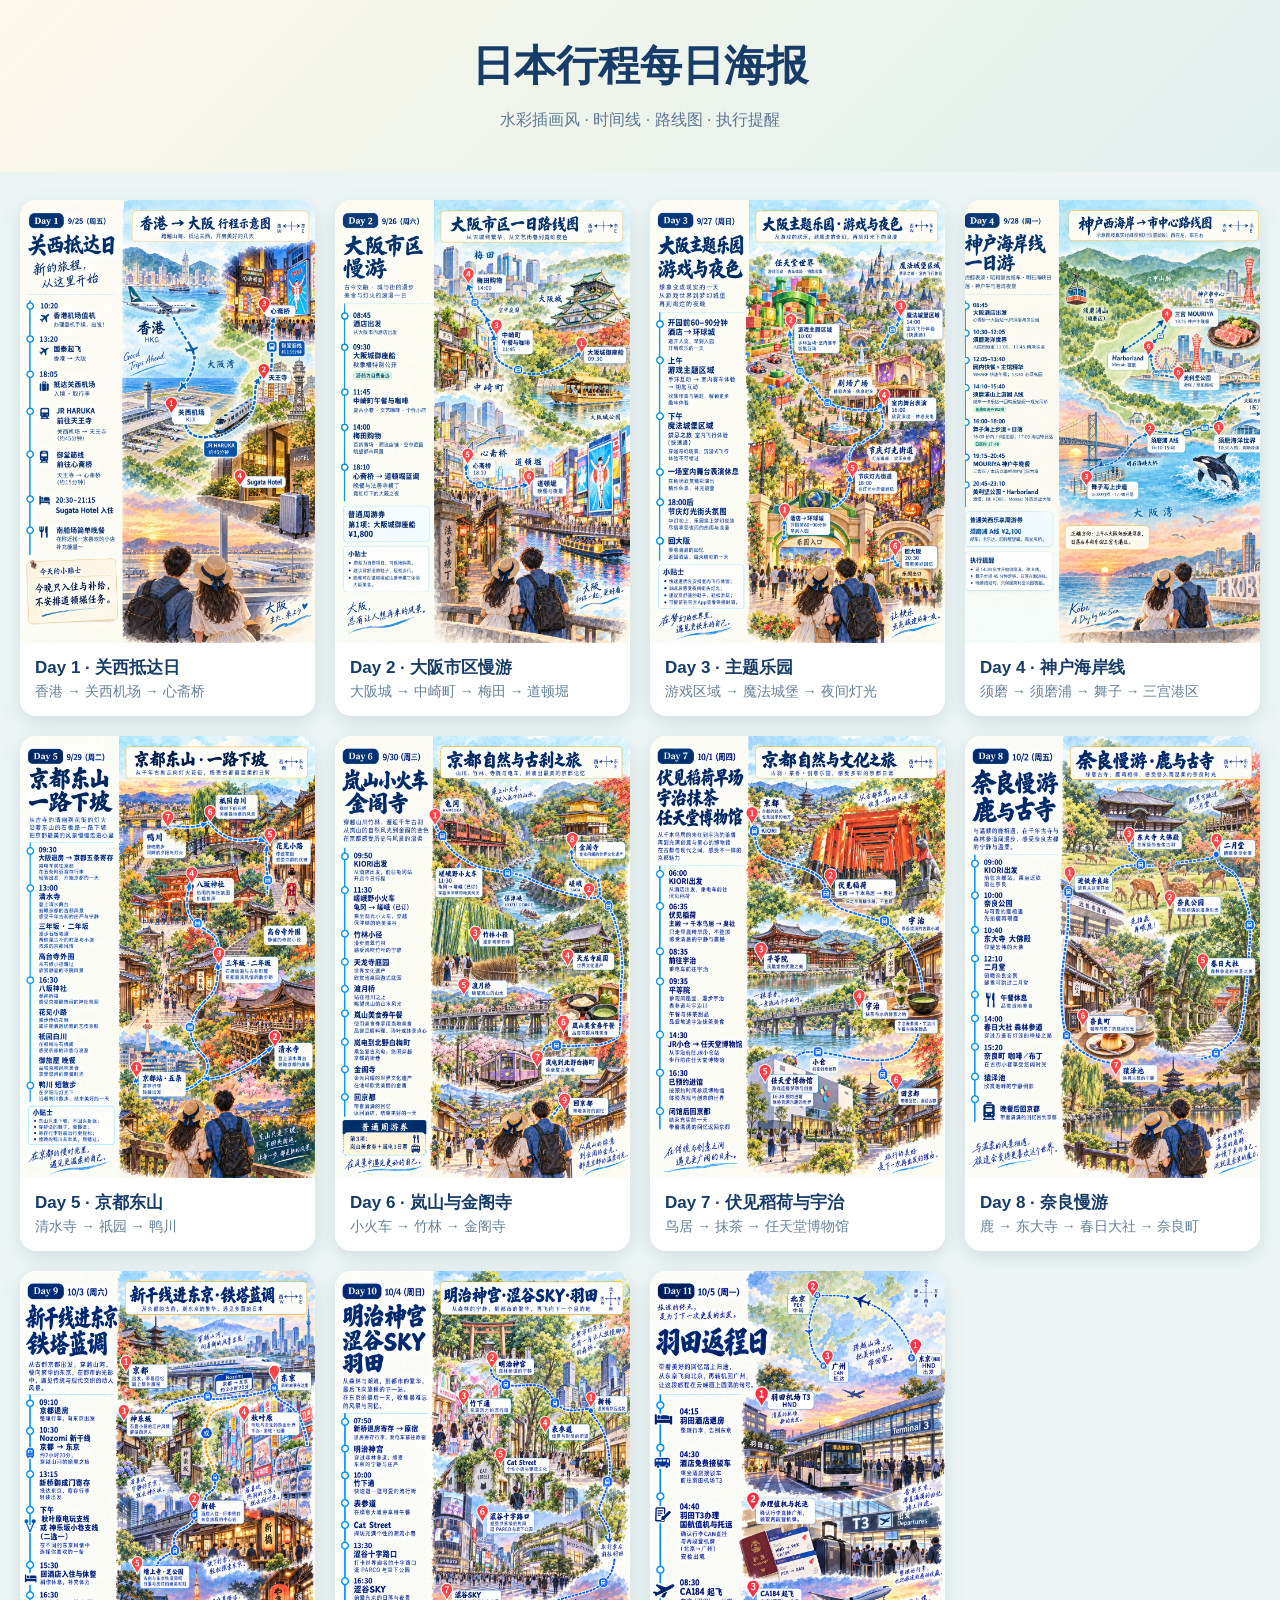
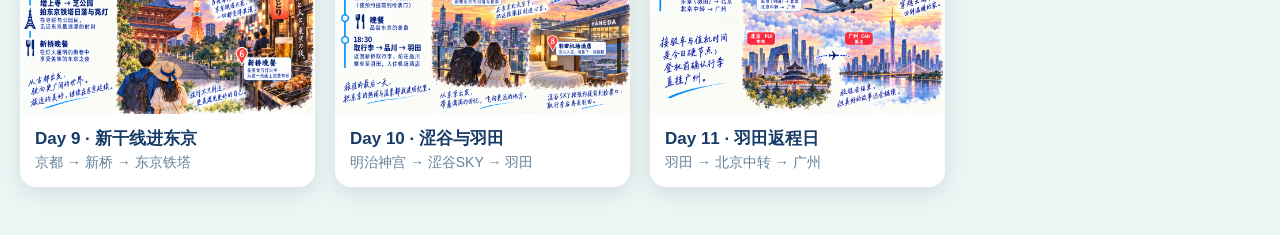
<file: posters/index.html>
<!doctype html>
<html lang="zh-CN">
<head>
  <meta charset="utf-8">
  <meta name="viewport" content="width=device-width, initial-scale=1">
  <title>日本行程每日海报</title>
  <style>
    :root { color-scheme: light; }
    * { box-sizing: border-box; }
    body { margin: 0; background: #edf5f4; color: #173c68; font-family: "Microsoft YaHei", sans-serif; }
    header { padding: 38px 20px 25px; text-align: center; background: linear-gradient(135deg, #fdf8e9, #dff0ee); }
    h1 { margin: 0; font-size: clamp(26px, 5vw, 42px); }
    p { color: #5c7892; }
    main { max-width: 1360px; margin: 0 auto; padding: 28px 20px 48px; display: grid; grid-template-columns: repeat(auto-fit, minmax(245px, 1fr)); gap: 20px; }
    a { display: block; overflow: hidden; border-radius: 16px; background: white; box-shadow: 0 6px 20px #20466520; text-decoration: none; color: inherit; transition: transform .18s ease, box-shadow .18s ease; }
    a:hover { transform: translateY(-4px); box-shadow: 0 12px 26px #20466535; }
    img { display: block; width: 100%; aspect-ratio: 2 / 3; object-fit: cover; background: #e8eeee; }
    strong { display: block; padding: 13px 15px 4px; font-size: 17px; }
    span { display: block; padding: 0 15px 15px; color: #658198; font-size: 14px; }
  </style>
</head>
<body>
  <header><h1>日本行程每日海报</h1><p>水彩插画风 · 时间线 · 路线图 · 执行提醒</p></header>
  <main>
    <a href="day1-kansai-arrival.png"><img src="day1-kansai-arrival.png" alt="Day1 关西抵达日海报"><strong>Day 1 · 关西抵达日</strong><span>香港 → 关西机场 → 心斋桥</span></a>
    <a href="day2-osaka-city.png"><img src="day2-osaka-city.png" alt="Day2 大阪市区海报"><strong>Day 2 · 大阪市区慢游</strong><span>大阪城 → 中崎町 → 梅田 → 道顿堀</span></a>
    <a href="day3-usj.png"><img src="day3-usj.png" alt="Day3 主题乐园海报"><strong>Day 3 · 主题乐园</strong><span>游戏区域 → 魔法城堡 → 夜间灯光</span></a>
    <a href="day4-kobe-watercolor.png"><img src="day4-kobe-watercolor.png" alt="Day4 神户海岸线海报"><strong>Day 4 · 神户海岸线</strong><span>须磨 → 须磨浦 → 舞子 → 三宫港区</span></a>
    <a href="day5-kyoto-higashiyama.png"><img src="day5-kyoto-higashiyama.png" alt="Day5 京都东山海报"><strong>Day 5 · 京都东山</strong><span>清水寺 → 祇园 → 鸭川</span></a>
    <a href="day6-arashiyama-kinkakuji.png"><img src="day6-arashiyama-kinkakuji.png" alt="Day6 岚山金阁寺海报"><strong>Day 6 · 岚山与金阁寺</strong><span>小火车 → 竹林 → 金阁寺</span></a>
    <a href="day7-fushimi-uji-nintendo.png"><img src="day7-fushimi-uji-nintendo.png" alt="Day7 伏见稻荷宇治海报"><strong>Day 7 · 伏见稻荷与宇治</strong><span>鸟居 → 抹茶 → 任天堂博物馆</span></a>
    <a href="day8-nara.png"><img src="day8-nara.png" alt="Day8 奈良海报"><strong>Day 8 · 奈良慢游</strong><span>鹿 → 东大寺 → 春日大社 → 奈良町</span></a>
    <a href="day9-tokyo-arrival.png"><img src="day9-tokyo-arrival.png" alt="Day9 东京抵达海报"><strong>Day 9 · 新干线进东京</strong><span>京都 → 新桥 → 东京铁塔</span></a>
    <a href="day10-shibuya-haneda.png"><img src="day10-shibuya-haneda.png" alt="Day10 涩谷羽田海报"><strong>Day 10 · 涩谷与羽田</strong><span>明治神宫 → 涩谷SKY → 羽田</span></a>
    <a href="day11-haneda-return.png"><img src="day11-haneda-return.png" alt="Day11 羽田返程海报"><strong>Day 11 · 羽田返程日</strong><span>羽田 → 北京中转 → 广州</span></a>
  </main>
</body>
</html>
</file>
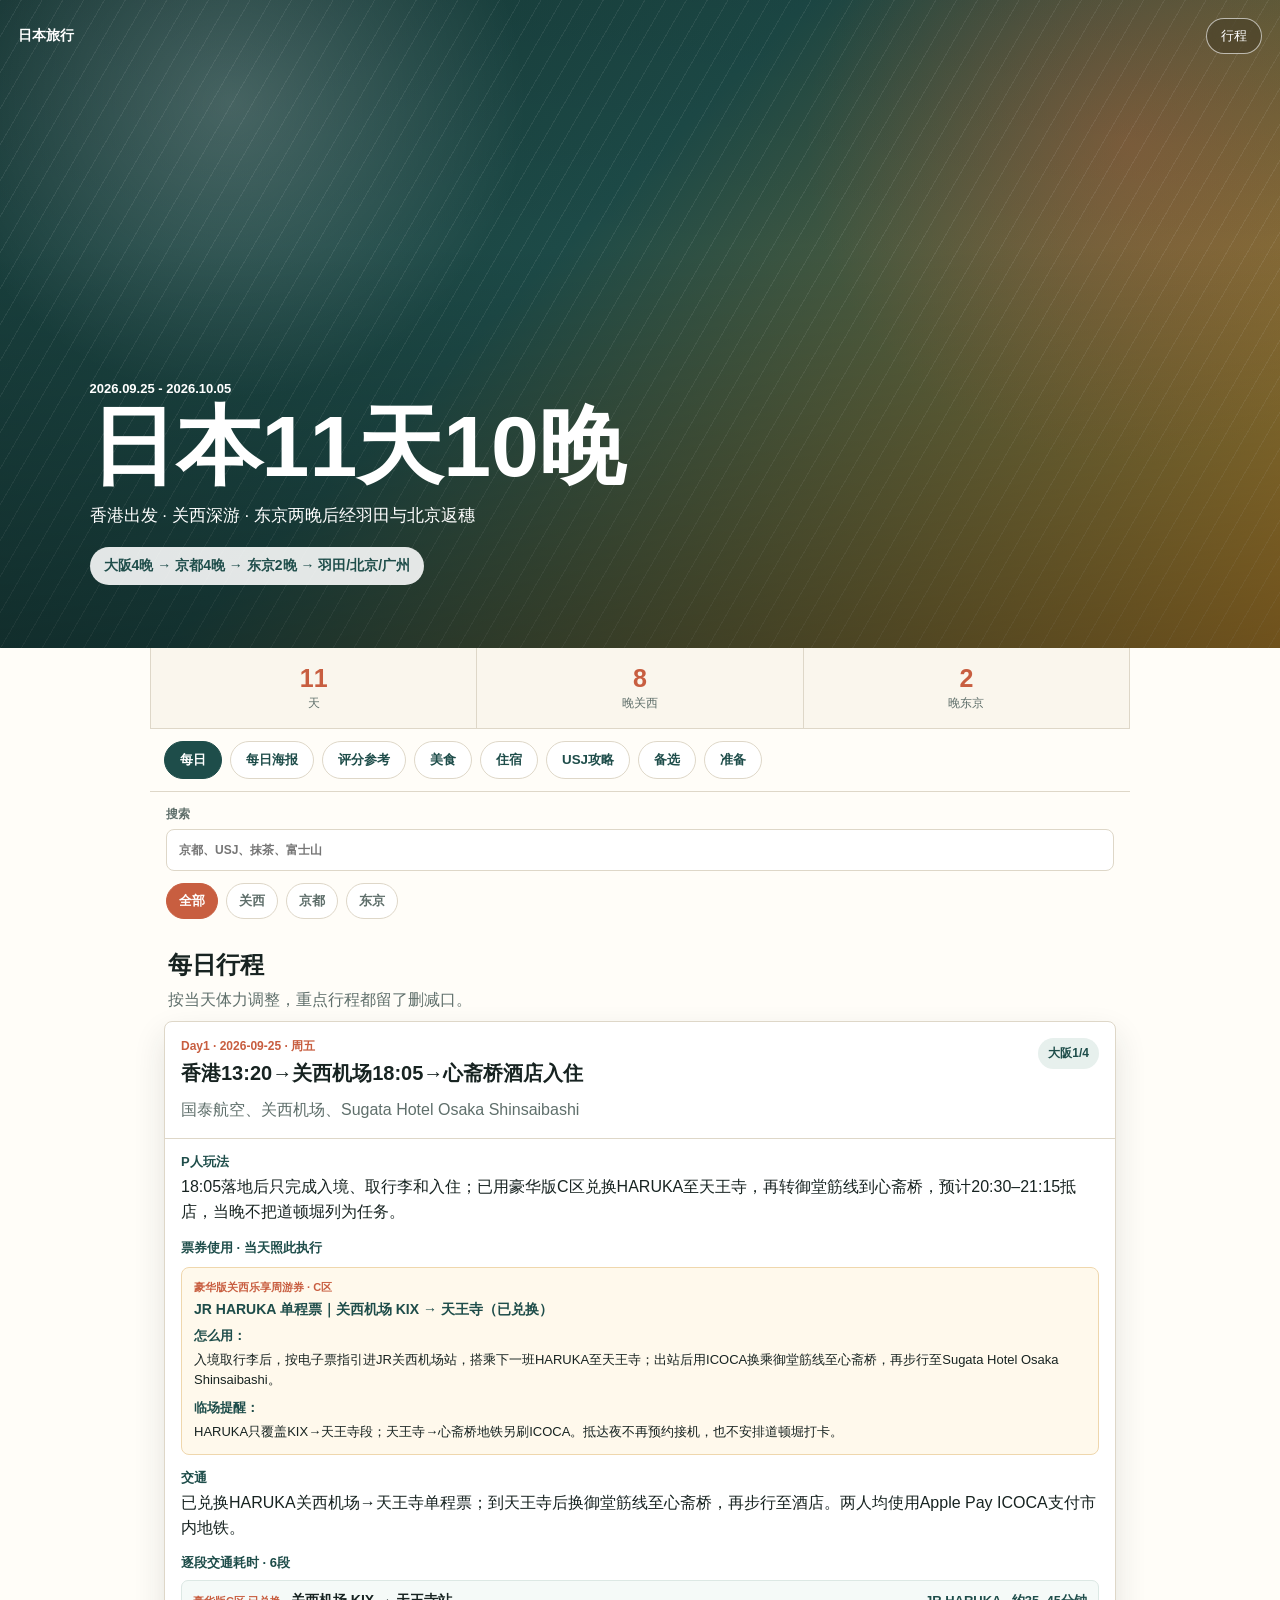
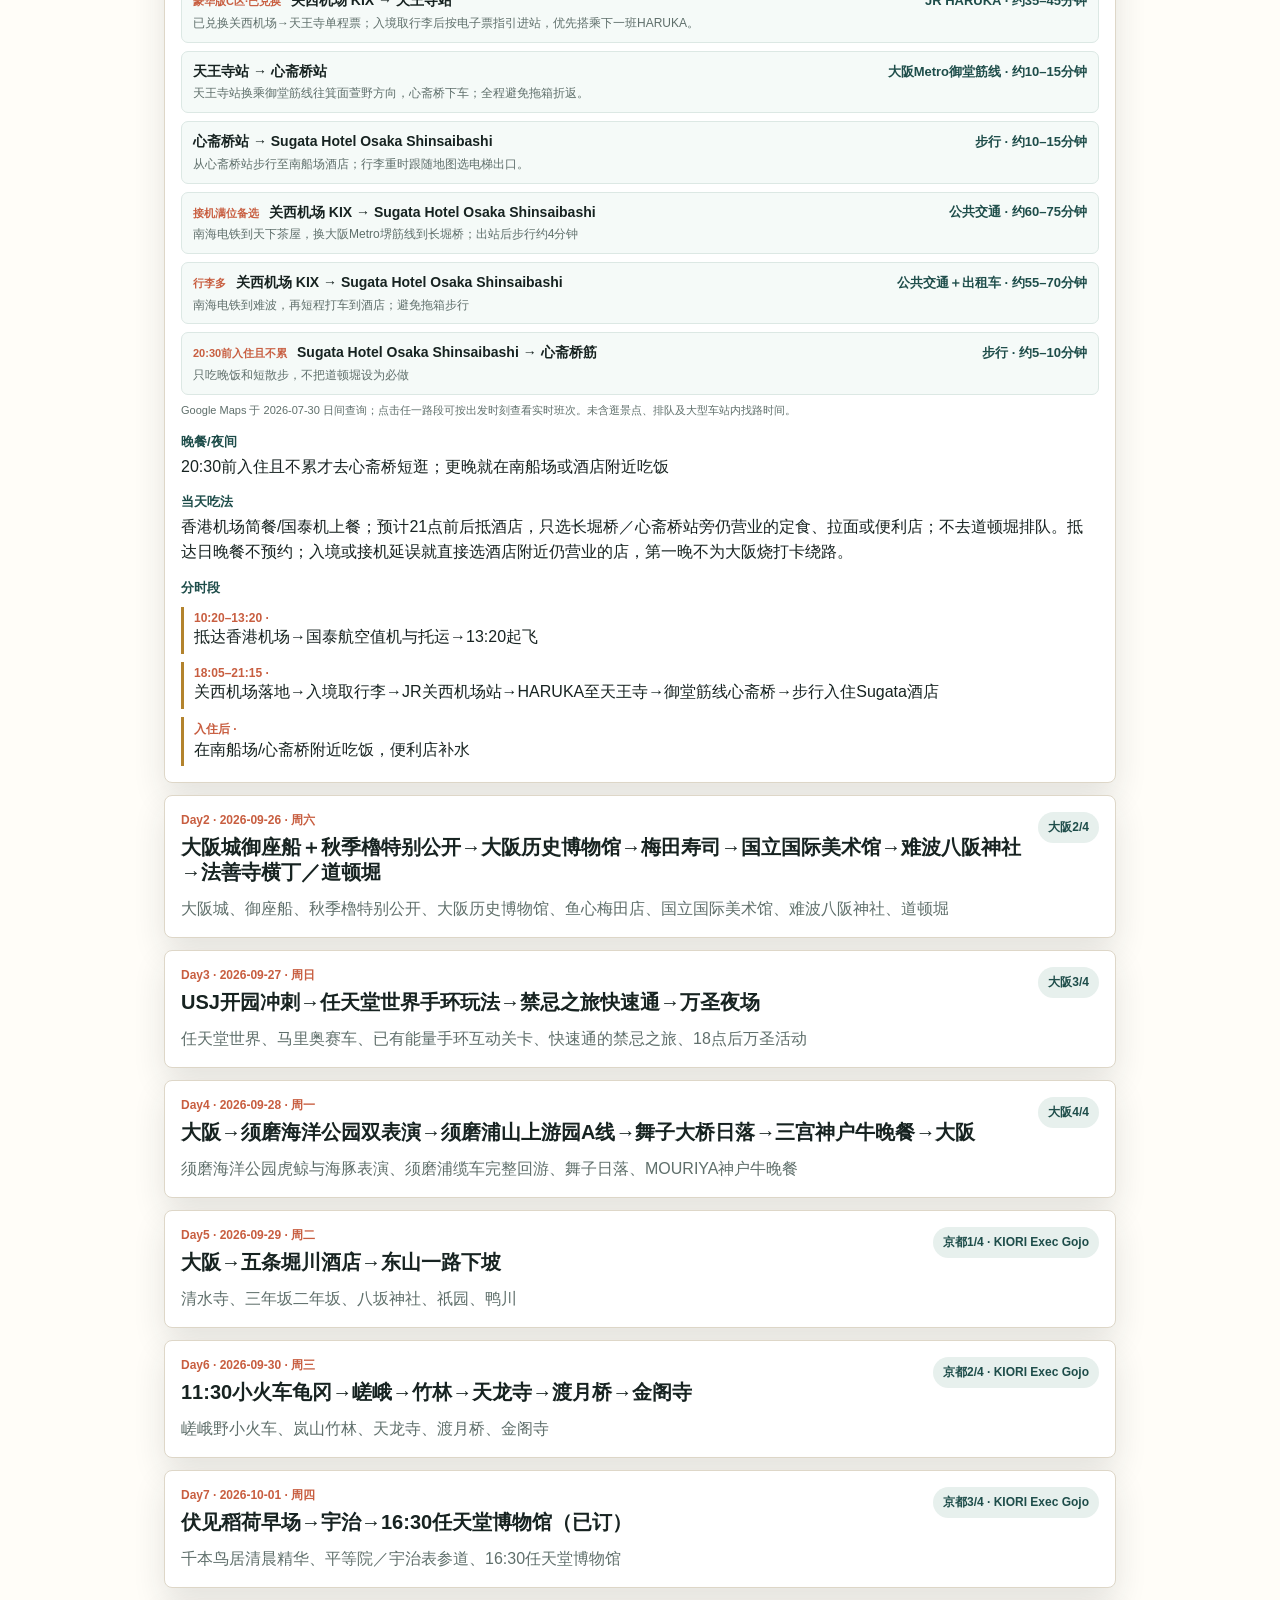
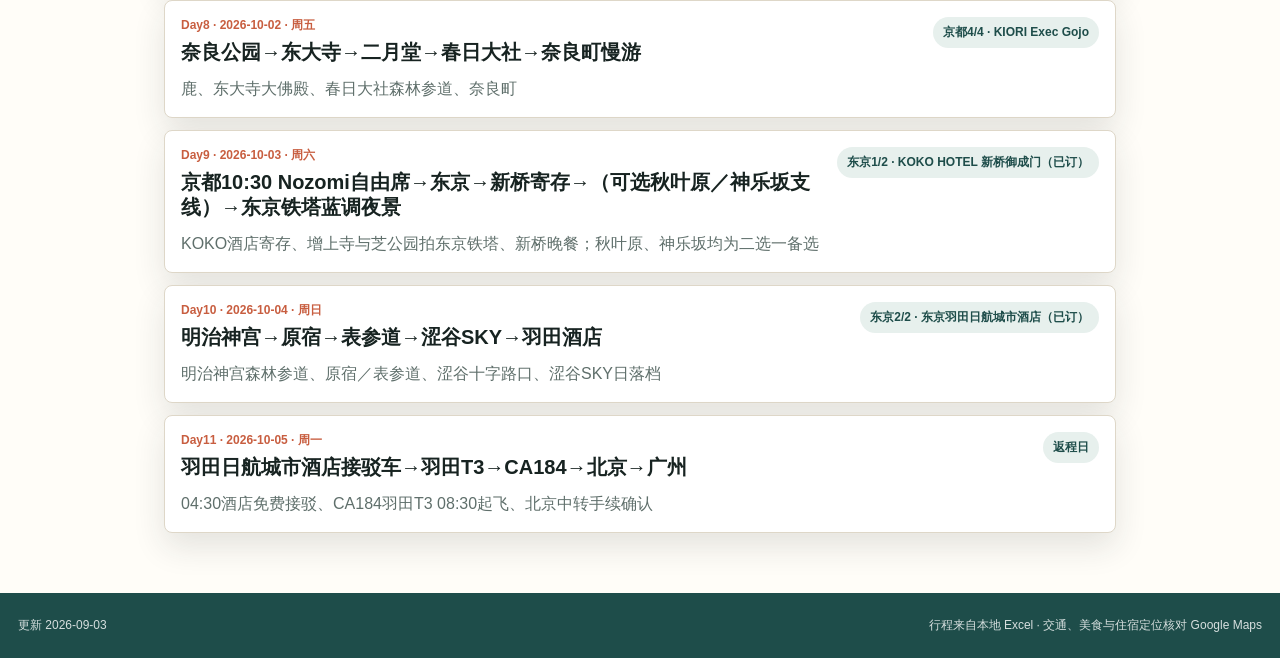
<file: travel-page/index.html>
<!doctype html>
<html lang="zh-CN">
  <head>
    <meta charset="utf-8" />
    <meta name="viewport" content="width=device-width, initial-scale=1, viewport-fit=cover" />
    <meta name="theme-color" content="#1e4d4a" />
    <title>日本12天11晚旅行攻略</title>
    <link rel="stylesheet" href="./styles.css" />
  </head>
  <body>
    <header class="hero" id="hero">
      <div class="hero__shade"></div>
      <nav class="topbar">
        <span class="brand">日本旅行</span>
        <a class="ghost-link" href="#today">行程</a>
      </nav>
      <section class="hero__content">
        <p class="eyebrow" id="tripDates"></p>
        <h1 id="tripTitle"></h1>
        <p class="subtitle" id="tripSubtitle"></p>
        <div class="route-pill" id="tripRoute"></div>
      </section>
    </header>

    <main>
      <section class="quick-band" aria-label="旅行摘要">
        <div class="quick-stat">
          <strong>11</strong>
          <span>天</span>
        </div>
        <div class="quick-stat">
          <strong>8</strong>
          <span>晚关西</span>
        </div>
        <div class="quick-stat">
          <strong>2</strong>
          <span>晚东京</span>
        </div>
      </section>

      <div class="tabs" role="tablist" aria-label="攻略分类">
        <button class="tab is-active" data-view="days" type="button">每日</button>
        <button class="tab" data-view="posters" type="button">每日海报</button>
        <button class="tab" data-view="review" type="button">评分参考</button>
        <button class="tab" data-view="food" type="button">美食</button>
        <button class="tab" data-view="lodging" type="button">住宿</button>
        <button class="tab" data-view="usj" type="button">USJ攻略</button>
        <button class="tab" data-view="planb" type="button">备选</button>
        <button class="tab" data-view="prep" type="button">准备</button>
      </div>

      <section class="toolbar" id="dayToolbar">
        <label class="search">
          <span>搜索</span>
          <input id="searchInput" type="search" placeholder="京都、USJ、抹茶、富士山" />
        </label>
        <div class="chips" id="cityChips"></div>
      </section>

      <section class="content-view is-visible" id="daysView">
        <div class="section-head" id="today">
          <h2>每日行程</h2>
          <p>按当天体力调整，重点行程都留了删减口。</p>
        </div>
        <div class="day-list" id="dayList"></div>
      </section>

      <section class="content-view" id="postersView">
        <div class="section-head">
          <p class="section-eyebrow">DAILY POSTERS</p>
          <h2>每日行程海报</h2>
          <p>点击海报查看原图；路线图按当天真实方向绘制，实际换乘仍以 Google Maps 为准。</p>
        </div>
        <div class="poster-gallery" id="posterGallery"></div>
      </section>

      <section class="content-view" id="reviewView">
        <div class="section-head">
          <p class="section-eyebrow">TRIP REVIEW</p>
          <h2>评分参考与体验取舍</h2>
          <p>按情侣偏好评估每日与景点：景点价值、出片度、互动性、轻松度，以及可能重复的体验。</p>
        </div>
        <div id="reviewGuide"></div>
      </section>

      <section class="content-view" id="foodView">
        <div class="section-head">
          <p class="section-eyebrow">COUPLE FOOD GUIDE</p>
          <h2>两个人的美食与出片计划</h2>
          <p>先按当天动线决定吃什么，再按地区挑店。每晚只留一顿主角餐，排队超过阈值就切换备选。</p>
        </div>
        <div class="food-planning-guide" id="foodPlanningGuide"></div>
        <div class="food-couple-guide" id="foodCoupleGuide"></div>
        <div class="food-directory-head">
          <div>
            <p class="section-eyebrow">RESTAURANT DIRECTORY</p>
            <h3>按地区找店</h3>
          </div>
          <p>展开卡片查看点单、排队和地图。</p>
        </div>
        <div class="food-groups" id="foodGroups"></div>
      </section>

      <section class="content-view" id="lodgingView">
        <div class="section-head">
          <h2>住宿推荐</h2>
          <p>按人民币每晚约300–500元筛选；每家都能查看定位，或从你当前所在位置直接规划路线。</p>
        </div>
        <div class="simple-list" id="lodgingList"></div>
      </section>

      <section class="content-view" id="usjView">
        <div class="section-head">
          <h2>USJ项目与排队攻略</h2>
          <p>为9月27日整理：官方项目与活动规则＋2026历史数据估算。临出发前点击底部官方入口复核。</p>
        </div>
        <div class="usj-guide" id="usjGuide"></div>
      </section>

      <section class="content-view" id="planbView">
        <div class="section-head">
          <h2>备选方案</h2>
          <p>晚点、下雨、人多、富士山看不见时用。</p>
        </div>
        <div class="simple-list" id="planbList"></div>
      </section>

      <section class="content-view" id="prepView">
        <div class="section-head">
          <h2>准备清单</h2>
          <p>预约、交通、证件和行李放在这里。</p>
        </div>
        <div class="simple-list" id="transportList"></div>
        <div class="simple-list" id="checkList"></div>
      </section>
    </main>

    <footer>
      <span id="updatedAt"></span>
      <span>行程来自本地 Excel · 交通、美食与住宿定位核对 Google Maps</span>
    </footer>

    <script src="./data.js"></script>
    <script src="./app.js"></script>
  </body>
</html>
</file>
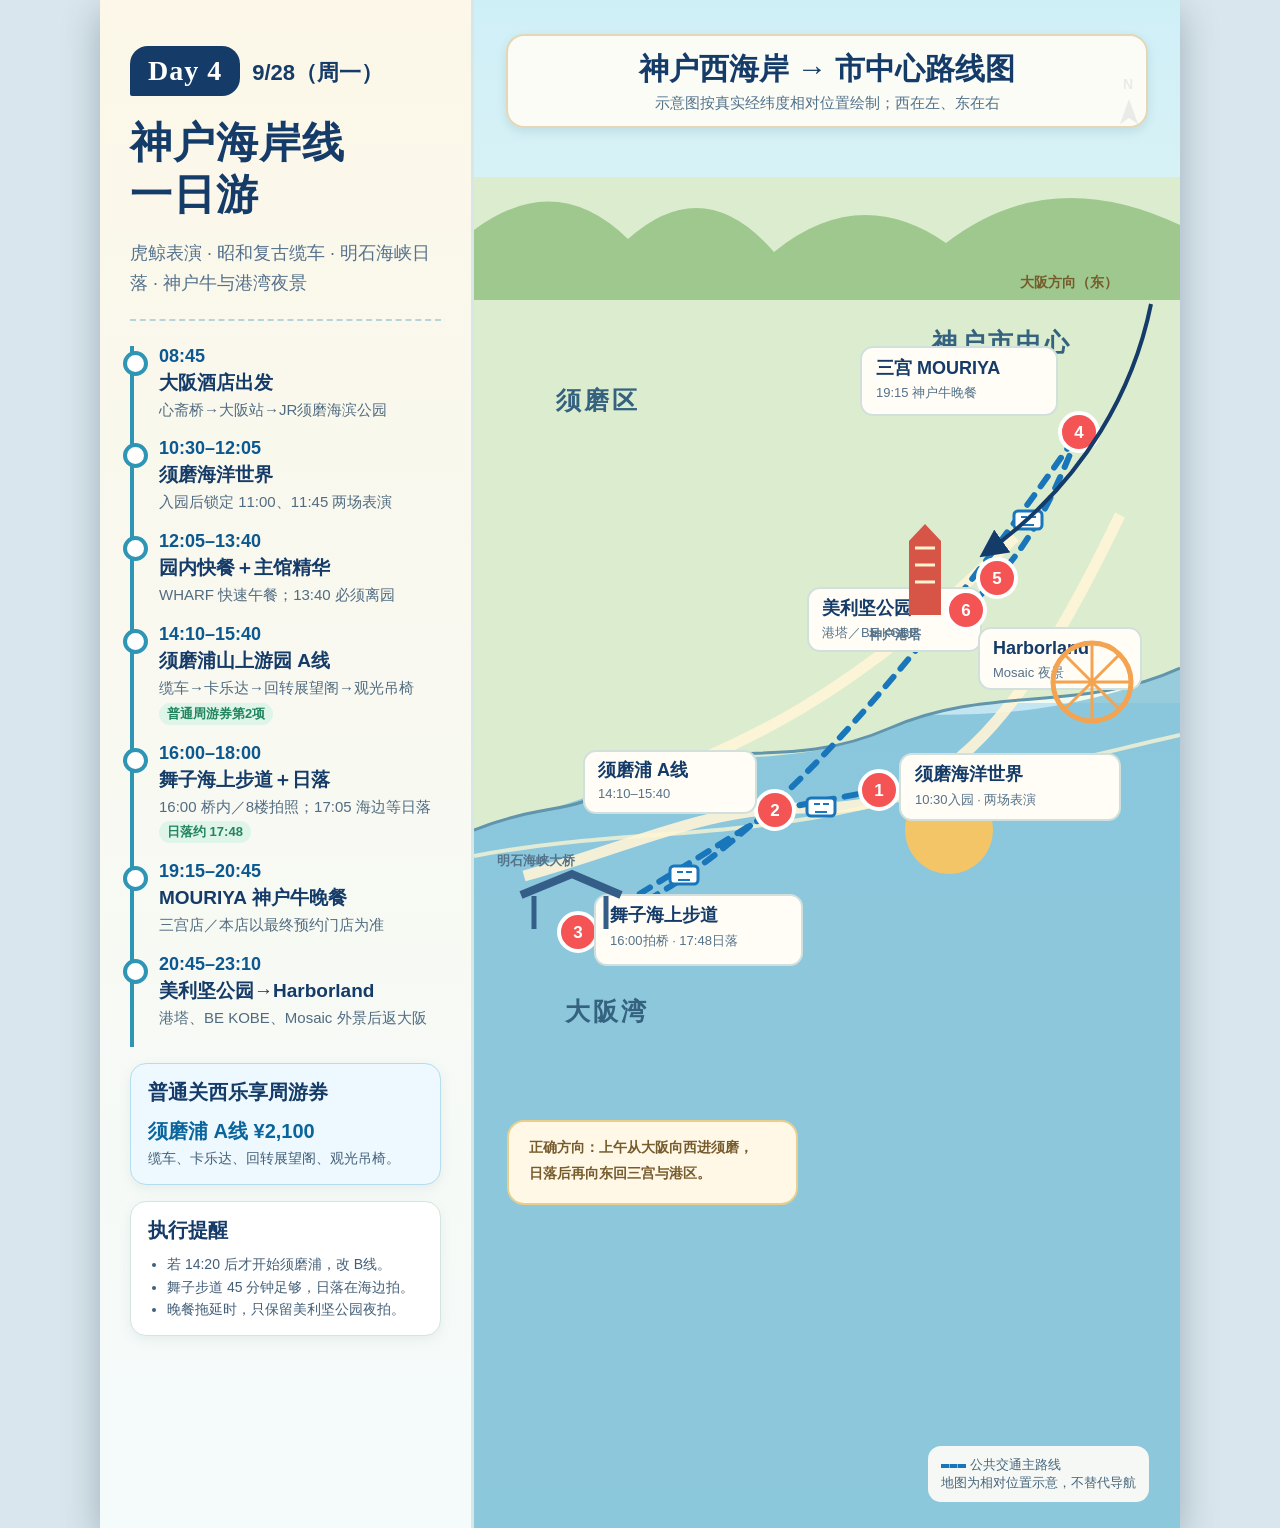
<file: posters/day4-kobe-poster.html>
<!doctype html>
<html lang="zh-CN">
<head>
  <meta charset="utf-8">
  <meta name="viewport" content="width=device-width, initial-scale=1">
  <title>Day4 神户海岸线一日游</title>
  <style>
    :root { --ink:#153b68; --blue:#1e78ba; --sky:#eaf7fb; --paper:#fffaf0; --coral:#f45a5a; --gold:#f5b94c; --muted:#61758b; }
    *{box-sizing:border-box} body{margin:0;background:#d9e6ed;font-family:"Microsoft YaHei","Noto Sans CJK SC",sans-serif;color:var(--ink)}
    .poster{width:1080px;height:1528px;margin:0 auto;overflow:hidden;background:var(--paper);display:grid;grid-template-columns:374px 706px;box-shadow:0 12px 35px #29435855}
    .left{padding:46px 30px 28px;background:linear-gradient(180deg,#fcf7e8 0%,#f4fbfb 100%);border-right:3px solid #d7e7e7;position:relative}
    .ribbon{display:inline-block;background:var(--ink);color:#fff;border-radius:18px 18px 18px 2px;padding:9px 18px;font-size:28px;font-family:Georgia,serif;font-weight:bold;letter-spacing:1px}
    .date{font-size:22px;font-weight:700;margin-left:12px}.title{font-size:42px;line-height:1.24;font-weight:900;letter-spacing:1px;margin:21px 0 10px}.sub{font-size:18px;color:#55718c;line-height:1.65;border-bottom:2px dashed #b8d4d8;padding-bottom:20px}
    .timeline{margin:25px 0 0;padding:0;list-style:none;border-left:4px solid #2e95b5}.timeline li{position:relative;padding:0 0 18px 25px}.timeline li:before{content:"";position:absolute;left:-11px;top:5px;width:17px;height:17px;background:#fff;border:4px solid #2e95b5;border-radius:50%}.time{font-size:18px;font-weight:900;color:#0c5890}.event{font-size:19px;font-weight:800;margin:3px 0}.detail{font-size:15px;color:#516c81;line-height:1.45}.tag{display:inline-block;margin-top:4px;background:#dff5e9;color:#23855d;border-radius:11px;padding:2px 8px;font-size:13px;font-weight:700}
    .card{background:#fff;border:1px solid #d3e4e2;border-radius:16px;padding:15px 17px;margin-top:16px;box-shadow:0 4px 12px #59747b18}.card h3{font-size:20px;margin:0 0 9px}.card p,.card li{font-size:14px;line-height:1.6;color:#435f78;margin:0}.card ul{margin:4px 0 0;padding-left:19px}.pass{background:#edf8ff;border-color:#b4ddef}.pass strong{font-size:20px;color:#09659c}.map{position:relative;background:linear-gradient(180deg,#cfeff7 0%,#effaf1 46%,#c3e5f2 46%,#c7e7f1 100%);overflow:hidden}
    .map-head{position:absolute;z-index:3;left:32px;right:32px;top:34px;background:#fffdf7e8;border:2px solid #e4d7b5;border-radius:18px;padding:13px 18px;box-shadow:0 4px 10px #47717c25}.map-head h2{font-size:30px;margin:0 0 4px;text-align:center}.map-head p{margin:0;text-align:center;color:#52718a;font-size:15px}.legend{position:absolute;z-index:3;right:31px;bottom:26px;background:#fffdf7e8;border-radius:13px;padding:10px 13px;font-size:13px;color:#46647c}.legend i{display:inline-block;width:25px;border-top:4px dashed #1976bb;vertical-align:middle;margin-right:4px}.map svg{width:100%;height:100%;display:block}.pin{fill:#f45454;stroke:#fff;stroke-width:4}.pin-text{fill:#fff;font-size:17px;font-weight:900;text-anchor:middle;dominant-baseline:central}.place-box{fill:#fffdf6;stroke:#d1e0dc;stroke-width:2}.place-name{fill:#153b68;font-size:18px;font-weight:900}.place-note{fill:#55728a;font-size:13px}.water{fill:#78bdd5;opacity:.74}.land{fill:#dceccf}.road{fill:none;stroke:#fff6d8;stroke-width:11;opacity:.9}.coast{fill:none;stroke:#6195ab;stroke-width:3}.route{fill:none;stroke:#1976bb;stroke-width:6;stroke-linecap:round;stroke-dasharray:12 11}.train{fill:#fff;stroke:#1976bb;stroke-width:3}.small{fill:#54738a;font-size:13px;font-weight:700}.city{fill:#34627f;font-size:25px;font-weight:900;letter-spacing:3px}.north{fill:#153b68;font-size:14px;font-weight:900}.sun{fill:#ffc65b}.mount{fill:#9fc88e}.night{fill:#1d527d}.callout{fill:#fff8e7;stroke:#e9ce8c;stroke-width:2}.callout-text{fill:#765b2c;font-size:14px;font-weight:800}
    @media print {body{background:#fff}.poster{box-shadow:none;margin:0}}
  </style>
</head>
<body>
  <main class="poster">
    <section class="left">
      <div><span class="ribbon">Day 4</span><span class="date">9/28（周一）</span></div>
      <h1 class="title">神户海岸线<br>一日游</h1>
      <p class="sub">虎鲸表演 · 昭和复古缆车 · 明石海峡日落 · 神户牛与港湾夜景</p>
      <ol class="timeline">
        <li><div class="time">08:45</div><div class="event">大阪酒店出发</div><div class="detail">心斋桥→大阪站→JR须磨海滨公园</div></li>
        <li><div class="time">10:30–12:05</div><div class="event">须磨海洋世界</div><div class="detail">入园后锁定 11:00、11:45 两场表演</div></li>
        <li><div class="time">12:05–13:40</div><div class="event">园内快餐＋主馆精华</div><div class="detail">WHARF 快速午餐；13:40 必须离园</div></li>
        <li><div class="time">14:10–15:40</div><div class="event">须磨浦山上游园 A线</div><div class="detail">缆车→卡乐达→回转展望阁→观光吊椅</div><span class="tag">普通周游券第2项</span></li>
        <li><div class="time">16:00–18:00</div><div class="event">舞子海上步道＋日落</div><div class="detail">16:00 桥内／8楼拍照；17:05 海边等日落</div><span class="tag">日落约 17:48</span></li>
        <li><div class="time">19:15–20:45</div><div class="event">MOURIYA 神户牛晚餐</div><div class="detail">三宫店／本店以最终预约门店为准</div></li>
        <li><div class="time">20:45–23:10</div><div class="event">美利坚公园→Harborland</div><div class="detail">港塔、BE KOBE、Mosaic 外景后返大阪</div></li>
      </ol>
      <aside class="card pass"><h3>普通关西乐享周游券</h3><p><strong>须磨浦 A线 ¥2,100</strong><br>缆车、卡乐达、回转展望阁、观光吊椅。</p></aside>
      <aside class="card"><h3>执行提醒</h3><ul><li>若 14:20 后才开始须磨浦，改 B线。</li><li>舞子步道 45 分钟足够，日落在海边拍。</li><li>晚餐拖延时，只保留美利坚公园夜拍。</li></ul></aside>
    </section>
    <section class="map" aria-label="按真实相对坐标绘制的Day4神户路线图">
      <div class="map-head"><h2>神户西海岸 → 市中心路线图</h2><p>示意图按真实经纬度相对位置绘制；西在左、东在右</p></div>
      <svg viewBox="0 0 706 1528" role="img" aria-label="须磨海洋世界到须磨浦、舞子、三宫、美利坚公园、Harborland的正确相对路线">
        <path class="water" d="M0 780 C130 716 184 767 270 728 C363 686 506 754 706 669 L706 1528 L0 1528Z"/>
        <path class="land" d="M0 177 L706 177 L706 669 C594 711 514 686 416 728 C302 778 225 738 134 787 C74 818 28 812 0 830Z"/>
        <path class="mount" d="M0 230 Q82 169 154 239 Q230 171 300 252 Q385 183 472 243 Q575 163 706 225 L706 300 L0 300Z"/>
        <path class="road" d="M50 876 C160 846 233 806 335 808 C463 811 539 738 646 515"/>
        <path class="road" d="M125 798 C270 748 381 696 541 537"/>
        <path class="coast" d="M0 830 C75 801 95 816 140 786 C228 728 304 777 416 728 C516 684 606 714 706 668"/>
        <text x="82" y="409" class="city">须磨区</text><text x="458" y="351" class="city">神户市中心</text><text x="91" y="1020" class="city">大阪湾</text>
        <circle cx="475" cy="830" r="44" class="sun" opacity=".9"/><path d="M0 856 C135 830 248 840 388 808 C512 781 616 756 706 735" fill="none" stroke="#fff7d2" stroke-width="4" opacity=".75"/>
        <!-- 经纬度相对位置：须磨海洋世界(34.64393,135.12787)、须磨浦(34.64192,135.09447)、舞子(34.63012,135.03293)、三宫约(34.693,135.195)、港区约(34.68,135.18) -->
        <path class="route" d="M405 790 L301 810 L104 932 C189 900 325 835 605 432 C573 514 550 548 523 578 L492 610"/>
        <g transform="translate(347 807)"><rect class="train" x="-14" y="-9" width="28" height="18" rx="4"/><path d="M-6 5H6M-7-3H-1M2-3H8" stroke="#1976bb" stroke-width="2"/></g>
        <g transform="translate(210 875)"><rect class="train" x="-14" y="-9" width="28" height="18" rx="4"/><path d="M-6 5H6M-7-3H-1M2-3H8" stroke="#1976bb" stroke-width="2"/></g>
        <g transform="translate(480 608)"><rect class="train" x="-14" y="-9" width="28" height="18" rx="4"/><path d="M-6 5H6M-7-3H-1M2-3H8" stroke="#1976bb" stroke-width="2"/></g>
        <g transform="translate(554 520)"><rect class="train" x="-14" y="-9" width="28" height="18" rx="4"/><path d="M-6 5H6M-7-3H-1M2-3H8" stroke="#1976bb" stroke-width="2"/></g>
        <g><circle class="pin" cx="405" cy="790" r="19"/><text class="pin-text" x="405" y="790">1</text><rect class="place-box" x="426" y="754" width="220" height="66" rx="12"/><text class="place-name" x="441" y="780">须磨海洋世界</text><text class="place-note" x="441" y="804">10:30入园 · 两场表演</text></g>
        <g><circle class="pin" cx="301" cy="810" r="19"/><text class="pin-text" x="301" y="810">2</text><rect class="place-box" x="110" y="751" width="172" height="62" rx="12"/><text class="place-name" x="124" y="776">须磨浦 A线</text><text class="place-note" x="124" y="798">14:10–15:40</text></g>
        <g><circle class="pin" cx="104" cy="932" r="19"/><text class="pin-text" x="104" y="932">3</text><rect class="place-box" x="121" y="895" width="207" height="70" rx="12"/><text class="place-name" x="136" y="921">舞子海上步道</text><text class="place-note" x="136" y="945">16:00拍桥 · 17:48日落</text></g>
        <path d="M47 895 L98 874 L147 895" fill="none" stroke="#345e88" stroke-width="8"/><path d="M60 896 L60 929 M132 896 L132 929" stroke="#345e88" stroke-width="5"/><text x="23" y="865" class="small">明石海峡大桥</text>
        <g><circle class="pin" cx="605" cy="432" r="19"/><text class="pin-text" x="605" y="432">4</text><rect class="place-box" x="387" y="347" width="196" height="68" rx="12"/><text class="place-name" x="402" y="374">三宫 MOURIYA</text><text class="place-note" x="402" y="397">19:15 神户牛晚餐</text></g>
        <g><circle class="pin" cx="523" cy="578" r="19"/><text class="pin-text" x="523" y="578">5</text><rect class="place-box" x="334" y="588" width="173" height="63" rx="12"/><text class="place-name" x="348" y="614">美利坚公园</text><text class="place-note" x="348" y="637">港塔／BE KOBE</text></g>
        <g><circle class="pin" cx="492" cy="610" r="19"/><text class="pin-text" x="492" y="610">6</text><rect class="place-box" x="505" y="628" width="162" height="61" rx="12"/><text class="place-name" x="519" y="654">Harborland</text><text class="place-note" x="519" y="677">Mosaic 夜景</text></g>
        <path d="M435 615 L435 541 L451 524 L467 541 L467 615Z" fill="#d75547"/><path d="M441 548H461M441 565H461M441 582H461" stroke="#fff3cf" stroke-width="3"/><text x="395" y="639" class="small">神户港塔</text>
        <circle cx="618" cy="682" r="39" fill="none" stroke="#f4a350" stroke-width="5"/><path d="M579 682H657M618 643V721M590 654L646 710M646 654L590 710" stroke="#f4a350" stroke-width="3"/>
        <path d="M677 304 C661 383 615 480 510 554" fill="none" stroke="#153b68" stroke-width="4" marker-end="url(#arrow)"/><text x="546" y="287" class="callout-text">大阪方向（东）</text>
        <defs><marker id="arrow" viewBox="0 0 10 10" refX="8" refY="5" markerWidth="7" markerHeight="7" orient="auto-start-reverse"><path d="M 0 0 L 10 5 L 0 10 z" fill="#153b68"/></marker></defs>
        <g transform="translate(649 89)"><text x="0" y="0" class="north">N</text><path d="M6 10 L-3 35 L6 29 L15 35 Z" fill="#153b68"/></g>
        <rect class="callout" x="34" y="1121" width="289" height="83" rx="16"/><text class="callout-text" x="55" y="1152">正确方向：上午从大阪向西进须磨，</text><text class="callout-text" x="55" y="1178">日落后再向东回三宫与港区。</text>
      </svg>
      <div class="legend"><i></i>公共交通主路线<br>地图为相对位置示意，不替代导航</div>
    </section>
  </main>
</body>
</html>
</file>
<file: travel-page/styles.css>
:root {
  color-scheme: light;
  --ink: #172321;
  --muted: #5f6f6b;
  --paper: #fffdf8;
  --band: #f2eee5;
  --line: #ded7c8;
  --green: #1e4d4a;
  --green-2: #2f6f65;
  --coral: #c85e40;
  --gold: #b3832d;
  --shadow: 0 14px 32px rgba(30, 44, 42, 0.12);
  font-family: -apple-system, BlinkMacSystemFont, "Segoe UI", "PingFang SC", "Microsoft YaHei", sans-serif;
}

* {
  box-sizing: border-box;
}

html {
  scroll-behavior: smooth;
}

body {
  margin: 0;
  background: var(--paper);
  color: var(--ink);
}

.hero {
  min-height: 88svh;
  position: relative;
  display: flex;
  flex-direction: column;
  justify-content: space-between;
  background:
    radial-gradient(circle at 18% 16%, rgba(255, 255, 255, 0.22), transparent 25%),
    radial-gradient(circle at 88% 22%, rgba(200, 94, 64, 0.35), transparent 26%),
    linear-gradient(135deg, #173b39 0%, #1e4d4a 42%, #b3832d 100%);
  isolation: isolate;
}

.hero__shade {
  position: absolute;
  inset: 0;
  background:
    linear-gradient(180deg, rgba(0, 0, 0, 0.1), rgba(0, 0, 0, 0.04) 38%, rgba(0, 0, 0, 0.38) 100%),
    repeating-linear-gradient(120deg, rgba(255, 255, 255, 0.08) 0 1px, transparent 1px 18px);
  z-index: -1;
}

.topbar {
  display: flex;
  align-items: center;
  justify-content: space-between;
  padding: max(18px, env(safe-area-inset-top)) 18px 0;
  color: #fff;
}

.brand {
  font-size: 14px;
  font-weight: 700;
}

.ghost-link {
  color: #fff;
  text-decoration: none;
  border: 1px solid rgba(255, 255, 255, 0.62);
  border-radius: 999px;
  padding: 8px 14px;
  font-size: 13px;
  background: rgba(0, 0, 0, 0.18);
  backdrop-filter: blur(10px);
}

.hero__content {
  color: #fff;
  padding: 0 20px 28px;
  max-width: 780px;
}

.eyebrow {
  margin: 0 0 10px;
  font-size: 13px;
  font-weight: 700;
}

h1 {
  margin: 0;
  font-size: clamp(42px, 13vw, 86px);
  line-height: 0.94;
  letter-spacing: 0;
  overflow-wrap: anywhere;
}

.subtitle {
  max-width: 28rem;
  margin: 16px 0 18px;
  font-size: 17px;
  line-height: 1.55;
}

.route-pill {
  display: inline-flex;
  max-width: 100%;
  padding: 10px 14px;
  border-radius: 999px;
  background: rgba(255, 255, 255, 0.88);
  color: var(--green);
  font-size: 14px;
  font-weight: 800;
}

main {
  padding-bottom: 42px;
}

.quick-band {
  display: grid;
  grid-template-columns: repeat(3, 1fr);
  gap: 1px;
  background: var(--line);
  border-bottom: 1px solid var(--line);
}

.quick-stat {
  background: #faf6ed;
  padding: 16px 10px;
  text-align: center;
}

.quick-stat strong {
  display: block;
  font-size: 25px;
  color: var(--coral);
}

.quick-stat span {
  display: block;
  margin-top: 2px;
  font-size: 12px;
  color: var(--muted);
}

.tabs {
  position: sticky;
  top: 0;
  z-index: 8;
  display: flex;
  gap: 8px;
  overflow-x: auto;
  padding: 12px 14px;
  background: rgba(255, 253, 248, 0.94);
  border-bottom: 1px solid var(--line);
  backdrop-filter: blur(18px);
}

.tab {
  flex: 0 0 auto;
  border: 1px solid var(--line);
  background: #fff;
  color: var(--green);
  border-radius: 999px;
  padding: 9px 15px;
  font-weight: 800;
}

.tab.is-active {
  color: #fff;
  background: var(--green);
  border-color: var(--green);
}

.toolbar {
  padding: 14px 16px 4px;
}

.search {
  display: grid;
  gap: 6px;
  color: var(--muted);
  font-size: 12px;
  font-weight: 800;
}

.search input {
  width: 100%;
  min-height: 42px;
  border: 1px solid var(--line);
  border-radius: 8px;
  padding: 10px 12px;
  background: #fff;
  color: var(--ink);
  font: inherit;
}

.chips {
  display: flex;
  gap: 8px;
  overflow-x: auto;
  padding: 12px 0 4px;
}

.chip {
  flex: 0 0 auto;
  border: 1px solid var(--line);
  background: #fff;
  color: var(--muted);
  border-radius: 999px;
  padding: 8px 12px;
  font-size: 13px;
  font-weight: 700;
}

.chip.is-active {
  color: #fff;
  background: var(--coral);
  border-color: var(--coral);
}

.content-view {
  display: none;
}

.content-view.is-visible {
  display: block;
}

.poster-gallery {
  display: grid;
  grid-template-columns: repeat(2, minmax(0, 1fr));
  gap: 12px;
}

.poster-card {
  display: block;
  overflow: hidden;
  border: 1px solid var(--line);
  border-radius: 16px;
  background: var(--paper);
  color: var(--ink);
  text-decoration: none;
  box-shadow: var(--shadow);
}

.poster-card:active {
  transform: scale(0.98);
}

.poster-card img {
  display: block;
  width: 100%;
  aspect-ratio: 2 / 3;
  object-fit: cover;
  background: #edf3f1;
}

.poster-card-copy {
  padding: 10px 11px 12px;
}

.poster-card-copy strong,
.poster-card-copy span {
  display: block;
}

.poster-card-copy strong {
  font-size: 15px;
}

.poster-card-copy span {
  margin-top: 3px;
  color: var(--muted);
  font-size: 12px;
  line-height: 1.4;
}

.section-head {
  padding: 22px 18px 10px;
}

.section-head h2 {
  margin: 0;
  font-size: 24px;
}

.section-head p {
  margin: 7px 0 0;
  color: var(--muted);
  line-height: 1.45;
}

.day-list,
.simple-list,
.food-groups {
  display: grid;
  gap: 12px;
  padding: 0 14px 18px;
}

.day-card,
.info-card,
.food-card {
  background: #fff;
  border: 1px solid var(--line);
  border-radius: 8px;
  box-shadow: var(--shadow);
  overflow: hidden;
}

.day-card summary {
  list-style: none;
  cursor: pointer;
  padding: 16px;
}

.day-card summary::-webkit-details-marker {
  display: none;
}

.day-top {
  display: flex;
  justify-content: space-between;
  gap: 12px;
  align-items: flex-start;
}

.day-kicker,
.tag {
  color: var(--coral);
  font-size: 12px;
  font-weight: 900;
}

.day-title {
  margin: 6px 0 0;
  font-size: 20px;
  line-height: 1.25;
}

.stay {
  color: var(--green);
  background: #e7f0ed;
  border-radius: 999px;
  padding: 7px 10px;
  font-size: 12px;
  font-weight: 800;
  white-space: nowrap;
}

.anchors {
  margin: 12px 0 0;
  color: var(--muted);
  line-height: 1.5;
}

.day-body {
  border-top: 1px solid var(--line);
  padding: 0 16px 16px;
}

.field {
  margin-top: 14px;
}

.field strong {
  display: block;
  margin-bottom: 4px;
  color: var(--green);
  font-size: 13px;
}

.field p {
  margin: 0;
  color: var(--ink);
  line-height: 1.55;
}

.detail-list {
  display: grid;
  gap: 8px;
  margin-top: 10px;
}

.attraction-list,
.pass-use-list {
  display: grid;
  gap: 10px;
  margin-top: 10px;
}

.attraction-card {
  padding: 11px;
  border: 1px solid #dce8e4;
  border-radius: 8px;
  background: #f7fbf9;
}

.attraction-card-head {
  display: flex;
  gap: 10px;
  align-items: flex-start;
  justify-content: space-between;
}

.attraction-card h4,
.pass-use-card h4 {
  margin: 0;
  color: var(--green);
  font-size: 14px;
  line-height: 1.45;
}

.attraction-card-head span {
  flex: 0 0 auto;
  padding: 3px 6px;
  border-radius: 999px;
  background: #f4efe4;
  color: var(--muted);
  font-size: 11px;
  font-weight: 800;
}

.attraction-card p,
.pass-use-card p {
  margin: 7px 0 0;
  color: var(--ink);
  font-size: 13px;
  line-height: 1.55;
}

.attraction-card .attraction-card-tip {
  color: var(--muted);
}

.attraction-card-tip strong,
.pass-use-card p strong {
  color: var(--green);
}

.pass-use-card {
  padding: 12px;
  border: 1px solid #efd7ad;
  border-radius: 8px;
  background: #fff9ec;
}

.pass-use-kicker {
  margin-bottom: 4px;
  color: var(--coral);
  font-size: 11px;
  font-weight: 900;
}

.route-list {
  display: grid;
  gap: 8px;
  margin-top: 8px;
}

.route-row {
  display: grid;
  grid-template-columns: minmax(0, 1fr) auto;
  gap: 4px 10px;
  align-items: center;
  padding: 10px 11px;
  border: 1px solid #dce8e4;
  border-radius: 7px;
  background: #f5faf8;
  color: var(--ink);
  text-decoration: none;
}

.route-row:active {
  background: #e7f0ed;
}

.route-option {
  display: inline-block;
  margin-right: 6px;
  color: var(--coral);
  font-size: 11px;
  font-weight: 900;
}

.route-points {
  min-width: 0;
  font-size: 14px;
  font-weight: 800;
  line-height: 1.4;
}

.route-time {
  color: var(--green);
  font-size: 13px;
  font-weight: 900;
  white-space: nowrap;
}

.route-note {
  grid-column: 1 / -1;
  color: var(--muted);
  font-size: 12px;
  line-height: 1.4;
}

.route-source {
  margin-top: 8px;
  color: var(--muted);
  font-size: 11px;
  line-height: 1.45;
}

.detail-row {
  border-left: 3px solid var(--gold);
  padding: 4px 0 4px 10px;
}

.info-card,
.food-card {
  padding: 15px;
}

.info-card h3,
.food-card h3 {
  margin: 0 0 8px;
  font-size: 17px;
  line-height: 1.35;
}

.meta {
  display: flex;
  flex-wrap: wrap;
  gap: 6px;
  margin-bottom: 10px;
}

.meta span {
  border-radius: 999px;
  padding: 5px 8px;
  background: #f4efe4;
  color: var(--muted);
  font-size: 12px;
  font-weight: 700;
}

.food-region {
  padding: 14px 4px 0;
  color: var(--green);
  font-size: 18px;
}

.section-eyebrow {
  margin: 0 0 7px;
  color: var(--coral);
  font-size: 11px;
  font-weight: 900;
  letter-spacing: 0.11em;
}

.food-couple-guide {
  display: grid;
  gap: 14px;
  padding: 0 14px 22px;
}

.food-planning-guide {
  display: grid;
  gap: 12px;
  padding: 0 14px 18px;
}

.food-planning-card {
  background: linear-gradient(135deg, #fffdf7 0%, #f5fbf8 100%);
  border: 1px solid #cfe1d9;
  border-radius: 14px;
  box-shadow: var(--shadow);
  padding: 15px;
}

.food-planning-card h3 {
  margin: 8px 0;
  color: var(--green);
  font-size: 18px;
  line-height: 1.35;
}

.food-planning-card > p {
  margin: 0;
  color: var(--ink);
  line-height: 1.6;
}

.food-planning-points {
  display: grid;
  gap: 7px;
  margin: 12px 0;
  padding: 0;
  list-style: none;
}

.food-planning-points li {
  position: relative;
  padding-left: 15px;
  color: var(--muted);
  font-size: 13px;
  line-height: 1.55;
}

.food-planning-points li::before {
  content: "";
  position: absolute;
  top: 8px;
  left: 0;
  width: 6px;
  height: 6px;
  border-radius: 50%;
  background: var(--coral);
}

.food-planning-links {
  display: flex;
  flex-wrap: wrap;
  gap: 8px;
}

.food-planning-links a {
  border-radius: 999px;
  padding: 6px 9px;
  background: #fff;
  border: 1px solid #b7d8ca;
  color: var(--green);
  font-size: 12px;
  font-weight: 800;
  text-decoration: none;
}

.food-visual-strip {
  display: grid;
  grid-template-columns: repeat(2, minmax(0, 1fr));
  gap: 10px;
}

.food-visual {
  position: relative;
  min-height: 224px;
  border-radius: 14px;
  overflow: hidden;
  background: var(--green);
  box-shadow: var(--shadow);
}

.food-visual img {
  width: 100%;
  height: 100%;
  position: absolute;
  inset: 0;
  object-fit: cover;
}

.food-visual::after {
  content: "";
  position: absolute;
  inset: 0;
  background: linear-gradient(180deg, rgba(8, 21, 18, 0.04) 25%, rgba(8, 21, 18, 0.8));
}

.food-visual-copy {
  position: absolute;
  right: 12px;
  bottom: 12px;
  left: 12px;
  z-index: 1;
  color: #fff;
}

.food-visual-copy span {
  display: block;
  font-size: 11px;
  font-weight: 900;
  letter-spacing: 0.1em;
}

.food-visual-copy strong {
  display: block;
  margin-top: 3px;
  font-size: 18px;
}

.food-visual-copy p {
  margin: 4px 0 0;
  font-size: 12px;
  line-height: 1.45;
}

.food-rules {
  display: grid;
  grid-template-columns: repeat(3, minmax(0, 1fr));
  gap: 1px;
  overflow: hidden;
  border: 1px solid #eadfca;
  border-radius: 12px;
  background: #eadfca;
}

.food-rule {
  padding: 11px 9px;
  background: #fffaf0;
}

.food-rule strong,
.food-rule span {
  display: block;
}

.food-rule strong {
  color: var(--green);
  font-size: 15px;
}

.food-rule span {
  margin-top: 3px;
  color: var(--muted);
  font-size: 11px;
  line-height: 1.35;
}

.food-day-rail {
  display: grid;
  grid-auto-flow: column;
  grid-auto-columns: minmax(275px, 84%);
  gap: 10px;
  overflow-x: auto;
  padding: 1px 1px 6px;
  scroll-snap-type: x mandatory;
}

.food-day-card {
  scroll-snap-align: start;
  padding: 15px;
  border: 1px solid var(--line);
  border-radius: 12px;
  background: #fff;
  box-shadow: 0 8px 20px rgba(30, 44, 42, 0.08);
}

.food-day-card--highlight {
  border-color: #dfbf85;
  background: #fffaf0;
}

.food-day-top {
  display: flex;
  align-items: center;
  justify-content: space-between;
  gap: 8px;
}

.food-day-card h3 {
  margin: 8px 0 10px;
  color: var(--green);
  font-size: 18px;
  line-height: 1.35;
}

.food-day-card p {
  margin: 8px 0 0;
  color: var(--ink);
  font-size: 13px;
  line-height: 1.55;
}

.food-day-card p strong {
  color: var(--green);
}

.food-directory-head {
  display: flex;
  align-items: end;
  justify-content: space-between;
  gap: 16px;
  margin: 2px 14px 12px;
  padding-top: 20px;
  border-top: 1px solid var(--line);
}

.food-directory-head h3 {
  margin: 0;
  color: var(--green);
  font-size: 21px;
}

.food-directory-head > p {
  max-width: 12rem;
  margin: 0;
  color: var(--muted);
  font-size: 12px;
  line-height: 1.4;
  text-align: right;
}

.food-groups {
  gap: 18px;
}

.food-region-block {
  display: grid;
  gap: 9px;
}

.food-region {
  padding: 0 4px;
  color: var(--green);
  font-size: 18px;
}

.food-region-note {
  margin: -4px 4px 0;
  color: var(--muted);
  font-size: 12px;
}

.food-region-list {
  display: grid;
  gap: 9px;
}

.food-card {
  padding: 0;
  border-radius: 12px;
}

.food-card summary {
  list-style: none;
  cursor: pointer;
  padding: 14px;
}

.food-card summary::-webkit-details-marker {
  display: none;
}

.food-card[open] summary {
  border-bottom: 1px solid var(--line);
}

.food-card-title {
  display: flex;
  align-items: flex-start;
  justify-content: space-between;
  gap: 12px;
}

.food-card-title h3 {
  margin: 8px 0 0;
  color: var(--ink);
  font-size: 16px;
  line-height: 1.45;
}

.food-card-chevron {
  flex: 0 0 auto;
  color: var(--green);
  font-size: 18px;
  line-height: 1;
  transition: transform 0.2s ease;
}

.food-card[open] .food-card-chevron {
  transform: rotate(180deg);
}

.food-card-body {
  padding: 0 14px 14px;
}

.food-map-links {
  display: flex;
  flex-wrap: wrap;
  gap: 7px;
  margin: 10px 0 2px;
}

.food-map-link {
  display: inline-flex;
  align-items: center;
  gap: 4px;
  max-width: 100%;
  padding: 7px 9px;
  border: 1px solid #cddfda;
  border-radius: 999px;
  background: #edf6f3;
  color: var(--green);
  font-size: 12px;
  font-weight: 850;
  line-height: 1.3;
  text-decoration: none;
}

.food-map-link:active {
  background: #dcebe7;
}

.food-map-note {
  width: 100%;
  color: var(--muted);
  font-size: 11px;
  line-height: 1.4;
}

.hotel-list {
  display: grid;
  gap: 9px;
  margin-top: 9px;
}

.hotel-pick {
  padding: 11px;
  border: 1px solid #dce8e4;
  border-radius: 7px;
  background: #f7faf9;
}

.hotel-top {
  display: flex;
  justify-content: space-between;
  gap: 8px;
  align-items: flex-start;
}

.hotel-name {
  margin: 0;
  font-size: 14px;
  line-height: 1.4;
}

.hotel-budget {
  flex: 0 0 auto;
  padding: 4px 7px;
  border-radius: 999px;
  background: #f4efe4;
  color: var(--muted);
  font-size: 11px;
  font-weight: 800;
}

.hotel-area {
  margin-top: 3px;
  color: var(--coral);
  font-size: 11px;
  font-weight: 900;
}

.hotel-reason {
  margin: 7px 0 0;
  color: var(--ink);
  font-size: 12px;
  line-height: 1.5;
}

.hotel-actions {
  display: flex;
  flex-wrap: wrap;
  gap: 7px;
  margin-top: 9px;
}

.hotel-link {
  display: inline-flex;
  align-items: center;
  padding: 7px 9px;
  border: 1px solid #cddfda;
  border-radius: 999px;
  background: #fff;
  color: var(--green);
  font-size: 12px;
  font-weight: 850;
  text-decoration: none;
}

.hotel-link--route {
  border-color: var(--green);
  background: var(--green);
  color: #fff;
}

.hotel-location-note {
  margin-top: 9px;
  color: var(--muted);
  font-size: 11px;
  line-height: 1.45;
}

.usj-guide {
  display: grid;
  gap: 14px;
  padding: 0 14px 22px;
}

.usj-hero-card,
.usj-section,
.usj-date-card,
.usj-strategy-card,
.usj-pass-card,
.usj-single-card {
  border: 1px solid var(--line);
  border-radius: 8px;
  background: #fff;
  box-shadow: var(--shadow);
}

.usj-hero-card {
  padding: 16px;
  color: #fff;
  background: linear-gradient(135deg, #c85e40 0%, #8f2f34 50%, #3b1e32 100%);
  border: 0;
}

.usj-hero-card h3,
.usj-section h3 {
  margin: 0;
}

.usj-hero-card p {
  margin: 8px 0 0;
  line-height: 1.55;
}

.usj-hero-card .usj-small-note {
  color: rgba(255, 255, 255, 0.82);
}

.usj-priority-card {
  overflow: hidden;
  border: 0;
  border-radius: 12px;
  background: linear-gradient(145deg, #3c1b54 0%, #71296f 58%, #c45d52 100%);
  color: #fff;
  box-shadow: 0 12px 26px rgba(79, 27, 89, 0.26);
}

.usj-priority-head {
  padding: 17px 16px 14px;
  border-bottom: 1px solid rgba(255, 255, 255, 0.22);
}

.usj-priority-kicker {
  display: inline-block;
  padding: 4px 8px;
  border-radius: 999px;
  background: #f5cb59;
  color: #4a2044;
  font-size: 11px;
  font-weight: 900;
}

.usj-priority-head h3 {
  margin: 9px 0 0;
  font-size: 18px;
  line-height: 1.35;
}

.usj-priority-head p {
  margin: 7px 0 0;
  color: rgba(255, 255, 255, 0.86);
  font-size: 12px;
  line-height: 1.55;
}

.usj-priority-block {
  padding: 14px 16px;
}

.usj-priority-block + .usj-priority-block {
  border-top: 1px solid rgba(255, 255, 255, 0.18);
}

.usj-priority-block h4 {
  margin: 0 0 9px;
  font-size: 13px;
}

.usj-priority-list {
  display: grid;
  gap: 7px;
  margin: 0;
  padding: 0;
  list-style: none;
  font-size: 12px;
  line-height: 1.5;
}

.usj-priority-list li {
  position: relative;
  padding-left: 16px;
}

.usj-priority-list li::before {
  position: absolute;
  top: 0.52em;
  left: 1px;
  width: 7px;
  height: 7px;
  border-radius: 50%;
  background: #f5cb59;
  content: "";
}

.usj-priority-timeline {
  display: grid;
  gap: 9px;
}

.usj-priority-step {
  padding: 10px;
  border-radius: 8px;
  background: rgba(255, 255, 255, 0.13);
}

.usj-priority-step time {
  display: block;
  margin-bottom: 4px;
  color: #f8d972;
  font-size: 11px;
  font-weight: 900;
}

.usj-priority-step p {
  margin: 0;
  font-size: 12px;
  line-height: 1.5;
}

.usj-priority-step p + p {
  margin-top: 5px;
  color: rgba(255, 255, 255, 0.84);
}

.usj-priority-step strong {
  color: #fff2b8;
}

.usj-section {
  padding: 15px;
}

.usj-section-head {
  display: flex;
  justify-content: space-between;
  gap: 12px;
  align-items: baseline;
  margin-bottom: 11px;
}

.usj-section-head span,
.usj-small-note {
  color: var(--muted);
  font-size: 11px;
  line-height: 1.45;
}

.usj-date-grid,
.usj-strategy-grid,
.usj-pass-grid,
.usj-single-grid {
  display: grid;
  gap: 9px;
}

.usj-date-card,
.usj-strategy-card,
.usj-pass-card,
.usj-single-card {
  padding: 12px;
  box-shadow: none;
  background: #f9fbfa;
}

.usj-date-card.is-primary {
  border-color: var(--coral);
  background: #fff8f5;
}

.usj-date-top,
.usj-attraction-top {
  display: flex;
  justify-content: space-between;
  gap: 10px;
  align-items: flex-start;
}

.usj-date-top h4,
.usj-strategy-card h4,
.usj-pass-card h4,
.usj-single-card h4 {
  margin: 0;
  font-size: 15px;
}

.usj-status,
.usj-wait,
.usj-decision,
.usj-single-status {
  flex: 0 0 auto;
  border-radius: 999px;
  padding: 5px 8px;
  font-size: 11px;
  font-weight: 900;
}

.usj-status,
.usj-decision {
  color: #fff;
  background: var(--coral);
}

.usj-wait {
  color: var(--green);
  background: #e7f0ed;
  white-space: nowrap;
}

.usj-date-meta,
.usj-strategy-meta {
  display: grid;
  gap: 5px;
  margin-top: 9px;
  color: var(--muted);
  font-size: 12px;
  line-height: 1.45;
}

.usj-attraction-list,
.usj-halloween-list,
.usj-source-list {
  display: grid;
  gap: 8px;
}

.usj-attraction {
  border: 1px solid #dce8e4;
  border-radius: 8px;
  overflow: hidden;
  background: #fff;
}

.usj-attraction-image {
  display: block;
  width: 100%;
  aspect-ratio: 7 / 3;
  object-fit: cover;
  background: #e7efec;
  border-bottom: 1px solid var(--line);
}

.usj-attraction summary {
  list-style: none;
  cursor: pointer;
  padding: 12px;
}

.usj-attraction summary::-webkit-details-marker {
  display: none;
}

.usj-attraction-title {
  min-width: 0;
}

.usj-attraction-title h4 {
  margin: 0;
  font-size: 15px;
  line-height: 1.35;
}

.usj-attraction-title p {
  margin: 3px 0 0;
  color: var(--muted);
  font-size: 11px;
}

.usj-rating {
  margin-top: 8px;
  color: var(--gold);
  font-size: 13px;
  letter-spacing: 1px;
}

.usj-attraction-body {
  padding: 0 12px 12px;
  border-top: 1px solid var(--line);
}

.usj-official-link,
.usj-official-map-link {
  display: inline-flex;
  align-items: center;
  justify-content: center;
  min-height: 38px;
  margin-top: 10px;
  padding: 8px 12px;
  border: 1px solid var(--green);
  border-radius: 999px;
  color: var(--green);
  background: #fff;
  font-size: 12px;
  font-weight: 850;
  text-decoration: none;
}

.usj-halloween-item {
  display: grid;
  grid-template-columns: minmax(112px, 34%) 1fr;
  gap: 11px;
  padding: 0;
  border-left: 4px solid #8f2f34;
  border-radius: 0 7px 7px 0;
  background: #fbf5f6;
  overflow: hidden;
}

.usj-halloween-item > img {
  width: 100%;
  height: 100%;
  min-height: 128px;
  object-fit: cover;
}

.usj-halloween-copy {
  padding: 11px 11px 11px 0;
}

.usj-halloween-item h4 {
  margin: 0;
  font-size: 14px;
}

.usj-halloween-item p {
  margin: 5px 0 0;
  font-size: 12px;
  line-height: 1.5;
}

.usj-halloween-item a {
  display: inline-block;
  margin-top: 7px;
  color: #8f2f34;
  font-size: 11px;
  font-weight: 850;
  text-decoration: none;
}

.usj-map-scroll {
  overflow-x: auto;
  overscroll-behavior-inline: contain;
  padding: 4px 0 8px;
  scrollbar-width: thin;
}

.usj-route-map {
  display: block;
  width: 100%;
  min-width: 760px;
  height: auto;
}

.usj-map-zone rect {
  fill: rgba(255, 255, 255, 0.9);
  stroke: #8db4a8;
  stroke-width: 3;
}

.usj-map-zone text {
  fill: #244b42;
  text-anchor: middle;
  font-size: 16px;
  font-weight: 800;
}

.usj-map-zone text + text {
  fill: #607a73;
  font-size: 12px;
  font-weight: 650;
}

.usj-map-zone--nintendo rect {
  fill: #fff3c6;
  stroke: #d59b22;
}

.usj-map-zone--harry rect {
  fill: #eae6f5;
  stroke: #796c9e;
}

.usj-map-zone--minion rect {
  fill: #fff7b7;
  stroke: #d4a900;
}

.usj-map-zone--hollywood rect {
  fill: #fbe7e1;
  stroke: #d26b51;
}

.usj-map-entrance path {
  fill: #274f46;
}

.usj-map-entrance text {
  fill: #274f46;
  text-anchor: middle;
  font-size: 13px;
  font-weight: 900;
}

.usj-map-route-line {
  fill: none;
  stroke: #d65f42;
  stroke-width: 8;
  stroke-linecap: round;
  stroke-linejoin: round;
  stroke-dasharray: 3 15;
  opacity: 0.92;
}

.usj-map-marker circle {
  fill: #d65f42;
  stroke: #fff;
  stroke-width: 4;
}

.usj-map-marker text {
  fill: #fff;
  text-anchor: middle;
  font-size: 13px;
  font-weight: 950;
}

.usj-map-legend {
  display: flex;
  flex-wrap: wrap;
  gap: 8px 14px;
  margin-top: 7px;
  color: var(--muted);
  font-size: 11px;
}

.usj-map-legend span {
  display: inline-flex;
  align-items: center;
  gap: 6px;
}

.usj-legend-line {
  width: 24px;
  border-top: 3px dashed #d65f42;
}

.usj-legend-dot {
  width: 12px;
  height: 12px;
  border-radius: 50%;
  background: #d65f42;
  box-shadow: 0 0 0 2px #fff, 0 0 0 3px #d65f42;
}

.usj-official-map-link {
  width: 100%;
  color: #fff;
  background: var(--green);
}

.usj-route-assumption {
  padding: 12px;
  border: 1px solid #e7c981;
  border-radius: 8px;
  background: #fff8e9;
}

.usj-route-assumption > strong {
  display: block;
  color: #7a4f13;
  font-size: 14px;
}

.usj-route-assumption p {
  margin: 6px 0 0;
  color: #765b24;
  font-size: 11px;
  line-height: 1.5;
}

.usj-route-timeline {
  position: relative;
  display: grid;
  gap: 10px;
  margin-top: 13px;
}

.usj-route-timeline::before {
  content: "";
  position: absolute;
  top: 18px;
  bottom: 18px;
  left: 17px;
  width: 3px;
  background: linear-gradient(#d65f42, #2e675a);
}

.usj-route-step {
  position: relative;
  display: grid;
  grid-template-columns: 36px minmax(0, 1fr);
  gap: 10px;
}

.usj-route-step-marker {
  z-index: 1;
  display: grid;
  place-items: center;
  width: 36px;
  height: 36px;
  border: 3px solid #fff;
  border-radius: 50%;
  color: #fff;
  background: #d65f42;
  box-shadow: 0 0 0 1px #d65f42;
  font-size: 13px;
  font-weight: 950;
}

.usj-route-step-content {
  min-width: 0;
  padding: 11px;
  border: 1px solid #dce8e4;
  border-radius: 8px;
  background: #fbfdfc;
}

.usj-route-step-head {
  display: flex;
  justify-content: space-between;
  gap: 10px;
  align-items: flex-start;
}

.usj-route-step-head span {
  color: #c1553c;
  font-size: 11px;
  font-weight: 900;
}

.usj-route-step-head h4 {
  margin: 3px 0 0;
  font-size: 14px;
  line-height: 1.4;
}

.usj-route-step-head em {
  flex: 0 0 auto;
  padding: 4px 7px;
  border-radius: 999px;
  color: var(--green);
  background: #e7f0ed;
  font-size: 10px;
  font-style: normal;
  font-weight: 850;
}

.usj-route-facts {
  display: grid;
  gap: 4px;
  margin-top: 8px;
  padding: 8px;
  border-radius: 6px;
  background: #f0f6f4;
  color: var(--muted);
  font-size: 11px;
  line-height: 1.45;
}

.usj-strategy-card.is-recommended {
  border-color: var(--green);
  background: #f2f8f6;
}

.usj-pass-card.is-recommended {
  border-color: var(--coral);
  background: #fff8f5;
}

.usj-pass-projects {
  margin: 10px 0 0;
  padding-left: 21px;
  font-size: 12px;
  line-height: 1.55;
}

.usj-pass-projects li + li {
  margin-top: 3px;
}

.usj-single-card p {
  margin: 7px 0 0;
  color: var(--muted);
  font-size: 12px;
  line-height: 1.55;
}

.usj-single-status {
  color: var(--green);
  background: #e7f0ed;
  white-space: nowrap;
}

.usj-single-rules {
  margin-top: 12px;
  padding-top: 12px;
  border-top: 1px dashed var(--line);
}

.usj-inline-note {
  margin: 11px 0 0;
  padding: 9px 10px;
  border-radius: 7px;
  background: #fff8e9;
  color: #765b24;
  font-size: 11px;
  line-height: 1.5;
}

.usj-closure-list {
  margin: 0;
  padding-left: 19px;
  color: var(--ink);
  font-size: 12px;
  line-height: 1.55;
}

.usj-closure-list li + li {
  margin-top: 6px;
}

.usj-source-link {
  display: flex;
  justify-content: space-between;
  gap: 10px;
  padding: 10px 11px;
  border: 1px solid #cddfda;
  border-radius: 7px;
  background: #f5faf8;
  color: var(--green);
  font-size: 12px;
  font-weight: 850;
  text-decoration: none;
}

.usj-source-link::after {
  content: "打开 ↗";
  flex: 0 0 auto;
}

footer {
  display: flex;
  justify-content: space-between;
  gap: 12px;
  padding: 24px 18px calc(24px + env(safe-area-inset-bottom));
  background: var(--green);
  color: rgba(255, 255, 255, 0.82);
  font-size: 12px;
}

@media (min-width: 760px) {
  .hero {
    min-height: 72vh;
  }

  .hero__content {
    padding-left: 7vw;
    padding-bottom: 7vh;
  }

  main {
    max-width: 980px;
    margin: 0 auto;
  }

  .quick-band {
    border-left: 1px solid var(--line);
    border-right: 1px solid var(--line);
  }

  .day-list,
  .simple-list,
  .food-groups,
  .usj-date-grid,
  .usj-strategy-grid {
    grid-template-columns: repeat(2, minmax(0, 1fr));
  }

  .day-list {
    grid-template-columns: 1fr;
  }
}
</file>
